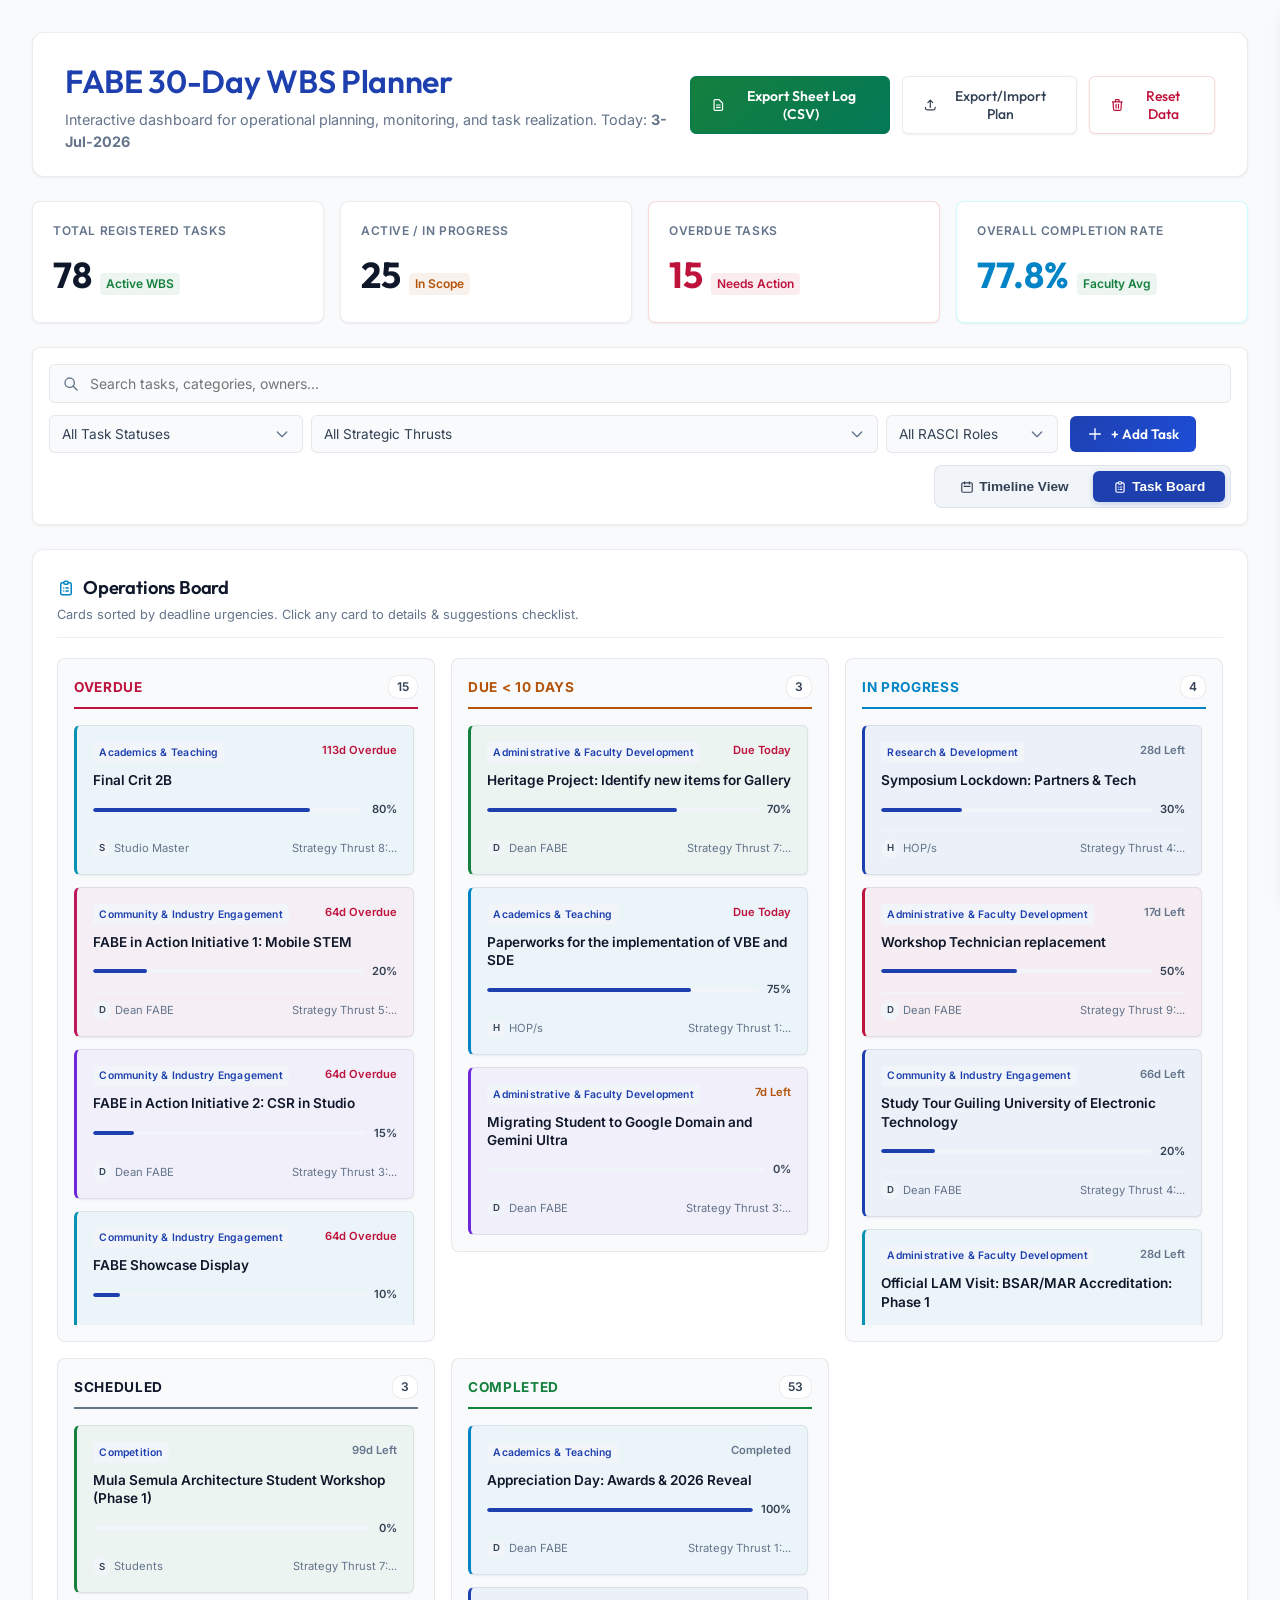
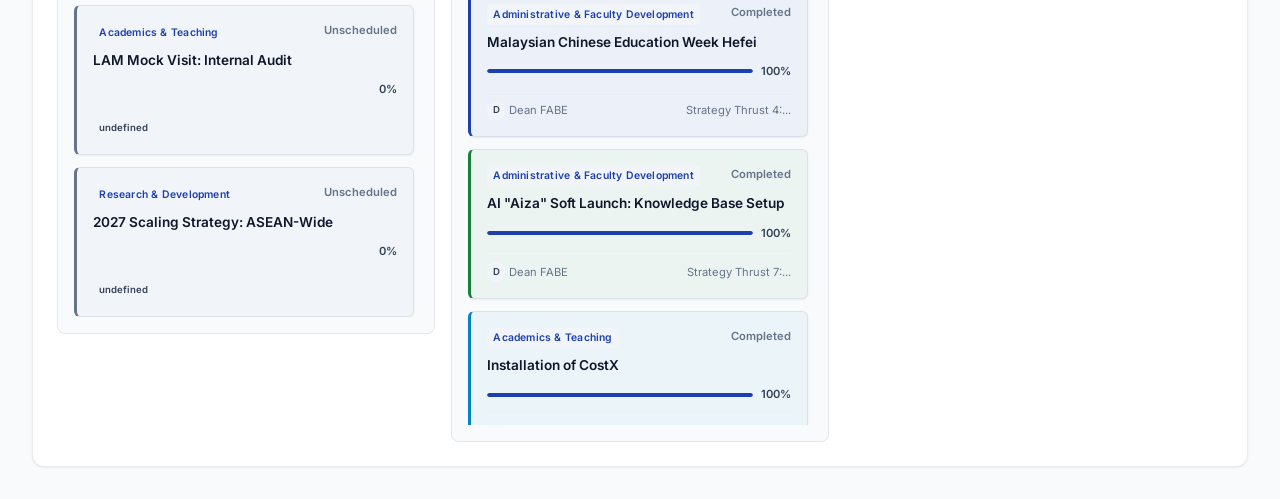
<file: index.html>
<!DOCTYPE html>
<html lang="en">
<head>
    <meta charset="UTF-8">
    <meta name="viewport" content="width=device-width, initial-scale=1.0">
    <title>FABE 30-Day Operational Planner & Dashboard</title>
    <meta name="description" content="An interactive management dashboard for planning the next 30 days of the Faculty of Built Environment (FABE) WBS tasks.">
    <link rel="stylesheet" href="style.css">
</head>
<body>
    <div class="dashboard-wrapper">
        <!-- Dashboard Header -->
        <header class="dashboard-header">
            <div class="header-title-area">
                <h1>FABE 30-Day WBS Planner</h1>
                <p>Interactive dashboard for operational planning, monitoring, and task realization. Today: <strong>3-Jul-2026</strong></p>
            </div>
            <div class="header-actions">
                <button class="btn btn-primary" id="btn-export-csv" style="background: linear-gradient(135deg, var(--color-emerald) 0%, #047857 100%); border-color: #047857; color: white;">
                    <svg width="16" height="16" fill="none" stroke="currentColor" viewBox="0 0 24 24"><path stroke-linecap="round" stroke-linejoin="round" stroke-width="2" d="M9 12h6m-6 4h6m2 5H7a2 2 0 01-2-2V5a2 2 0 012-2h5.586a1 1 0 01.707.293l5.414 5.414a1 1 0 01.293.707V19a2 2 0 01-2 2z"/></svg>
                    Export Sheet Log (CSV)
                </button>
                <button class="btn btn-secondary" id="btn-export">
                    <svg width="16" height="16" fill="none" stroke="currentColor" viewBox="0 0 24 24"><path stroke-linecap="round" stroke-linejoin="round" stroke-width="2" d="M4 16v1a3 3 0 003 3h10a3 3 0 003-3v-1m-4-8l-4-4m0 0L8 8m4-4v12"/></svg>
                    Export/Import Plan
                </button>
                <button class="btn btn-secondary" style="color: var(--color-crimson); border-color: rgba(239,68,68,0.2);" id="btn-reset">
                    <svg width="16" height="16" fill="none" stroke="currentColor" viewBox="0 0 24 24"><path stroke-linecap="round" stroke-linejoin="round" stroke-width="2" d="M19 7l-.867 12.142A2 2 0 0116.138 21H7.862a2 2 0 01-1.995-1.858L5 7m5 4v6m4-6v6m1-10V4a1 1 0 00-1-1h-4a1 1 0 00-1 1v3M4 7h16"/></svg>
                    Reset Data
                </button>
            </div>
        </header>

        <!-- Stats Section -->
        <section class="metrics-grid">
            <div class="metric-card">
                <span class="metric-label">Total Registered Tasks</span>
                <div class="metric-value-wrapper">
                    <span class="metric-value" id="stat-total-tasks">0</span>
                    <span class="metric-trend trend-success">Active WBS</span>
                </div>
            </div>
            <div class="metric-card">
                <span class="metric-label">Active / In Progress</span>
                <div class="metric-value-wrapper">
                    <span class="metric-value" id="stat-active-tasks">0</span>
                    <span class="metric-trend trend-warning">In Scope</span>
                </div>
            </div>
            <div class="metric-card" style="border-color: rgba(239, 68, 68, 0.2);">
                <span class="metric-label">Overdue Tasks</span>
                <div class="metric-value-wrapper">
                    <span class="metric-value" style="color: var(--color-crimson);" id="stat-overdue-tasks">0</span>
                    <span class="metric-trend trend-alert">Needs Action</span>
                </div>
            </div>
            <div class="metric-card" style="border-color: rgba(0, 242, 254, 0.2);">
                <span class="metric-label">Overall Completion Rate</span>
                <div class="metric-value-wrapper">
                    <span class="metric-value" style="color: var(--color-cyan);" id="stat-avg-progress">0%</span>
                    <span class="metric-trend trend-success">Faculty Avg</span>
                </div>
            </div>
        </section>

        <!-- Controls & Filters Section -->
        <section class="toolbar-section">
            <div class="search-box">
                <svg class="search-icon" width="16" height="16" fill="none" stroke="currentColor" viewBox="0 0 24 24"><path stroke-linecap="round" stroke-linejoin="round" stroke-width="2" d="M21 21l-6-6m2-5a7 7 0 11-14 0 7 7 0 0114 0z"/></svg>
                <input type="text" class="search-input" id="search-input" placeholder="Search tasks, categories, owners...">
            </div>
            
            <div class="filter-group">
                <select class="select-filter" id="filter-status">
                    <option value="all">All Task Statuses</option>
                    <option value="active">Active (In Progress / Not Started)</option>
                    <option value="overdue">Overdue Tasks</option>
                    <option value="urgent">Urgent (Due in 10 Days)</option>
                    <option value="completed">Completed Tasks</option>
                </select>
                
                <select class="select-filter" id="filter-thrust">
                    <option value="all">All Strategic Thrusts</option>
                    <!-- Populated dynamically via JS -->
                </select>
                
                <select class="select-filter" id="filter-rasci">
                    <option value="all">All RASCI Roles</option>
                    <!-- Populated dynamically via JS -->
                </select>
            </div>

            <button class="btn btn-primary" id="btn-add-task" style="background: linear-gradient(135deg, var(--color-blue) 0%, #1d4ed8 100%); color: white; padding: 0.5rem 1rem; border-radius: 6px; font-size: 0.85rem;">
                <svg width="16" height="16" fill="none" stroke="currentColor" viewBox="0 0 24 24"><path stroke-linecap="round" stroke-linejoin="round" stroke-width="2" d="M12 4v16m8-8H4"/></svg>
                + Add Task
            </button>
            
            <div class="view-toggle">
                <button class="toggle-btn" id="btn-view-timeline">
                    <svg width="14" height="14" fill="none" stroke="currentColor" viewBox="0 0 24 24"><path stroke-linecap="round" stroke-linejoin="round" stroke-width="2" d="M8 7V3m8 4V3m-9 8h10M5 21h14a2 2 0 002-2V7a2 2 0 00-2-2H5a2 2 0 00-2 2v12a2 2 0 002 2z"/></svg>
                    Timeline View
                </button>
                <button class="toggle-btn active" id="btn-view-board">
                    <svg width="14" height="14" fill="none" stroke="currentColor" viewBox="0 0 24 24"><path stroke-linecap="round" stroke-linejoin="round" stroke-width="2" d="M9 5H7a2 2 0 00-2 2v12a2 2 0 002 2h10a2 2 0 002-2V7a2 2 0 00-2-2h-2M9 5a2 2 0 002 2h2a2 2 0 002-2M9 5a2 2 0 012-2h2a2 2 0 012 2m-3 7h3m-3 4h3m-6-4h.01M9 16h.01"/></svg>
                    Task Board
                </button>
            </div>
        </section>

        <!-- Main Workspace Panels -->
        <main class="workspace-container">
            <!-- Timeline Panel -->
            <div class="workspace-panel" id="timeline-view-panel">
                <div class="panel-header">
                    <div>
                        <h2 class="panel-title">
                            <svg width="18" height="18" fill="none" stroke="var(--color-cyan)" viewBox="0 0 24 24"><path stroke-linecap="round" stroke-linejoin="round" stroke-width="2" d="M8 7V3m8 4V3m-9 8h10M5 21h14a2 2 0 002-2V7a2 2 0 00-2-2H5a2 2 0 00-2 2v12a2 2 0 002 2z"/></svg>
                            Gantt Chart (30-Day Window: 3 July 2026 - 2 August 2026)
                        </h2>
                        <span class="panel-subtitle">Visualizes task schedules and progress. Click task name to open detail planners.</span>
                    </div>
                </div>
                <div class="timeline-viewport">
                    <div class="timeline-chart" id="timeline-chart">
                        <!-- Rendered dynamically via JS -->
                    </div>
                </div>
            </div>

            <!-- Kanban Board Panel -->
            <div class="workspace-panel" id="board-view-panel" style="display: none;">
                <div class="panel-header">
                    <div>
                        <h2 class="panel-title">
                            <svg width="18" height="18" fill="none" stroke="var(--color-cyan)" viewBox="0 0 24 24"><path stroke-linecap="round" stroke-linejoin="round" stroke-width="2" d="M9 5H7a2 2 0 00-2 2v12a2 2 0 002 2h10a2 2 0 002-2V7a2 2 0 00-2-2h-2M9 5a2 2 0 002 2h2a2 2 0 002-2M9 5a2 2 0 012-2h2a2 2 0 012 2m-3 7h3m-3 4h3m-6-4h.01M9 16h.01"/></svg>
                            Operations Board
                        </h2>
                        <span class="panel-subtitle">Cards sorted by deadline urgencies. Click any card to details & suggestions checklist.</span>
                    </div>
                </div>
                <div class="kanban-board">
                    <!-- Overdue -->
                    <div class="kanban-column">
                        <div class="column-header" style="border-bottom-color: var(--color-crimson);">
                            <span class="column-title" style="color: var(--color-crimson);">Overdue</span>
                            <span class="column-badge" id="count-overdue">0</span>
                        </div>
                        <div class="task-cards-list" id="kanban-overdue"></div>
                    </div>
                    <!-- Today / Urgent -->
                    <div class="kanban-column">
                        <div class="column-header" style="border-bottom-color: var(--color-amber);">
                            <span class="column-title" style="color: var(--color-amber);">Due &lt; 10 Days</span>
                            <span class="column-badge" id="count-urgent">0</span>
                        </div>
                        <div class="task-cards-list" id="kanban-urgent"></div>
                    </div>
                    <!-- In Progress -->
                    <div class="kanban-column">
                        <div class="column-header" style="border-bottom-color: var(--color-cyan);">
                            <span class="column-title" style="color: var(--color-cyan);">In Progress</span>
                            <span class="column-badge" id="count-active">0</span>
                        </div>
                        <div class="task-cards-list" id="kanban-active"></div>
                    </div>
                    <!-- Future Scheduled -->
                    <div class="kanban-column">
                        <div class="column-header" style="border-bottom-color: var(--text-muted);">
                            <span class="column-title">Scheduled</span>
                            <span class="column-badge" id="count-upcoming">0</span>
                        </div>
                        <div class="task-cards-list" id="kanban-upcoming"></div>
                    </div>
                    <!-- Completed -->
                    <div class="kanban-column">
                        <div class="column-header" style="border-bottom-color: var(--color-emerald);">
                            <span class="column-title" style="color: var(--color-emerald);">Completed</span>
                            <span class="column-badge" id="count-completed">0</span>
                        </div>
                        <div class="task-cards-list" id="kanban-completed"></div>
                    </div>
                </div>
            </div>
        </main>
    </div>

    <!-- Side Details Panel Drawer -->
    <div class="drawer-overlay" id="drawer-overlay"></div>
    <aside class="details-drawer" id="details-drawer">
        <header class="drawer-header">
            <div class="drawer-title-area">
                <span class="task-category" style="align-self: flex-start;" id="detail-category">Academics</span>
                <h3 class="drawer-title" id="drawer-task-name">Task Name</h3>
            </div>
            <button class="btn-close-drawer" id="btn-close-drawer">&times;</button>
        </header>
        <div class="drawer-content">
            <!-- READ-ONLY MODE CONTAINER -->
            <div id="drawer-view-mode">
                <!-- Strategic Thrust -->
                <div class="details-group" style="margin-bottom: 1.25rem;">
                    <span class="details-label">Strategic Thrust</span>
                    <div class="details-value badge" id="detail-thrust">Thrust</div>
                </div>
                
                <!-- Metadata Grid -->
                <div style="display: grid; grid-template-columns: 1fr 1fr; gap: 1rem; margin-bottom: 1.25rem;">
                    <div class="details-group">
                        <span class="details-label">RASCI Owner</span>
                        <span class="details-value" id="detail-rasci">Dean</span>
                    </div>
                    <div class="details-group">
                        <span class="details-label">Report To</span>
                        <span class="details-value" id="detail-report-to">EMC</span>
                    </div>
                </div>

                <div class="details-group" style="margin-bottom: 1.25rem;">
                    <span class="details-label">Timeline Dates</span>
                    <span class="details-value" id="detail-dates">1-Jul-2026 to 31-Jul-2026</span>
                </div>

                <!-- Issues / Actions taken -->
                <div class="details-group" style="margin-bottom: 1.25rem;">
                    <span class="details-label">Major Issues / Incidents</span>
                    <span class="details-value" style="color: var(--color-amber); line-height: 1.4;" id="detail-issues">None</span>
                </div>

                <div class="details-group" style="margin-bottom: 1.5rem;">
                    <span class="details-label">Actions Taken</span>
                    <span class="details-value" style="line-height: 1.4;" id="detail-actions">None</span>
                </div>

                <!-- Action Button in View Mode -->
                <div style="margin-bottom: 1.5rem;">
                    <button class="btn btn-secondary" id="btn-edit-task" style="width: 100%; justify-content: center; border-radius: 6px; box-shadow: var(--shadow-sm);">
                        <svg width="16" height="16" fill="none" stroke="currentColor" viewBox="0 0 24 24"><path stroke-linecap="round" stroke-linejoin="round" stroke-width="2" d="M11 5H6a2 2 0 00-2 2v11a2 2 0 002 2h11a2 2 0 002-2v-5m-1.414-9.414a2 2 0 112.828 2.828L11.828 15H9v-2.828l8.586-8.586z"/></svg>
                        Edit Task Details
                    </button>
                </div>
            </div>

            <!-- EDIT MODE CONTAINER -->
            <form id="drawer-edit-mode" style="display: none; flex-direction: column; gap: 1.25rem; margin-bottom: 1.5rem;">
                <!-- Task Name Edit -->
                <div class="details-group">
                    <label class="details-label" for="edit-task-name">Task Name</label>
                    <input type="text" class="add-step-input" id="edit-task-name" required style="font-size: 0.9rem; padding: 0.6rem;">
                </div>

                <!-- Category & Strategic Thrust Edit -->
                <div class="details-group">
                    <label class="details-label" for="edit-category">Category</label>
                    <select class="select-filter" id="edit-category" style="width: 100%; font-size: 0.85rem; padding: 0.6rem; border-radius: 6px; border: 1px solid var(--border-color); background-color: var(--bg-primary);">
                        <option value="Academics & Teaching">Academics & Teaching</option>
                        <option value="Administrative & Faculty Development">Administrative & Faculty Development</option>
                        <option value="Community & Industry Engagement">Community & Industry Engagement</option>
                        <option value="Competition">Competition</option>
                        <option value="Research & Development">Research & Development</option>
                    </select>
                </div>

                <div style="display: grid; grid-template-columns: 2fr 1fr; gap: 1rem;">
                    <div class="details-group">
                        <label class="details-label" for="edit-thrust">Strategic Thrust</label>
                        <select class="select-filter" id="edit-thrust" style="width: 100%; font-size: 0.85rem; padding: 0.6rem; border-radius: 6px; border: 1px solid var(--border-color); background-color: var(--bg-primary);">
                            <option value="">None / Routine</option>
                            <option value="Strategy Thrust 1: Academic Excellence and Curriculum Innovation">Strategy Thrust 1: Academic Excellence and Curriculum Innovation</option>
                            <option value="Strategy Thrust 3: Digital Transformation, Smart Campus and ESG Commitment">Strategy Thrust 3: Digital Transformation, Smart Campus and ESG Commitment</option>
                            <option value="Strategy Thrust 4: Internationalisation and Global Partnership">Strategy Thrust 4: Internationalisation and Global Partnership</option>
                            <option value="Strategy Thrust 5: Building A Global Connected University">Strategy Thrust 5: Building A Global Connected University</option>
                            <option value="Strategy Thrust 6: Financial Sustainability and Resource Optimisation">Strategy Thrust 6: Financial Sustainability and Resource Optimisation</option>
                            <option value="Strategy Thrust 7: Enhancing Student Experience">Strategy Thrust 7: Enhancing Student Experience</option>
                            <option value="Strategy Thrust 8: Industrial Engagement and Employability">Strategy Thrust 8: Industrial Engagement and Employability</option>
                            <option value="Strategy Thrust 9: Talent Management Governance and Organisational Excellence">Strategy Thrust 9: Talent Management Governance and Organisational Excellence</option>
                            <option value="ROUTINE">ROUTINE</option>
                        </select>
                    </div>
                    <div class="details-group">
                        <label class="details-label" for="edit-milestone">Milestone</label>
                        <select class="select-filter" id="edit-milestone" style="width: 100%; font-size: 0.85rem; padding: 0.6rem; border-radius: 6px; border: 1px solid var(--border-color); background-color: var(--bg-primary);">
                            <option value="No">No</option>
                            <option value="Yes">Yes</option>
                        </select>
                    </div>
                </div>

                <!-- RASCI Owner Multi-Select -->
                <div class="details-group">
                    <label class="details-label">RASCI Owner (Select Multiple)</label>
                    <div class="checkbox-group-grid" id="edit-rasci-container">
                        <!-- Populated dynamically via JS -->
                    </div>
                </div>

                <!-- Report To Multi-Select -->
                <div class="details-group">
                    <label class="details-label">Report To (Select Multiple)</label>
                    <div class="checkbox-group-grid" id="edit-report-to-container">
                        <!-- Populated dynamically via JS -->
                    </div>
                </div>

                <!-- Dates Edit -->
                <div style="display: grid; grid-template-columns: 1fr 1fr; gap: 1rem;">
                    <div class="details-group">
                        <label class="details-label" for="edit-start-date">Start Date</label>
                        <input type="date" class="add-step-input" id="edit-start-date" style="font-size: 0.9rem; padding: 0.6rem;">
                    </div>
                    <div class="details-group">
                        <label class="details-label" for="edit-deadline">Deadline</label>
                        <input type="date" class="add-step-input" id="edit-deadline" style="font-size: 0.9rem; padding: 0.6rem;">
                    </div>
                </div>

                <!-- Issues & Actions Edit -->
                <div class="details-group">
                    <label class="details-label" for="edit-issues">Major Issues / Incidents</label>
                    <textarea class="notes-textarea" id="edit-issues" placeholder="Specify any active risks or issues..." style="min-height: 60px; font-size: 0.85rem;"></textarea>
                </div>

                <div class="details-group">
                    <label class="details-label" for="edit-actions">Action Taken</label>
                    <textarea class="notes-textarea" id="edit-actions" placeholder="Specify corrective actions taken..." style="min-height: 60px; font-size: 0.85rem;"></textarea>
                </div>

                <!-- Progress & Status Edit -->
                <div style="display: grid; grid-template-columns: 1fr 1fr; gap: 1rem;">
                    <div class="details-group">
                        <label class="details-label" for="edit-progress">Progress %</label>
                        <input type="number" class="add-step-input" id="edit-progress" min="0" max="100" style="font-size: 0.9rem; padding: 0.6rem;">
                    </div>
                    <div class="details-group">
                        <label class="details-label" for="edit-status">Status</label>
                        <select class="select-filter" id="edit-status" style="width: 100%; font-size: 0.85rem; padding: 0.6rem; border-radius: 6px; border: 1px solid var(--border-color); background-color: var(--bg-primary);">
                            <option value="Not Start">Not Start</option>
                            <option value="In Progress">In Progress</option>
                            <option value="Milestone">Milestone</option>
                            <option value="Completed">Completed</option>
                        </select>
                    </div>
                </div>

                <!-- Edit Mode Buttons -->
                <div style="display: flex; gap: 0.5rem; margin-top: 0.5rem;">
                    <button type="submit" class="btn btn-primary" id="btn-save-task" style="flex: 1; justify-content: center; border-radius: 6px;">Save</button>
                    <button type="button" class="btn btn-secondary" id="btn-cancel-edit" style="flex: 1; justify-content: center; border-radius: 6px; box-shadow: var(--shadow-sm);">Cancel</button>
                </div>
                
                <div style="margin-top: 0.5rem;">
                    <button type="button" class="btn btn-secondary" id="btn-delete-task" style="width: 100%; justify-content: center; color: var(--color-crimson); border-color: rgba(239,68,68,0.2); border-radius: 6px; box-shadow: var(--shadow-sm);">
                        <svg width="16" height="16" fill="none" stroke="currentColor" viewBox="0 0 24 24"><path stroke-linecap="round" stroke-linejoin="round" stroke-width="2" d="M19 7l-.867 12.142A2 2 0 0116.138 21H7.862a2 2 0 01-1.995-1.858L5 7m5 4v6m4-6v6m1-10V4a1 1 0 00-1-1h-4a1 1 0 00-1 1v3M4 7h16"/></svg>
                        Delete Task
                    </button>
                </div>
            </form>

            <!-- Interactive Suggestions Checklist -->
            <div class="suggestions-box" style="margin-bottom: 1.25rem;">
                <div class="checklist-title-area">
                    <span class="details-label">Realization Checklist</span>
                    <span class="details-label" style="color: var(--color-cyan);" id="checklist-count">(0/0 steps)</span>
                </div>
                <ul class="steps-checklist" id="steps-checklist">
                    <!-- Rendered dynamically -->
                </ul>
                <form class="add-step-form" id="add-step-form">
                    <input type="text" class="add-step-input" id="add-step-input" placeholder="Add custom action item...">
                    <button type="submit" class="btn btn-secondary" style="padding: 0.35rem 0.75rem; font-size: 0.75rem; border-radius: 4px; box-shadow: var(--shadow-sm);">+ Add</button>
                </form>
            </div>

            <!-- Notes Editor -->
            <div class="details-group" style="margin-bottom: 1.25rem;">
                <span class="details-label">Custom Planning Notes</span>
                <textarea class="notes-textarea" id="notes-area" placeholder="Enter custom notes or update actions taken..."></textarea>
            </div>

            <!-- Task Progress Indicator -->
            <div class="details-group">
                <span class="details-label">Task Progress</span>
                <div class="task-progress-section" style="margin-top: 0.5rem;">
                    <div class="progress-track" style="height: 6px;">
                        <div class="progress-fill" id="detail-progress-fill" style="width: 0%"></div>
                    </div>
                    <span class="progress-pct" style="font-size: 0.85rem;" id="detail-progress-pct">0%</span>
                </div>
            </div>
        </div>
    </aside>

    <!-- Import / Export Modal -->
    <div class="modal" id="import-export-modal">
        <div class="modal-header">
            <h3 style="font-family: var(--font-heading);">Import / Export Planning Data</h3>
            <button class="btn-close-drawer" id="btn-close-modal">&times;</button>
        </div>
        <div class="modal-body">
            <p style="font-size: 0.8rem; color: var(--text-secondary); line-height: 1.4;">
                Copy this JSON content to backup your planning changes, or paste a previously saved JSON state to load it into the dashboard.
            </p>
            <textarea class="json-textarea" id="json-data-area"></textarea>
        </div>
        <div class="modal-footer">
            <button class="btn btn-secondary" id="btn-copy-json">Copy to Clipboard</button>
            <button class="btn btn-secondary" id="btn-modal-cancel">Cancel</button>
            <button class="btn btn-primary" id="btn-modal-import">Import JSON</button>
        </div>
    </div>

    <!-- Scripts -->
    <script src="wbs_data.js"></script>
    <script src="app.js"></script>
</body>
</html>
</file>
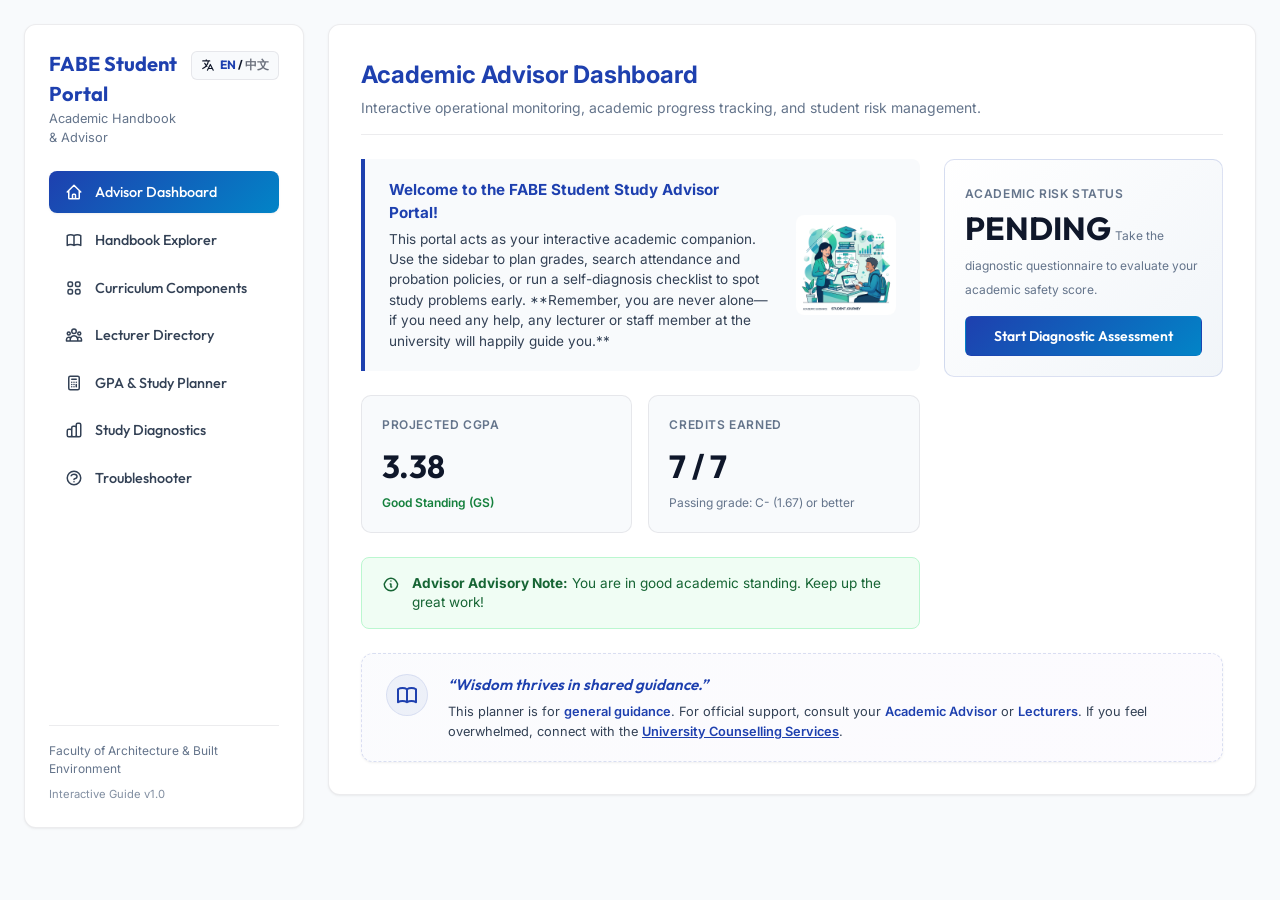
<file: Academic Handbook/index.html>
<!DOCTYPE html>
<html lang="en">
<head>
    <meta charset="UTF-8">
    <meta name="viewport" content="width=device-width, initial-scale=1.0">
    <title>FABE Academic Handbook & Student Study Advisor</title>
    <meta name="description" content="Interactive academic advisor, GPA planner, study risk diagnostic tool, and academic regulations explorer for FABE students.">
    <link rel="stylesheet" href="style.css">
</head>
<body>
    <div class="app-container">
        <!-- Sidebar Navigation -->
        <aside class="app-sidebar">
            <div class="sidebar-header">
                <div style="display: flex; justify-content: space-between; align-items: flex-start; gap: 0.5rem;">
                    <div>
                        <h2 data-i18n="portal_title">FABE Student Portal</h2>
                        <p data-i18n="portal_subtitle">Academic Handbook & Advisor</p>
                    </div>
                    <button id="btn-lang-toggle" type="button" class="btn btn-secondary" style="padding: 0.3rem 0.55rem; font-size: 0.75rem; font-weight: 700; border-radius: 6px; display: flex; align-items: center; gap: 0.35rem; background: var(--bg-primary); border: 1px solid var(--border-color); color: var(--text-primary); cursor: pointer; transition: all 0.2s ease; flex-shrink: 0; margin-top: 2px;" title="Switch Language / 切换语言">
                        <svg width="14" height="14" fill="none" stroke="currentColor" viewBox="0 0 24 24" style="pointer-events: none;"><path stroke-linecap="round" stroke-linejoin="round" stroke-width="2" d="M3 5h12M9 3v2m1.048 9.5A18.022 18.022 0 016.412 9m6.088 9h7M11 21l5-10 5 10M12.751 5C11.783 10.77 8.07 15.61 3 18.129"/></svg>
                        <span id="lang-toggle-label" style="pointer-events: none;"><strong style="color: var(--color-blue);">EN</strong> / <span style="opacity: 0.6;">中文</span></span>
                    </button>
                </div>
            </div>
            
            <nav>
                <ul class="nav-menu">
                    <li class="nav-item">
                        <button class="active" data-tab="dashboard">
                            <svg viewBox="0 0 24 24"><path stroke-linecap="round" stroke-linejoin="round" stroke-width="2" d="M3 12l2-2m0 0l7-7 7 7M5 10v10a1 1 0 001 1h3m10-11l2 2m-2-2v10a1 1 0 01-1 1h-3m-6 0a1 1 0 001-1v-4a1 1 0 011-1h2a1 1 0 011 1v4a1 1 0 001 1m-6 0h6"/></svg>
                            <span data-i18n="nav_dashboard">Advisor Dashboard</span>
                        </button>
                    </li>
                    <li class="nav-item">
                        <button data-tab="search">
                            <svg viewBox="0 0 24 24"><path stroke-linecap="round" stroke-linejoin="round" stroke-width="2" d="M12 6.253v13m0-13C10.832 5.477 9.246 5 7.5 5S4.168 5.477 3 6.253v13C4.168 18.477 5.754 18 7.5 18s3.332.477 4.5 1.253m0-13C13.168 5.477 14.754 5 16.5 5c1.747 0 3.332.477 4.5 1.253v13C19.832 18.477 18.247 18 16.5 18c-1.746 0-3.332.477-4.5 1.253"/></svg>
                            <span data-i18n="nav_search">Handbook Explorer</span>
                        </button>
                    </li>
                    <li class="nav-item">
                        <button data-tab="curriculum">
                            <svg viewBox="0 0 24 24" fill="none" stroke="currentColor" stroke-width="2"><path stroke-linecap="round" stroke-linejoin="round" d="M4 6a2 2 0 012-2h2a2 2 0 012 2v2a2 2 0 01-2 2H6a2 2 0 01-2-2V6zM14 6a2 2 0 012-2h2a2 2 0 012 2v2a2 2 0 01-2 2h-2a2 2 0 01-2-2V6zM4 16a2 2 0 012-2h2a2 2 0 012 2v2a2 2 0 01-2 2H6a2 2 0 01-2-2v-2zM14 16a2 2 0 012-2h2a2 2 0 012 2v2a2 2 0 01-2 2h-2a2 2 0 01-2-2v-2z"/></svg>
                            <span data-i18n="nav_curriculum">Curriculum Components</span>
                        </button>
                    </li>
                    <li class="nav-item">
                        <button data-tab="lecturers">
                            <svg viewBox="0 0 24 24" fill="none" stroke="currentColor" stroke-width="2"><path stroke-linecap="round" stroke-linejoin="round" d="M17 20h5v-2a3 3 0 00-5.356-1.857M17 20H7m10 0v-2c0-.656-.126-1.283-.356-1.857M7 20H2v-2a3 3 0 015.356-1.857M7 20v-2c0-.656.126-1.283.356-1.857m0 0a5.002 5.002 0 019.288 0M15 7a3 3 0 11-6 0 3 3 0 016 0zm6 3a2 2 0 11-4 0 2 2 0 014 0zM7 10a2 2 0 11-4 0 2 2 0 014 0z"/></svg>
                            <span data-i18n="nav_lecturers">Lecturer Directory</span>
                        </button>
                    </li>
                    <li class="nav-item">
                        <button data-tab="planner">
                            <svg viewBox="0 0 24 24"><path stroke-linecap="round" stroke-linejoin="round" stroke-width="2" d="M9 7h6m0 10v-3m-3 3h.01M9 17h.01M9 14h.01M12 14h.01M15 11h.01M12 11h.01M9 11h.01M7 21h10a2 2 0 002-2V5a2 2 0 00-2-2H7a2 2 0 00-2 2v14a2 2 0 002 2z"/></svg>
                            <span data-i18n="nav_planner">GPA & Study Planner</span>
                        </button>
                    </li>
                    <li class="nav-item">
                        <button data-tab="diagnose">
                            <svg viewBox="0 0 24 24"><path stroke-linecap="round" stroke-linejoin="round" stroke-width="2" d="M9 19v-6a2 2 0 00-2-2H5a2 2 0 00-2 2v6a2 2 0 002 2h2a2 2 0 002-2zm0 0V9a2 2 0 012-2h2a2 2 0 012 2v10m-6 0a2 2 0 002 2h2a2 2 0 002-2m0 0V5a2 2 0 012-2h2a2 2 0 012 2v14a2 2 0 01-2 2h-2a2 2 0 01-2-2z"/></svg>
                            <span data-i18n="nav_diagnose">Study Diagnostics</span>
                        </button>
                    </li>
                    <li class="nav-item">
                        <button data-tab="tree">
                            <svg viewBox="0 0 24 24"><path stroke-linecap="round" stroke-linejoin="round" stroke-width="2" d="M8.228 9c.549-1.165 2.03-2 3.772-2 2.21 0 4 1.343 4 3 0 1.4-1.278 2.575-3.006 2.907-.542.104-.994.54-.994 1.093m0 3h.01M21 12a9 9 0 11-18 0 9 9 0 0118 0z"/></svg>
                            <span data-i18n="nav_tree">Troubleshooter</span>
                        </button>
                    </li>
                </ul>
            </nav>
            
            <div class="sidebar-footer">
                <div data-i18n="footer_faculty">Faculty of Architecture & Built Environment</div>
                <div style="font-size: 0.7rem; opacity: 0.8;" data-i18n="footer_guide">Interactive Guide v1.0</div>
            </div>
        </aside>

        <!-- Main Content Area -->
        <main class="app-content">
            
            <!-- PANEL 1: DASHBOARD -->
            <div class="panel-card" id="dashboard-panel">
                <header class="panel-header">
                    <h1 class="panel-title" data-i18n="dash_title">Advisor Dashboard</h1>
                    <p class="panel-subtitle" data-i18n="dash_subtitle">Monitor academic standing, check study risk ratings, and view custom study advisory paths.</p>
                </header>

                <div class="dashboard-grid">
                    <div class="dashboard-main">
                        <div class="info-box">
                            <div class="info-box-text">
                                <h4 data-i18n="dash_welcome_head">Welcome to the FABE Student Study Advisor Portal!</h4>
                                <p data-i18n="dash_welcome_body">This portal acts as your interactive academic companion. Use the sidebar to plan grades, search attendance and probation policies, or run a self-diagnosis checklist to spot study problems early. **Remember, you are never alone—if you need any help, any lecturer or staff member at the university will happily guide you.**</p>
                            </div>
                            <img src="advisor_illustration.png" alt="Academic Advisor" class="info-box-img">
                        </div>

                        <div class="metric-row">
                            <div class="stat-card">
                                <span class="stat-label" data-i18n="dash_lbl_cgpa">Projected CGPA</span>
                                <span class="stat-val" id="dash-cgpa-val">0.00</span>
                                <span class="stat-desc" id="dash-standing-val">Good Standing (GS)</span>
                            </div>
                            <div class="stat-card">
                                <span class="stat-label" data-i18n="dash_lbl_credits">Credits Earned</span>
                                <span class="stat-val" id="dash-credits-val">0 / 0</span>
                                <span class="stat-desc" data-i18n="dash_desc_pass_grade">Passing grade: C- (1.67) or better</span>
                            </div>
                        </div>

                        <div id="dash-advisor-advice">
                            <!-- Injected dynamically based on CGPA status -->
                        </div>
                    </div>

                    <div class="dashboard-side">
                        <div class="stat-card" style="background: linear-gradient(135deg, var(--bg-secondary) 0%, var(--bg-tertiary) 100%); min-height: 200px; display: flex; flex-direction: column; justify-content: space-between; border-color: rgba(30, 64, 175, 0.15);">
                            <div>
                                <span class="stat-label" data-i18n="dash_lbl_risk_status">Academic Risk Status</span>
                                <span class="stat-val" id="dash-risk-val">PENDING</span>
                                <span class="stat-desc" id="dash-risk-desc" style="margin-top: 0.5rem; line-height: 1.4;">Take the diagnostic questionnaire to evaluate your academic safety score.</span>
                            </div>
                            <div class="dash-assessment-actions" style="margin-top: 1rem; display: flex; flex-direction: column; gap: 0.5rem; width: 100%;">
                                <button class="btn btn-primary" id="dash-start-assessment-btn" style="width: 100%; justify-content: center;">
                                    <span data-i18n="dash_btn_start">Start Assessment</span>
                                </button>
                                <button class="btn btn-secondary" id="dash-view-results-btn" style="width: 100%; justify-content: center; display: none;">
                                    <span data-i18n="dash_btn_view">View Results</span>
                                </button>
                                <button class="btn btn-accent" id="dash-retake-assessment-btn" style="width: 100%; justify-content: center; display: none;">
                                    <span data-i18n="dash_btn_retake">Retake Assessment</span>
                                </button>
                            </div>
                        </div>
                    </div>
                </div>
                <!-- Advisory Wisdom & Disclaimer -->
                <div class="wisdom-card" style="margin-top: 1.5rem;">
                    <div class="wisdom-icon">
                        <svg width="24" height="24" fill="none" stroke="currentColor" stroke-width="2" viewBox="0 0 24 24"><path stroke-linecap="round" stroke-linejoin="round" d="M12 6.253v13m0-13C10.832 5.477 9.246 5 7.5 5S4.168 5.477 3 6.253v13C4.168 18.477 5.754 18 7.5 18s3.332.477 4.5 1.253m0-13C13.168 5.477 14.754 5 16.5 5c1.747 0 3.332.477 4.5 1.253v13C19.832 18.477 18.247 18 16.5 18c-1.746 0-3.332.477-4.5 1.253"/></svg>
                    </div>
                    <div class="wisdom-content">
                        <p class="wisdom-text" data-i18n="wisdom_quote">“Wisdom thrives in shared guidance.”</p>
                        <p class="wisdom-disclaimer" data-i18n="wisdom_disclaimer">This planner is for <strong>general guidance</strong>. For official support, consult your <strong>Academic Advisor</strong> or <strong>Lecturers</strong>. If you feel overwhelmed, connect with the <a href="https://klust.edu.my/current-students/klust-counselling-services/" target="_blank" style="color: var(--color-blue); font-weight: 600; text-decoration: underline;">University Counselling Services</a>.</p>
                    </div>
                </div>
            </div>

            <!-- PANEL 2: HANDBOOK SEARCH -->
            <div class="panel-card" id="search-panel" style="display: none;">
                <header class="panel-header">
                    <h1 class="panel-title" data-i18n="search_title">Academic Handbook Explorer</h1>
                    <p class="panel-subtitle" data-i18n="search_subtitle">Search official academic regulations, policies, and inclusive learning support.</p>
                </header>

                <div class="search-wrapper">
                    <div class="search-box-container">
                        <svg fill="none" stroke="currentColor" viewBox="0 0 24 24"><path stroke-linecap="round" stroke-linejoin="round" stroke-width="2" d="M21 21l-6-6m2-5a7 7 0 11-14 0 7 7 0 0114 0z"/></svg>
                        <input type="text" class="search-input" id="faq-search-input" data-i18n-placeholder="search_placeholder" placeholder="Search regulations (e.g., 'attendance', 'probation', 'repeating')...">
                    </div>

                    <div class="faq-list" id="faq-list-container">
                        <!-- Populated dynamically -->
                    </div>
                </div>
            </div>

            <!-- PANEL 2.5: CURRICULUM COMPONENTS -->
            <div class="panel-card" id="curriculum-panel" style="display: none;">
                <header class="panel-header">
                    <h1 class="panel-title" data-i18n="curriculum_title">Curriculum Components</h1>
                    <p class="panel-subtitle" data-i18n="curriculum_subtitle">Overview of FABE program structures, credit distributions, and MPU requirement pillars.</p>
                </header>

                <div class="curriculum-layout" style="display: flex; flex-direction: column; gap: 2rem;">
                    <!-- Overview section -->
                    <div style="background: linear-gradient(135deg, rgba(30, 64, 175, 0.02) 0%, rgba(109, 40, 217, 0.02) 100%); border: 1px solid var(--border-color); border-radius: 12px; padding: 1.5rem;">
                        <h2 style="font-family: var(--font-heading); color: var(--text-primary); margin-bottom: 0.5rem; font-size: 1.4rem; font-weight: 700;" data-i18n="curr_struct_title">Curriculum Structure</h2>
                        <p style="font-size: 0.95rem; color: var(--text-secondary); line-height: 1.6; margin-bottom: 1.5rem;">
                            <span data-i18n="curr_struct_intro">Each academic program is composed of three main categories of subjects. Students must fulfill the credit requirements for all categories to be eligible for graduation.</span>
                        </p>
                        
                        <div class="curriculum-grid" style="display: grid; grid-template-columns: repeat(auto-fit, minmax(280px, 1fr)); gap: 1.25rem;">
                            <!-- Category 1 -->
                            <div class="stat-card" style="display: flex; flex-direction: column; gap: 0.5rem; height: 100%; border-color: rgba(30, 64, 175, 0.1); background: var(--bg-primary);">
                                <h3 style="font-family: var(--font-heading); font-size: 1.1rem; color: var(--color-blue); font-weight: 700;"><span data-i18n="curr_c1_title">1. Core Courses</span></h3>
                                <p style="font-size: 0.85rem; color: var(--text-secondary); line-height: 1.5;">
                                    <span data-i18n="curr_c1_desc">These are compulsory major subjects that form the fundamental knowledge of your chosen field of study. The detailed list of core courses for each semester can be found in the GPA & Study Planner tab.</span>
                                </p>
                            </div>
                            <!-- Category 2 -->
                            <div class="stat-card" style="display: flex; flex-direction: column; gap: 0.5rem; height: 100%; border-color: rgba(30, 64, 175, 0.1); background: var(--bg-primary);">
                                <h3 style="font-family: var(--font-heading); font-size: 1.1rem; color: var(--color-emerald); font-weight: 700;"><span data-i18n="curr_c2_title">2. MPU / University Subjects</span></h3>
                                <p style="font-size: 0.85rem; color: var(--text-secondary); line-height: 1.5;">
                                    <span data-i18n="curr_c2_desc">These are compulsory subjects mandated by the Ministry of Higher Education Malaysia. All students must pass these subjects. The specific requirements and subject options for Diploma and Bachelor programs are detailed below on this page.</span>
                                </p>
                            </div>
                            <!-- Category 3 -->
                            <div class="stat-card" style="display: flex; flex-direction: column; gap: 0.5rem; height: 100%; border-color: rgba(30, 64, 175, 0.1); background: var(--bg-primary);">
                                <h3 style="font-family: var(--font-heading); font-size: 1.1rem; color: var(--color-amber); font-weight: 700;"><span data-i18n="curr_c3_title">3. Elective Courses</span></h3>
                                <p style="font-size: 0.85rem; color: var(--text-secondary); line-height: 1.5;">
                                    <span data-i18n="curr_c3_desc">These courses allow students to explore specific areas of interest within their broader field. Students can choose from a predefined list of subjects to meet the elective credit requirements.</span>
                                </p>
                            </div>
                        </div>
                    </div>

                    <!-- Graduation Progress Section -->
                    <div style="border: 1px solid var(--border-color); border-radius: 12px; padding: 1.5rem; background: var(--bg-secondary);">
                        <h2 style="font-family: var(--font-heading); color: var(--text-primary); margin-bottom: 0.5rem; font-size: 1.4rem; font-weight: 700;" data-i18n="curr_breakdown_title">Tracking Graduation Progress</h2>
                        <p style="font-size: 0.95rem; color: var(--text-secondary); line-height: 1.6; margin-bottom: 1rem;">
                            <span data-i18n="curr_breakdown_intro">To graduate, a student must successfully complete all required credits from the three subject categories. Select a program below to inspect its credit distribution.</span>
                        </p>

                        <!-- Program Selectors -->
                        <div class="program-selector-buttons" id="curr-program-selectors" style="display: flex; gap: 0.5rem; flex-wrap: wrap; margin-bottom: 1.5rem;">
                            <!-- Rendered dynamically -->
                        </div>

                        <!-- Active Program Credit Card -->
                        <div id="curr-credit-card-container">
                            <!-- Rendered dynamically -->
                        </div>
                    </div>

                    <!-- MPU Details Section -->
                    <div style="border: 1px solid var(--border-color); border-radius: 12px; padding: 1.5rem; background: var(--bg-secondary);">
                        <h2 style="font-family: var(--font-heading); color: var(--text-primary); margin-bottom: 0.5rem; font-size: 1.4rem; font-weight: 700;" data-i18n="curr_mpu_header">MPU / University Subjects Details</h2>
                        <p style="font-size: 0.95rem; color: var(--text-secondary); line-height: 1.6; margin-bottom: 1rem;">
                            <span data-i18n="curr_mpu_intro">The tables below show the required subjects and selection rules for each program level.</span>
                        </p>

                        <!-- Student Category Selectors -->
                        <div class="mpu-selector-buttons" id="curr-mpu-selectors" style="display: flex; gap: 0.5rem; flex-wrap: wrap; margin-bottom: 1.5rem;">
                            <!-- Rendered dynamically -->
                        </div>

                        <!-- Active MPU Rules and Tables -->
                        <div id="curr-mpu-tables-container" style="display: flex; flex-direction: column; gap: 1.5rem;">
                            <!-- Rendered dynamically -->
                        </div>
                    </div>

                    <!-- Advisory Wisdom Card -->
                    <div class="wisdom-card">
                        <div class="wisdom-icon">
                            <svg width="24" height="24" fill="none" stroke="currentColor" stroke-width="2" viewBox="0 0 24 24"><path stroke-linecap="round" stroke-linejoin="round" d="M12 6.253v13m0-13C10.832 5.477 9.246 5 7.5 5S4.168 5.477 3 6.253v13C4.168 18.477 5.754 18 7.5 18s3.332.477 4.5 1.253m0-13C13.168 5.477 14.754 5 16.5 5c1.747 0 3.332.477 4.5 1.253v13C19.832 18.477 18.247 18 16.5 18c-1.746 0-3.332.477-4.5 1.253"/></svg>
                        </div>
                        <div class="wisdom-content">
                            <p class="wisdom-text" data-i18n="wisdom_quote">“Wisdom thrives in shared guidance.”</p>
                            <p class="wisdom-disclaimer" data-i18n="wisdom_disclaimer">This planner is for <strong>general guidance</strong>. For official support, consult your <strong>Academic Advisor</strong> or <strong>Lecturers</strong>. If you feel overwhelmed, connect with the <a href="https://klust.edu.my/current-students/klust-counselling-services/" target="_blank" style="color: var(--color-blue); font-weight: 600; text-decoration: underline;">University Counselling Services</a>.</p>
                        </div>
                    </div>
                </div>
            </div>

            <!-- PANEL 2.7: LECTURER DIRECTORY -->
            <div class="panel-card" id="lecturers-panel" style="display: none;">
                <header class="panel-header">
                    <h1 class="panel-title" data-i18n="lecturer_title">Lecturer Directory</h1>
                    <p class="panel-subtitle" data-i18n="lecturer_subtitle">Find contact information, qualifications, and areas of specialization for FABE staff.</p>
                </header>

                <div class="lecturers-layout" style="display: flex; flex-direction: column; gap: 1.5rem;">
                    <!-- Search and filters -->
                    <div style="display: flex; gap: 1rem; flex-wrap: wrap;">
                        <div class="search-box-container" style="flex: 2; min-width: 250px; position: relative;">
                            <svg fill="none" stroke="currentColor" viewBox="0 0 24 24" style="position: absolute; left: 1rem; top: 50%; transform: translateY(-50%); width: 1.25rem; height: 1.25rem; color: var(--text-muted);"><path stroke-linecap="round" stroke-linejoin="round" stroke-width="2" d="M21 21l-6-6m2-5a7 7 0 11-14 0 7 7 0 0114 0z"/></svg>
                            <input type="text" class="search-input" id="lecturer-search-input" placeholder="Search lecturers (e.g. name, specialization, program)..." style="padding-left: 3rem; width: 100%;">
                        </div>
                        <select class="select-input" id="lecturer-program-filter" style="flex: 1; min-width: 180px;">
                            <option value="all">All Departments / Roles</option>
                            <option value="architecture">Architecture</option>
                            <option value="quantity-surveying">Quantity Surveying</option>
                            <option value="landscape-architecture">Landscape Architecture</option>
                            <option value="management">Management & Others</option>
                        </select>
                    </div>

                    <!-- Directory Grid -->
                    <div class="lecturer-grid" id="lecturers-grid-container" style="display: grid; grid-template-columns: repeat(auto-fill, minmax(280px, 1fr)); gap: 1.25rem;">
                        <!-- Rendered dynamically -->
                    </div>
                </div>
            </div>

            <!-- PANEL 3: GPA PLANNER -->
            <div class="panel-card" id="planner-panel" style="display: none;">
                <header class="panel-header">
                    <h1 class="panel-title" data-i18n="planner_title">GPA & Study Planner</h1>
                    <p class="panel-subtitle" data-i18n="planner_subtitle">Import your syllabus path, log current semesters, and simulate grades to forecast CGPA.</p>
                </header>

                <div class="planner-layout">
                    <!-- Setup and Import Row -->
                    <div class="setup-card">
                        <div class="form-group">
                            <label for="planner-program-select" data-i18n="planner_load_label">Load Syllabus Template</label>
                            <select class="select-input" id="planner-program-select">
                                <!-- Populated dynamically -->
                            </select>
                        </div>
                        <div style="margin-left: auto; display: flex; gap: 0.5rem;">
                            <button class="btn btn-secondary" id="btn-clear-planner"><span data-i18n="planner_btn_reset">Reset Planner</span></button>
                            <button class="btn btn-accent" id="btn-print-planner">
                                <svg width="16" height="16" fill="none" stroke="currentColor" stroke-width="2" viewBox="0 0 24 24"><path stroke-linecap="round" stroke-linejoin="round" d="M17 17h2a2 2 0 002-2v-4a2 2 0 00-2-2H5a2 2 0 00-2 2v4a2 2 0 002 2h2m2 4h10a2 2 0 002-2v-4a2 2 0 00-2-2H9a2 2 0 00-2 2v4a2 2 0 002 2zm8-12V5a2 2 0 00-2-2H9a2 2 0 00-2 2v4h10z"/></svg>
                                <span data-i18n="planner_btn_print">Print Plan</span>
                            </button>
                            <button class="btn btn-primary" id="btn-add-semester"><span data-i18n="planner_btn_add_sem">+ Add Semester</span></button>
                        </div>
                    </div>

                    <!-- Planner Summary Cards -->
                    <div class="metric-row">
                        <div class="stat-card">
                            <span class="stat-label">Projected CGPA</span>
                            <span class="stat-val" id="planner-cgpa-val">0.00</span>
                            <span class="stat-desc">Target CGPA needed: 2.00+</span>
                        </div>
                        <div class="stat-card">
                            <span class="stat-label">Planned Credits</span>
                            <span class="stat-val" id="planner-credits-val">0</span>
                            <span class="stat-desc">Fails excluded from completed count</span>
                        </div>
                    </div>

                    <div id="planner-alerts-container">
                        <!-- Warnings injected dynamically -->
                    </div>

                    <!-- Semesters List -->
                    <div class="semesters-container" id="semesters-container">
                        <!-- Populated dynamically -->
                    </div>
                </div>
                <!-- Advisory Wisdom & Disclaimer -->
                <div class="wisdom-card" style="margin-top: 1.5rem;">
                    <div class="wisdom-icon">
                        <svg width="24" height="24" fill="none" stroke="currentColor" stroke-width="2" viewBox="0 0 24 24"><path stroke-linecap="round" stroke-linejoin="round" d="M12 6.253v13m0-13C10.832 5.477 9.246 5 7.5 5S4.168 5.477 3 6.253v13C4.168 18.477 5.754 18 7.5 18s3.332.477 4.5 1.253m0-13C13.168 5.477 14.754 5 16.5 5c1.747 0 3.332.477 4.5 1.253v13C19.832 18.477 18.247 18 16.5 18c-1.746 0-3.332.477-4.5 1.253"/></svg>
                    </div>
                    <div class="wisdom-content">
                        <p class="wisdom-text" data-i18n="wisdom_quote">“Wisdom thrives in shared guidance.”</p>
                        <p class="wisdom-disclaimer" data-i18n="wisdom_disclaimer">This planner is for <strong>general guidance</strong>. For official support, consult your <strong>Academic Advisor</strong> or <strong>Lecturers</strong>. If you feel overwhelmed, connect with the <a href="https://klust.edu.my/current-students/klust-counselling-services/" target="_blank" style="color: var(--color-blue); font-weight: 600; text-decoration: underline;">University Counselling Services</a>.</p>
                    </div>
                </div>
            </div>

            <!-- PANEL 4: STUDY DIAGNOSTIC -->
            <div class="panel-card" id="diagnose-panel" style="display: none;">
                <header class="panel-header">
                    <h1 class="panel-title" data-i18n="diagnose_title">Study Diagnostics Wizard</h1>
                    <p class="panel-subtitle" data-i18n="diagnose_subtitle">Answer an 8-step questionnaire to evaluate your study risks and generate recovery checklists.</p>
                </header>

                <!-- Screen 1: Intro -->
                <div class="survey-screen" id="survey-intro">
                    <div style="text-align: center; max-width: 600px; margin: 3rem auto;">
                        <svg width="64" height="64" fill="none" stroke="var(--color-blue)" viewBox="0 0 24 24" style="margin-bottom: 1.5rem;"><path stroke-linecap="round" stroke-linejoin="round" stroke-width="1.5" d="M9 5H7a2 2 0 00-2 2v12a2 2 0 002 2h10a2 2 0 002-2V7a2 2 0 00-2-2h-2M9 5a2 2 0 002 2h2a2 2 0 002-2M9 5a2 2 0 012-2h2a2 2 0 012 2m-3 7h3m-3 4h3m-6-4h.01M9 16h.01"/></svg>
                        <h3 style="font-family: var(--font-heading); font-size: 1.5rem; margin-bottom: 0.75rem;"><span data-i18n="diag_intro_title">Study Habits & Risk Assessment</span></h3>
                        <p style="color: var(--text-secondary); line-height: 1.6; margin-bottom: 1.5rem;">
                            <span data-i18n="diag_intro_body">Answer 7 simple questions about your class attendance, submissions, time management, and study environment. We will analyze your inputs and generate a customized action plan with recommendations from the Academic Handbook.</span>
                        </p>
                        <button class="btn btn-primary" id="btn-start-survey"><span data-i18n="diag_btn_begin">Begin Assessment</span></button>
                    </div>
                </div>

                <!-- Screen 2: Wizard -->
                <div class="survey-screen" id="survey-wizard" style="display: none;">
                    <div class="diagnostic-wizard">
                        <div class="wizard-progress">
                            <div class="progress-bar-container">
                                <div class="progress-bar-fill" id="survey-progress-bar"></div>
                            </div>
                            <span class="progress-text" id="survey-progress-text">Question 1 of 7</span>
                        </div>

                        <div id="wizard-body">
                            <!-- Question rendered dynamically -->
                        </div>

                        <div class="wizard-actions">
                            <button class="btn btn-secondary" id="btn-survey-prev" disabled><span data-i18n="diag_btn_back">Back</span></button>
                            <button class="btn btn-primary" id="btn-survey-next" disabled><span data-i18n="diag_btn_next">Next</span></button>
                        </div>
                    </div>
                </div>

                <!-- Screen 3: Results -->
                <div class="survey-screen" id="survey-results" style="display: none;">
                    <div class="results-card">
                        <div class="result-header-badge" id="result-badge">
                            <!-- Risk label and score -->
                        </div>
                        
                        <div id="result-standing-text" style="color: var(--text-secondary); line-height: 1.6;">
                            <!-- Brief explanation -->
                        </div>

                        <div class="checklist-card" style="border: 1px solid var(--border-color); border-radius: 10px; padding: 1.5rem;">
                            <div class="checklist-title-area">
                                <h4 style="font-family: var(--font-heading); color: var(--color-blue); font-size: 1.05rem;">Recommended Recovery Checklist</h4>
                            </div>
                            <ul class="steps-checklist" id="result-checklist" style="margin-top: 1rem;">
                                <!-- Actions checklist list items -->
                            </ul>
                        </div>
                        <!-- Advisory Wisdom & Disclaimer -->
                        <div class="wisdom-card" style="margin-top: 1.5rem; border-color: rgba(30, 64, 175, 0.1);">
                            <div class="wisdom-icon">
                                <svg width="24" height="24" fill="none" stroke="currentColor" stroke-width="2" viewBox="0 0 24 24"><path stroke-linecap="round" stroke-linejoin="round" d="M12 6.253v13m0-13C10.832 5.477 9.246 5 7.5 5S4.168 5.477 3 6.253v13C4.168 18.477 5.754 18 7.5 18s3.332.477 4.5 1.253m0-13C13.168 5.477 14.754 5 16.5 5c1.747 0 3.332.477 4.5 1.253v13C19.832 18.477 18.247 18 16.5 18c-1.746 0-3.332.477-4.5 1.253"/></svg>
                            </div>
                            <div class="wisdom-content">
                                <p class="wisdom-text" data-i18n="wisdom_quote">“Wisdom thrives in shared guidance.”</p>
                                <p class="wisdom-disclaimer" data-i18n="wisdom_disclaimer">This planner is for <strong>general guidance</strong>. For official support, consult your <strong>Academic Advisor</strong> or <strong>Lecturers</strong>. If you feel overwhelmed, connect with the <a href="https://klust.edu.my/current-students/klust-counselling-services/" target="_blank" style="color: var(--color-blue); font-weight: 600; text-decoration: underline;">University Counselling Services</a>.</p>
                            </div>
                        </div>

                        <div style="display: flex; gap: 0.5rem; justify-content: flex-end; margin-top: 1.5rem;">
                            <button class="btn btn-secondary" id="btn-survey-restart">Retake Assessment</button>
                        </div>
                    </div>
                </div>
            </div>

            <!-- PANEL 5: TROUBLESHOOTER (DECISION TREE) -->
            <div class="panel-card" id="tree-panel" style="display: none;">
                <header class="panel-header">
                    <h1 class="panel-title" data-i18n="tree_title">Academic Troubleshooter</h1>
                    <p class="panel-subtitle" data-i18n="tree_subtitle">Interactive decision tree for common student scenarios, probation recovery, and iTnL accommodations.</p>
                </header>

                <div class="tree-container">
                    <div class="tree-bubble">
                        <p class="tree-question" id="tree-node-text">What academic issue are you facing today?</p>
                    </div>

                    <div class="tree-choices" id="tree-node-choices">
                        <!-- Choices buttons populated dynamically -->
                    </div>
                </div>
                
                <div style="display: flex; justify-content: flex-end; margin-top: 1rem;">
                    <button class="btn btn-secondary" id="btn-tree-restart">Restart Troubleshooter</button>
                </div>
            </div>
            
        </main>
    </div>

    <!-- Scripts -->
    <script src="handbook_data.js"></script>
    <script src="app.js"></script>
</body>
</html>
</file>
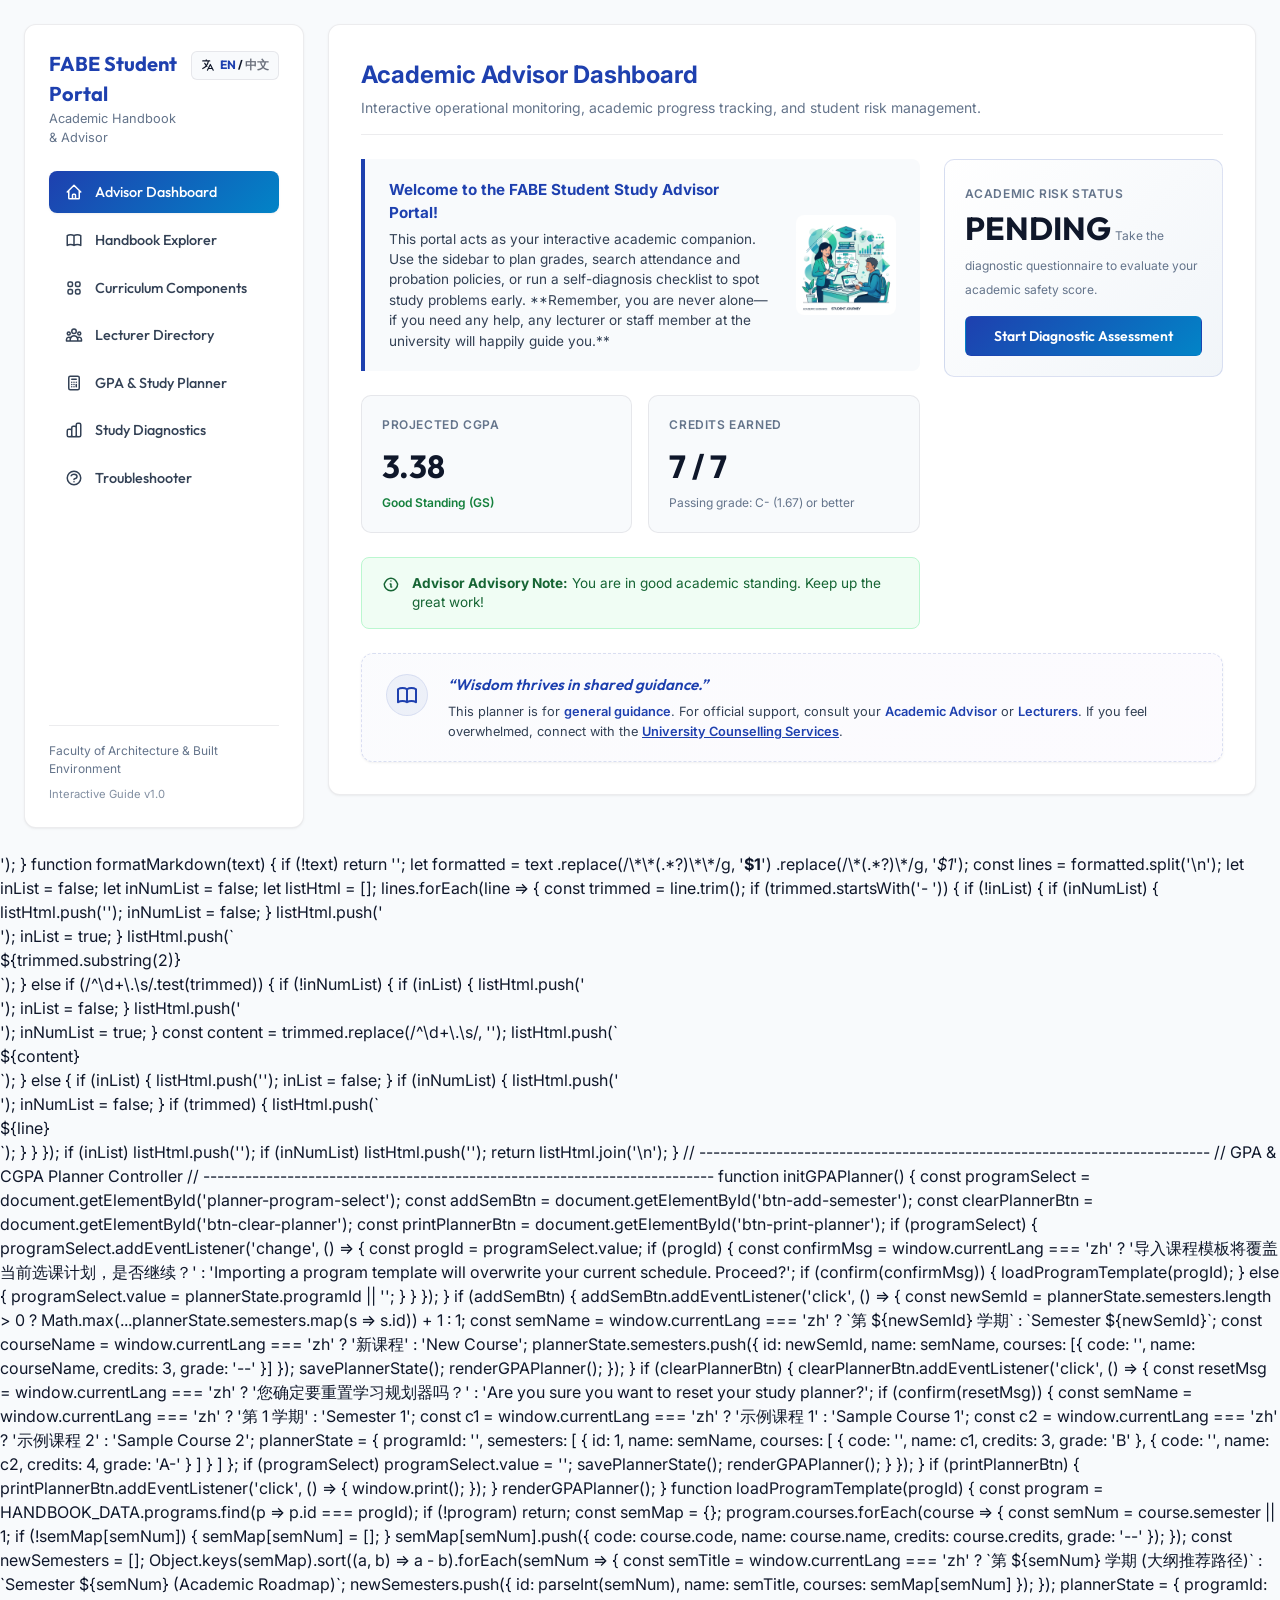
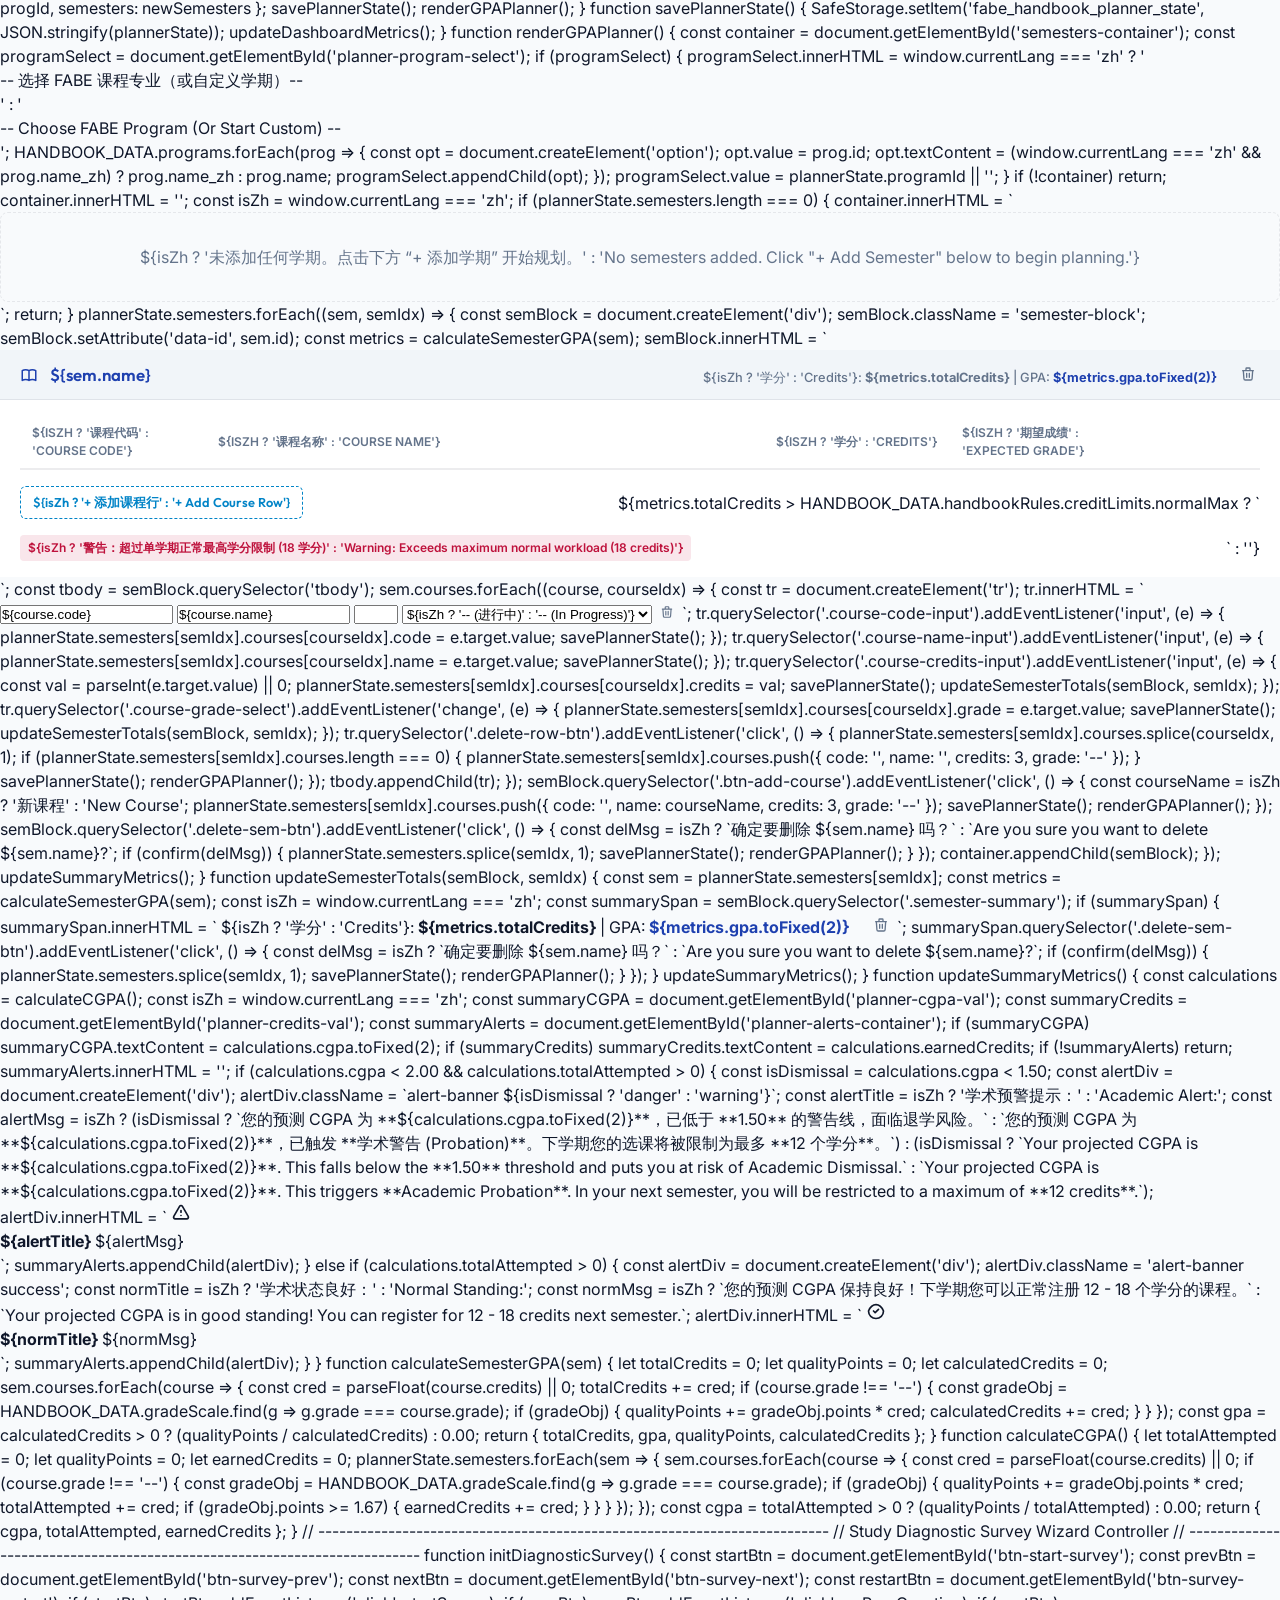
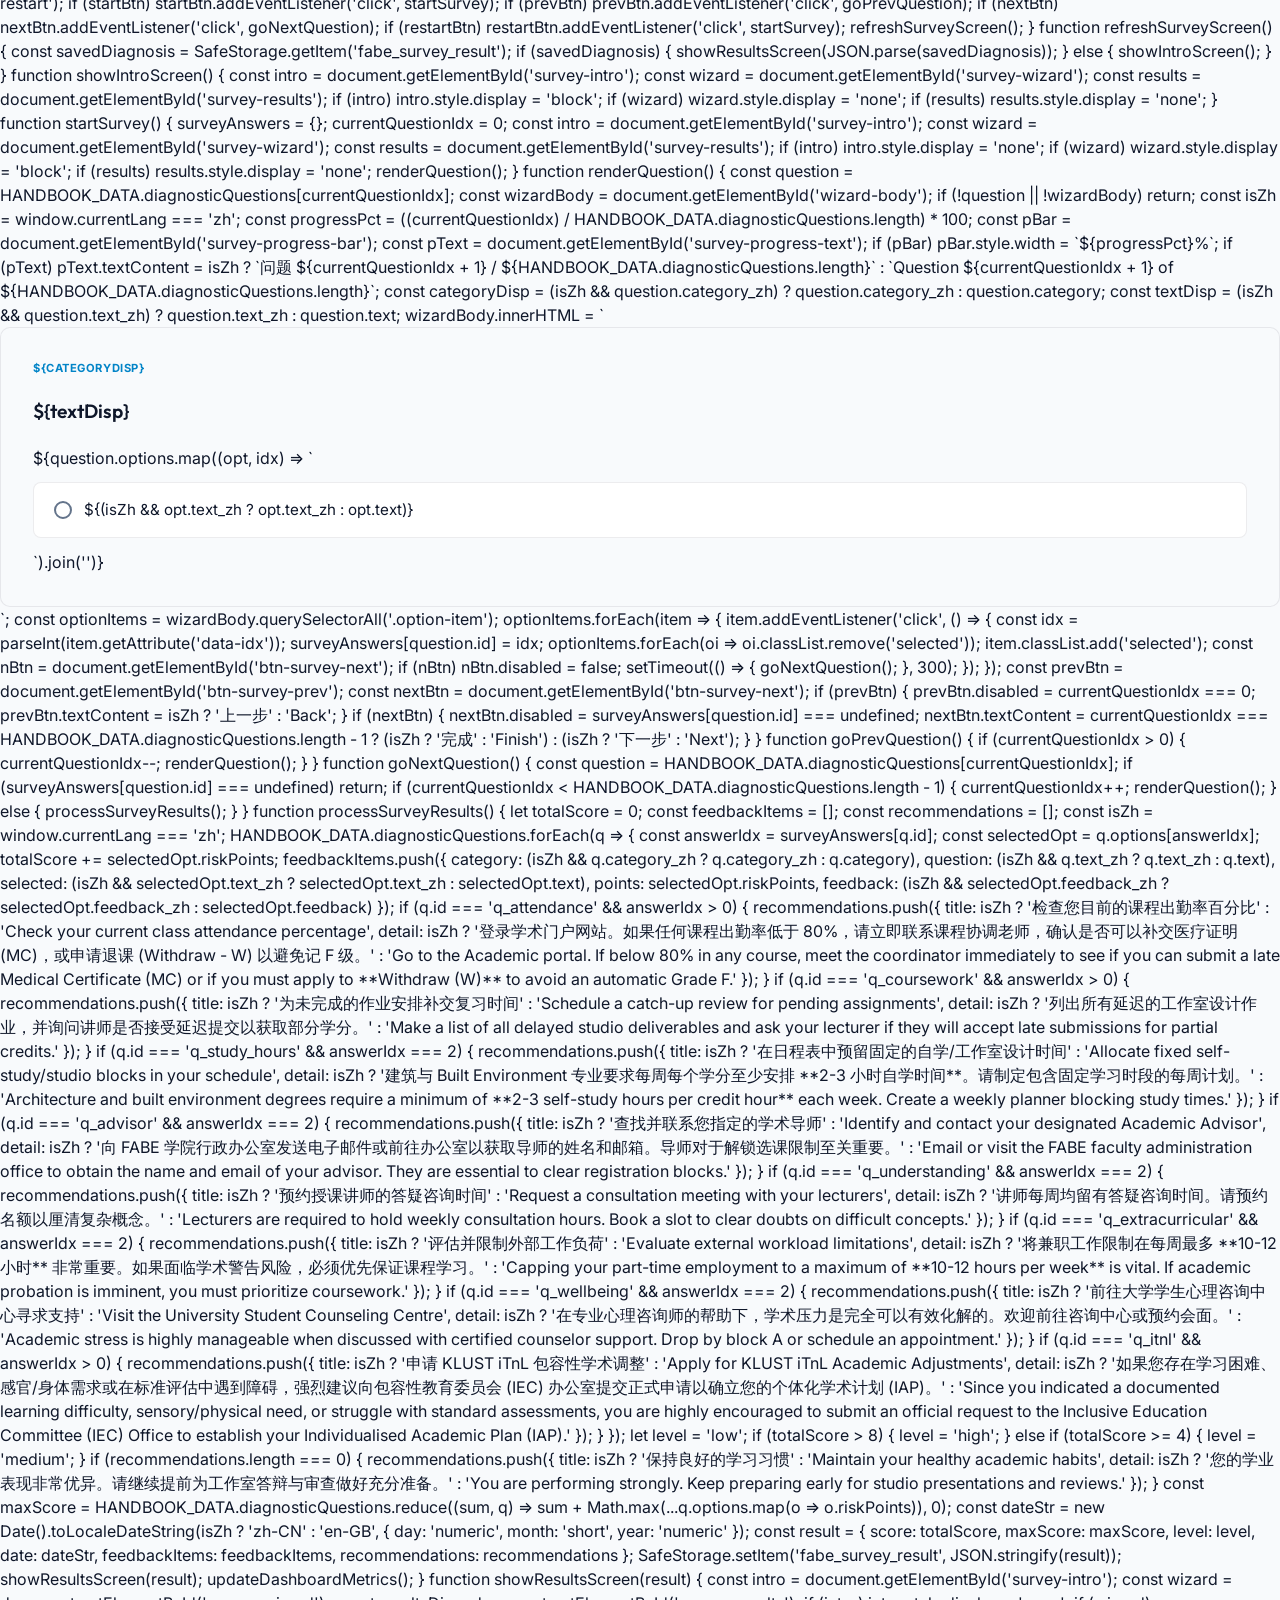
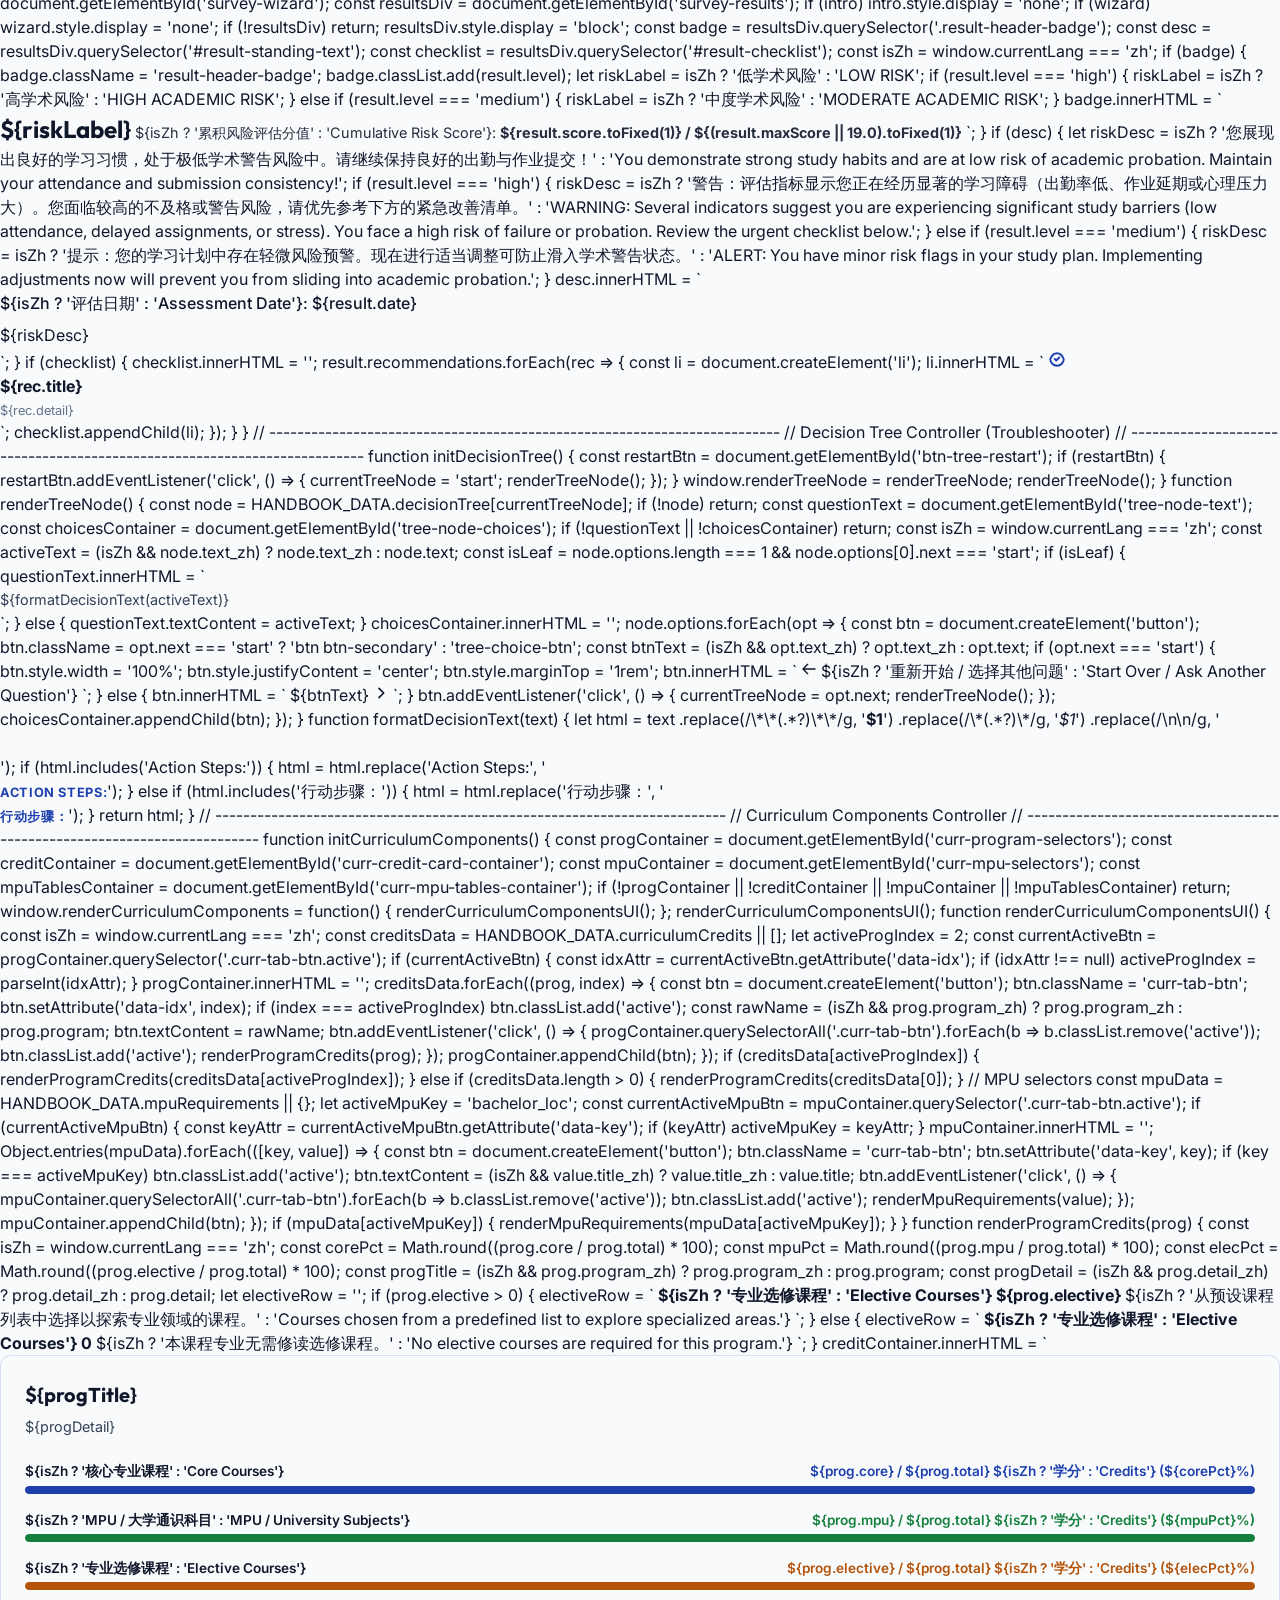
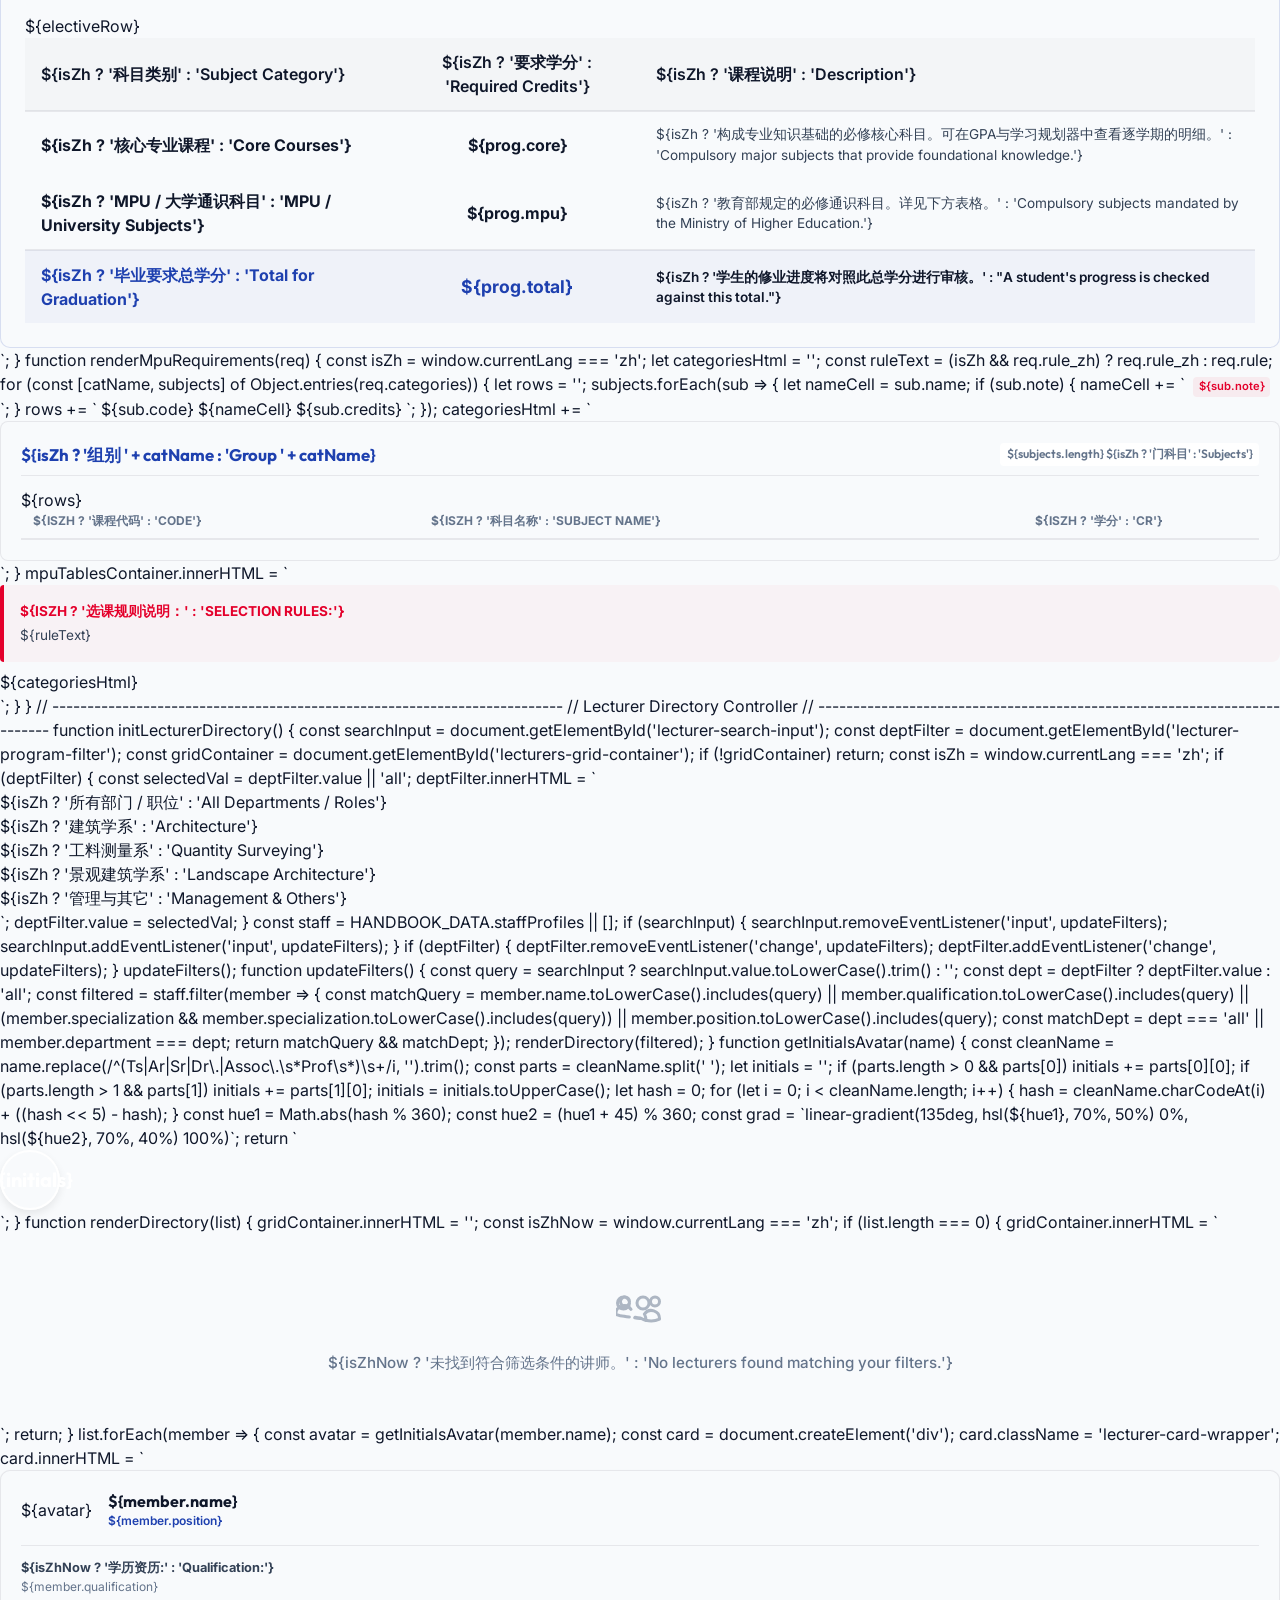
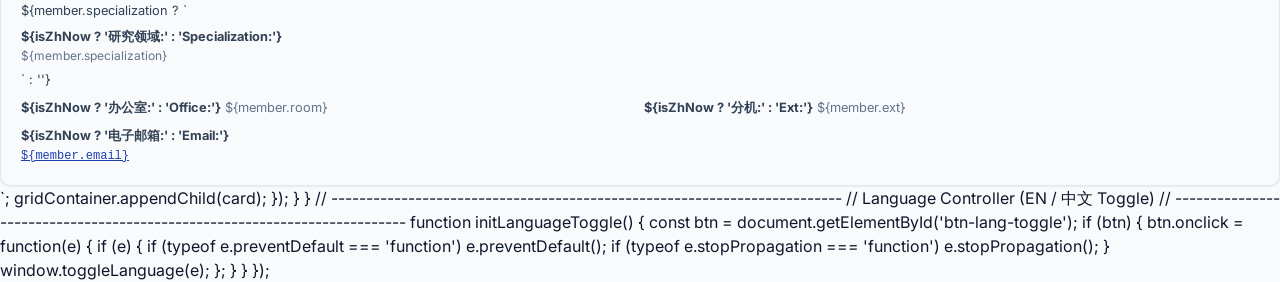
<file: Academic Handbook/embed.html>
<!DOCTYPE html>
<html lang="en">
<head>
    <meta charset="UTF-8">
    <meta name="viewport" content="width=device-width, initial-scale=1.0">
    <title>FABE Academic Handbook & Student Study Advisor</title>
    <meta name="description" content="Interactive academic advisor, GPA planner, study risk diagnostic tool, and academic regulations explorer for FABE students.">
    <style>
@import url('https://fonts.googleapis.com/css2?family=Outfit:wght@300;400;500;600;700&family=Inter:wght@300;400;500;600&display=swap');

:root {
    --bg-primary: #f8fafc;
    --bg-secondary: #ffffff;
    --bg-tertiary: #f1f5f9;
    --glass-bg: rgba(255, 255, 255, 0.9);
    --glass-border: rgba(15, 23, 42, 0.08);
    --border-color: rgba(15, 23, 42, 0.08);
    
    --color-cyan: #0284c7;
    --color-blue: #1e40af;
    --color-emerald: #15803d;
    --color-amber: #b45309;
    --color-crimson: #be123c;
    --color-purple: #6d28d9;
    
    --text-primary: #0f172a;
    --text-secondary: #334155;
    --text-muted: #64748b;
    
    --shadow-sm: 0 1px 3px 0 rgba(0, 0, 0, 0.05), 0 1px 2px -1px rgba(0, 0, 0, 0.05);
    --shadow-md: 0 4px 6px -1px rgba(0, 0, 0, 0.05), 0 2px 4px -2px rgba(0, 0, 0, 0.05);
    --shadow-lg: 0 10px 15px -3px rgba(0, 0, 0, 0.08), 0 4px 6px -4px rgba(0, 0, 0, 0.08);
    --shadow-glow: 0 0 10px rgba(30, 64, 175, 0.1);
    
    --font-heading: 'Outfit', sans-serif;
    --font-body: 'Inter', sans-serif;
    
    --transition-fast: 0.2s ease;
    --transition-normal: 0.3s cubic-bezier(0.4, 0, 0.2, 1);
}

* {
    margin: 0;
    padding: 0;
    box-sizing: border-box;
}

body {
    background-color: var(--bg-primary);
    color: var(--text-primary);
    font-family: var(--font-body);
    min-height: 100vh;
    line-height: 1.5;
}

/* Dashboard Layout */
.app-container {
    max-width: 1400px;
    margin: 0 auto;
    padding: 1.5rem;
    display: flex;
    gap: 1.5rem;
    min-height: calc(100vh - 3rem);
}

/* Sidebar Navigation */
.app-sidebar {
    width: 280px;
    flex-shrink: 0;
    background: var(--bg-secondary);
    border: 1px solid var(--border-color);
    border-radius: 12px;
    padding: 1.5rem;
    display: flex;
    flex-direction: column;
    gap: 1.5rem;
    box-shadow: var(--shadow-sm);
}

.sidebar-header {
    display: flex;
    flex-direction: column;
    gap: 0.25rem;
}

.sidebar-header h2 {
    font-size: 1.25rem;
    color: var(--color-blue);
    font-family: var(--font-heading);
}

.sidebar-header p {
    font-size: 0.8rem;
    color: var(--text-muted);
}

.nav-menu {
    list-style: none;
    display: flex;
    flex-direction: column;
    gap: 0.35rem;
}

.nav-item button {
    width: 100%;
    text-align: left;
    background: none;
    border: none;
    padding: 0.75rem 1rem;
    border-radius: 8px;
    font-family: var(--font-heading);
    font-size: 0.9rem;
    font-weight: 500;
    color: var(--text-secondary);
    cursor: pointer;
    display: flex;
    align-items: center;
    gap: 0.75rem;
    transition: var(--transition-fast);
}

.nav-item button:hover {
    background: var(--bg-tertiary);
    color: var(--color-blue);
}

.nav-item button.active {
    background: linear-gradient(135deg, var(--color-blue) 0%, var(--color-cyan) 100%);
    color: #ffffff;
    box-shadow: var(--shadow-sm);
}

.nav-item button svg {
    width: 18px;
    height: 18px;
    fill: none;
    stroke: currentColor;
    stroke-width: 2;
}

.sidebar-footer {
    margin-top: auto;
    padding-top: 1rem;
    border-top: 1px solid var(--border-color);
    font-size: 0.75rem;
    color: var(--text-muted);
    display: flex;
    flex-direction: column;
    gap: 0.5rem;
}

/* Content Area */
.app-content {
    flex-grow: 1;
    display: flex;
    flex-direction: column;
    gap: 1.5rem;
    min-width: 0;
}

.panel-card {
    background: var(--bg-secondary);
    border: 1px solid var(--border-color);
    border-radius: 12px;
    padding: 2rem;
    box-shadow: var(--shadow-sm);
    min-height: 500px;
}

.panel-header {
    margin-bottom: 1.5rem;
    border-bottom: 1px solid var(--border-color);
    padding-bottom: 1rem;
}

.panel-title {
    font-size: 1.5rem;
    color: var(--color-blue);
    margin-bottom: 0.25rem;
}

.panel-subtitle {
    font-size: 0.875rem;
    color: var(--text-muted);
}

/* Dashboard Tab Styles */
.dashboard-grid {
    display: grid;
    grid-template-columns: 2fr 1fr;
    gap: 1.5rem;
}

@media (max-width: 1024px) {
    .dashboard-grid {
        grid-template-columns: 1fr;
    }
}

.metric-row {
    display: grid;
    grid-template-columns: repeat(auto-fit, minmax(200px, 1fr));
    gap: 1rem;
    margin-bottom: 1.5rem;
}

.stat-card {
    background: var(--bg-primary);
    border: 1px solid var(--border-color);
    padding: 1.25rem;
    border-radius: 10px;
    display: flex;
    flex-direction: column;
    justify-content: space-between;
    min-height: 110px;
    transition: var(--transition-fast);
}

.stat-card:hover {
    border-color: var(--color-blue);
    transform: translateY(-2px);
}

.stat-label {
    font-size: 0.75rem;
    text-transform: uppercase;
    letter-spacing: 0.05em;
    font-weight: 600;
    color: var(--text-muted);
}

.stat-val {
    font-size: 2rem;
    font-weight: 700;
    font-family: var(--font-heading);
    color: var(--text-primary);
    margin-top: 0.5rem;
}

.stat-desc {
    font-size: 0.75rem;
    color: var(--text-muted);
    margin-top: 0.25rem;
}

.stat-desc.danger { color: var(--color-crimson); font-weight: 600; }
.stat-desc.warning { color: var(--color-amber); font-weight: 600; }
.stat-desc.success { color: var(--color-emerald); font-weight: 600; }

.info-box {
    background: var(--bg-primary);
    border-left: 4px solid var(--color-blue);
    padding: 1.25rem 1.5rem;
    border-radius: 0 8px 8px 0;
    margin-bottom: 1.5rem;
    display: flex;
    align-items: center;
    gap: 1.5rem;
}

.info-box-text {
    flex-grow: 1;
}

.info-box-img {
    width: 100px;
    height: 100px;
    object-fit: contain;
    border-radius: 8px;
    flex-shrink: 0;
    display: block;
}

@media (max-width: 580px) {
    .info-box {
        flex-direction: column-reverse;
        align-items: flex-start;
        gap: 1rem;
    }
}

.info-box h4 {
    color: var(--color-blue);
    font-size: 0.95rem;
    margin-bottom: 0.25rem;
}

.info-box p {
    font-size: 0.85rem;
    color: var(--text-secondary);
}

/* Search Tab Styles */
.search-wrapper {
    display: flex;
    flex-direction: column;
    gap: 1.5rem;
}

.search-box-container {
    position: relative;
}

.search-input {
    width: 100%;
    padding: 0.85rem 1rem 0.85rem 2.75rem;
    border-radius: 10px;
    border: 1px solid var(--border-color);
    font-family: var(--font-body);
    font-size: 0.95rem;
    background: var(--bg-primary);
    color: var(--text-primary);
    transition: var(--transition-fast);
}

.search-input:focus {
    outline: none;
    border-color: var(--color-blue);
    background: var(--bg-secondary);
    box-shadow: 0 0 0 3px rgba(30, 64, 175, 0.1);
}

.search-box-container svg {
    position: absolute;
    left: 1rem;
    top: 50%;
    transform: translateY(-50%);
    width: 18px;
    height: 18px;
    color: var(--text-muted);
    pointer-events: none;
}

.faq-list {
    display: flex;
    flex-direction: column;
    gap: 0.75rem;
}

.faq-item {
    border: 1px solid var(--border-color);
    border-radius: 8px;
    overflow: hidden;
    background: var(--bg-secondary);
    transition: var(--transition-fast);
}

.faq-item:hover {
    border-color: rgba(30, 64, 175, 0.3);
}

.faq-question {
    width: 100%;
    padding: 1.25rem;
    text-align: left;
    background: none;
    border: none;
    font-family: var(--font-heading);
    font-size: 1rem;
    font-weight: 600;
    color: var(--text-primary);
    cursor: pointer;
    display: flex;
    justify-content: space-between;
    align-items: center;
}

.faq-question svg {
    width: 18px;
    height: 18px;
    transition: transform var(--transition-fast);
}

.faq-item.active .faq-question svg {
    transform: rotate(180deg);
    color: var(--color-blue);
}

.faq-answer {
    padding: 0 1.25rem 1.25rem 1.25rem;
    font-size: 0.9rem;
    color: var(--text-secondary);
    line-height: 1.6;
    display: none;
    border-top: 1px dashed var(--border-color);
    background: var(--bg-primary);
}

.faq-answer p {
    margin-bottom: 0.75rem;
}

.faq-answer p:last-child {
    margin-bottom: 0;
}

.faq-answer strong {
    color: var(--text-primary);
}

.faq-answer ul, .faq-answer ol {
    margin-left: 1.5rem;
    margin-bottom: 0.75rem;
}

.faq-category-badge {
    font-size: 0.7rem;
    padding: 0.15rem 0.5rem;
    border-radius: 4px;
    background: var(--bg-tertiary);
    color: var(--text-muted);
    font-weight: 600;
    margin-left: 0.75rem;
}

/* GPA Planner Styles */
.planner-layout {
    display: flex;
    flex-direction: column;
    gap: 1.5rem;
}

.setup-card {
    background: var(--bg-primary);
    border: 1px solid var(--border-color);
    padding: 1.25rem;
    border-radius: 10px;
    display: flex;
    flex-wrap: wrap;
    align-items: center;
    gap: 1.25rem;
}

.form-group {
    display: flex;
    flex-direction: column;
    gap: 0.35rem;
}

.form-group label {
    font-size: 0.75rem;
    font-weight: 600;
    text-transform: uppercase;
    letter-spacing: 0.05em;
    color: var(--text-muted);
}

.select-input, .text-input {
    padding: 0.5rem 0.75rem;
    border-radius: 6px;
    border: 1px solid var(--border-color);
    font-family: var(--font-body);
    font-size: 0.85rem;
    background: var(--bg-secondary);
    min-width: 200px;
}

.semesters-container {
    display: flex;
    flex-direction: column;
    gap: 1.5rem;
}

.semester-block {
    border: 1px solid var(--border-color);
    border-radius: 10px;
    overflow: hidden;
    box-shadow: var(--shadow-sm);
}

.semester-header {
    background: var(--bg-tertiary);
    padding: 0.75rem 1.25rem;
    display: flex;
    justify-content: space-between;
    align-items: center;
    border-bottom: 1px solid var(--border-color);
}

.semester-title {
    font-family: var(--font-heading);
    font-size: 1.05rem;
    font-weight: 600;
    color: var(--color-blue);
    display: flex;
    align-items: center;
    gap: 0.75rem;
}

.semester-summary {
    font-size: 0.8rem;
    color: var(--text-muted);
    font-weight: 500;
}

.semester-body {
    padding: 1rem 1.25rem;
    background: var(--bg-secondary);
}

.course-table {
    width: 100%;
    border-collapse: collapse;
    margin-bottom: 1rem;
    text-align: left;
}

.course-table th {
    font-size: 0.75rem;
    font-weight: 600;
    text-transform: uppercase;
    color: var(--text-muted);
    padding: 0.5rem 0.75rem;
    border-bottom: 2px solid var(--border-color);
}

.course-table td {
    padding: 0.5rem 0.75rem;
    border-bottom: 1px solid var(--border-color);
    font-size: 0.875rem;
}

.course-table input, .course-table select {
    padding: 0.35rem 0.5rem;
    border-radius: 4px;
    border: 1px solid var(--border-color);
    font-family: var(--font-body);
    font-size: 0.85rem;
    width: 100%;
}

.course-table td.actions {
    text-align: center;
    width: 50px;
}

.btn-icon {
    background: none;
    border: none;
    cursor: pointer;
    color: var(--text-muted);
    display: inline-flex;
    align-items: center;
    justify-content: center;
    padding: 0.25rem;
    border-radius: 4px;
    transition: var(--transition-fast);
}

.btn-icon:hover {
    color: var(--color-crimson);
    background: rgba(190, 18, 60, 0.05);
}

.btn-add-course {
    background: none;
    border: 1px dashed var(--color-cyan);
    color: var(--color-cyan);
    font-family: var(--font-heading);
    font-size: 0.8rem;
    font-weight: 600;
    padding: 0.4rem 0.75rem;
    border-radius: 6px;
    cursor: pointer;
    display: inline-flex;
    align-items: center;
    gap: 0.35rem;
    transition: var(--transition-fast);
}

.btn-add-course:hover {
    background: rgba(2, 132, 199, 0.05);
    border-style: solid;
}

.btn-danger-outline {
    background: none;
    border: 1px solid rgba(190, 18, 60, 0.2);
    color: var(--color-crimson);
    font-family: var(--font-heading);
    font-size: 0.8rem;
    font-weight: 600;
    padding: 0.35rem 0.75rem;
    border-radius: 6px;
    cursor: pointer;
    transition: var(--transition-fast);
}

.btn-danger-outline:hover {
    background: rgba(190, 18, 60, 0.05);
}

.btn {
    font-family: var(--font-heading);
    font-weight: 500;
    font-size: 0.875rem;
    padding: 0.625rem 1.25rem;
    border-radius: 6px;
    border: 1px solid transparent;
    cursor: pointer;
    display: inline-flex;
    align-items: center;
    gap: 0.5rem;
    transition: var(--transition-fast);
}

.btn-primary {
    background: linear-gradient(135deg, var(--color-blue) 0%, var(--color-cyan) 100%);
    color: #ffffff;
    font-weight: 600;
}
.btn-primary:hover {
    transform: translateY(-1px);
    filter: brightness(1.05);
}

.btn-secondary {
    background: var(--bg-secondary);
    color: var(--text-secondary);
    border-color: var(--border-color);
}
.btn-secondary:hover {
    background: var(--bg-tertiary);
}

/* Diagnostic Survey Styles */
.diagnostic-wizard {
    display: flex;
    flex-direction: column;
    gap: 1.5rem;
}

.wizard-progress {
    display: flex;
    align-items: center;
    gap: 1rem;
    margin-bottom: 1rem;
}

.progress-bar-container {
    flex-grow: 1;
    height: 8px;
    background: var(--bg-tertiary);
    border-radius: 4px;
    overflow: hidden;
}

.progress-bar-fill {
    height: 100%;
    width: 0%;
    background: linear-gradient(135deg, var(--color-blue) 0%, var(--color-cyan) 100%);
    transition: width var(--transition-normal);
}

.progress-text {
    font-size: 0.8rem;
    color: var(--text-muted);
    font-weight: 600;
    min-width: 80px;
    text-align: right;
}

.question-card {
    background: var(--bg-primary);
    border: 1px solid var(--border-color);
    padding: 2rem;
    border-radius: 10px;
    display: flex;
    flex-direction: column;
    gap: 1.25rem;
}

.question-category {
    font-size: 0.7rem;
    font-weight: 700;
    letter-spacing: 0.05em;
    text-transform: uppercase;
    color: var(--color-cyan);
}

.question-text {
    font-family: var(--font-heading);
    font-size: 1.2rem;
    font-weight: 600;
    color: var(--text-primary);
}

.options-list {
    display: flex;
    flex-direction: column;
    gap: 0.75rem;
    list-style: none;
}

.option-item {
    border: 1px solid var(--border-color);
    border-radius: 8px;
    background: var(--bg-secondary);
    padding: 1rem 1.25rem;
    cursor: pointer;
    transition: var(--transition-fast);
    display: flex;
    align-items: center;
    gap: 0.75rem;
    font-size: 0.95rem;
}

.option-item:hover {
    border-color: var(--color-blue);
    background: rgba(30, 64, 175, 0.02);
}

.option-item.selected {
    border-color: var(--color-blue);
    background: rgba(30, 64, 175, 0.05);
    font-weight: 600;
    box-shadow: var(--shadow-sm);
}

.option-radio {
    width: 18px;
    height: 18px;
    border-radius: 50%;
    border: 2px solid var(--text-muted);
    display: flex;
    align-items: center;
    justify-content: center;
    flex-shrink: 0;
}

.option-item.selected .option-radio {
    border-color: var(--color-blue);
}

.option-item.selected .option-radio::after {
    content: '';
    width: 10px;
    height: 10px;
    border-radius: 50%;
    background: var(--color-blue);
}

.wizard-actions {
    display: flex;
    justify-content: space-between;
    margin-top: 1rem;
}

/* Diagnosis Results */
.results-card {
    display: flex;
    flex-direction: column;
    gap: 1.5rem;
}

.result-header-badge {
    padding: 1.5rem;
    border-radius: 10px;
    color: white;
    text-align: center;
    display: flex;
    flex-direction: column;
    gap: 0.5rem;
}

.result-header-badge.low {
    background: linear-gradient(135deg, var(--color-emerald) 0%, #166534 100%);
}
.result-header-badge.medium {
    background: linear-gradient(135deg, var(--color-amber) 0%, #92400e 100%);
}
.result-header-badge.high {
    background: linear-gradient(135deg, var(--color-crimson) 0%, #991b1b 100%);
}

.result-title {
    font-family: var(--font-heading);
    font-size: 1.5rem;
    font-weight: 700;
}

.result-score {
    font-size: 0.9rem;
    opacity: 0.9;
}

.checklist-title-area {
    display: flex;
    justify-content: space-between;
    align-items: center;
    margin-bottom: 0.5rem;
}

.steps-checklist {
    list-style: none;
    display: flex;
    flex-direction: column;
    gap: 0.5rem;
}

.steps-checklist li {
    background: var(--bg-primary);
    border: 1px solid var(--border-color);
    padding: 0.75rem 1rem;
    border-radius: 6px;
    font-size: 0.85rem;
    color: var(--text-secondary);
    display: flex;
    align-items: flex-start;
    gap: 0.75rem;
    line-height: 1.4;
}

.steps-checklist li strong {
    color: var(--text-primary);
}

.steps-checklist li svg {
    flex-shrink: 0;
    margin-top: 2px;
}

/* Decision Tree Styles */
.tree-container {
    display: flex;
    flex-direction: column;
    align-items: center;
    gap: 1.5rem;
    background: var(--bg-primary);
    border: 1px solid var(--border-color);
    padding: 2.5rem;
    border-radius: 12px;
    min-height: 350px;
    justify-content: center;
}

.tree-bubble {
    background: var(--bg-secondary);
    border: 1px solid var(--border-color);
    border-radius: 12px;
    padding: 1.5rem 2rem;
    box-shadow: var(--shadow-sm);
    max-width: 600px;
    width: 100%;
    text-align: center;
    position: relative;
}

.tree-question {
    font-family: var(--font-heading);
    font-size: 1.15rem;
    font-weight: 600;
    color: var(--color-blue);
    line-height: 1.5;
}

.tree-choices {
    display: flex;
    flex-direction: column;
    gap: 0.75rem;
    width: 100%;
    max-width: 500px;
}

.tree-choice-btn {
    background: var(--bg-secondary);
    border: 1px solid var(--border-color);
    border-radius: 8px;
    padding: 0.9rem 1.25rem;
    font-family: var(--font-body);
    font-size: 0.9rem;
    font-weight: 500;
    color: var(--text-secondary);
    cursor: pointer;
    transition: var(--transition-fast);
    box-shadow: var(--shadow-sm);
    text-align: left;
    display: flex;
    justify-content: space-between;
    align-items: center;
}

.tree-choice-btn:hover {
    border-color: var(--color-blue);
    color: var(--color-blue);
    background: rgba(30, 64, 175, 0.01);
}

.tree-choice-btn svg {
    color: var(--text-muted);
    transition: transform var(--transition-fast);
}

.tree-choice-btn:hover svg {
    transform: translateX(4px);
    color: var(--color-blue);
}

.result-rich-text {
    line-height: 1.6;
    font-size: 0.9rem;
    color: var(--text-secondary);
    text-align: left;
}

.result-rich-text ul {
    margin-left: 1.5rem;
    margin-top: 0.5rem;
}

/* Warnings and Badges */
.badge {
    display: inline-block;
    padding: 0.25rem 0.5rem;
    border-radius: 4px;
    font-size: 0.75rem;
    font-weight: 600;
}

.badge-success { background: rgba(21, 128, 61, 0.1); color: var(--color-emerald); }
.badge-warning { background: rgba(180, 83, 9, 0.1); color: var(--color-amber); }
.badge-danger { background: rgba(190, 18, 60, 0.1); color: var(--color-crimson); }

.alert-banner {
    padding: 1rem 1.25rem;
    border-radius: 8px;
    border: 1px solid transparent;
    font-size: 0.85rem;
    display: flex;
    align-items: flex-start;
    gap: 0.75rem;
    line-height: 1.4;
}

.alert-banner.warning {
    background: #fffbeb;
    border-color: #fde68a;
    color: #92400e;
}

.alert-banner.danger {
    background: #fef2f2;
    border-color: #fca5a5;
    color: #991b1b;
}

.alert-banner.success {
    background: #f0fdf4;
    border-color: #bbf7d0;
    color: #166534;
}

/* Embedding optimizations for narrow contexts (e.g. Google Sites) */
@media (max-width: 768px) {
    .app-container {
        flex-direction: column;
        padding: 1rem;
    }
    
    .app-sidebar {
        width: 100%;
        gap: 1rem;
    }
    
    .panel-card {
        padding: 1.25rem;
    }
}

.btn-accent {
    background: linear-gradient(135deg, var(--color-cyan) 0%, var(--color-purple) 100%);
    color: #ffffff;
    font-weight: 600;
}
.btn-accent:hover {
    transform: translateY(-1px);
    filter: brightness(1.05);
}

/* Wisdom Card & Advisory Disclaimer */
.wisdom-card {
    background: linear-gradient(135deg, rgba(30, 64, 175, 0.02) 0%, rgba(109, 40, 217, 0.02) 100%);
    border: 1px dashed rgba(30, 64, 175, 0.15);
    border-radius: 12px;
    padding: 1.25rem 1.5rem;
    display: flex;
    gap: 1.25rem;
    align-items: flex-start;
    box-shadow: var(--shadow-sm);
    transition: var(--transition-fast);
}
.wisdom-card:hover {
    border-color: rgba(30, 64, 175, 0.3);
    background: linear-gradient(135deg, rgba(30, 64, 175, 0.03) 0%, rgba(109, 40, 217, 0.03) 100%);
}
.wisdom-icon {
    color: var(--color-blue);
    background: rgba(30, 64, 175, 0.06);
    border-radius: 50%;
    padding: 0.5rem;
    display: flex;
    align-items: center;
    justify-content: center;
    flex-shrink: 0;
    border: 1px solid rgba(30, 64, 175, 0.1);
}
.wisdom-content {
    display: flex;
    flex-direction: column;
    gap: 0.4rem;
}
.wisdom-text {
    font-family: var(--font-heading);
    font-size: 0.95rem;
    font-weight: 600;
    color: var(--color-blue);
    font-style: italic;
    line-height: 1.4;
}
.wisdom-disclaimer {
    font-size: 0.8rem;
    color: var(--text-secondary);
    line-height: 1.55;
}
.wisdom-disclaimer strong {
    color: var(--color-blue);
    font-weight: 600;
}

.curr-tab-btn {
    padding: 0.5rem 1rem;
    border-radius: 8px;
    font-size: 0.85rem;
    font-weight: 600;
    background: var(--bg-primary);
    border: 1px solid var(--border-color);
    color: var(--text-secondary);
    cursor: pointer;
    transition: all 0.2s ease;
}
.curr-tab-btn.active {
    background: var(--color-blue);
    border-color: var(--color-blue);
    color: white;
    box-shadow: 0 4px 12px rgba(30, 64, 175, 0.15);
}
.curr-tab-btn:hover:not(.active) {
    border-color: var(--text-muted);
    background: rgba(30, 64, 175, 0.04);
}

/* Print Styles */
@media print {
    body {
        background: #ffffff !important;
        color: #000000 !important;
        font-size: 11pt !important;
    }
    
    .app-sidebar,
    .setup-card,
    .btn,
    .delete-sem-btn,
    .delete-row-btn,
    .btn-add-course,
    header.panel-header p,
    .nav-sidebar,
    .sidebar-footer,
    .stat-desc {
        display: none !important;
    }
    
    .app-container {
        display: block !important;
        padding: 0 !important;
        margin: 0 !important;
    }
    
    .app-content {
        display: block !important;
        padding: 0 !important;
        margin: 0 !important;
        width: 100% !important;
    }
    
    .panel-card {
        display: none !important;
        border: none !important;
        box-shadow: none !important;
        background: none !important;
        padding: 0 !important;
        margin: 0 !important;
    }
    
    #planner-panel {
        display: block !important;
        width: 100% !important;
    }
    
    .metric-row {
        display: flex !important;
        flex-direction: row !important;
        gap: 1rem !important;
        margin-bottom: 20px !important;
    }
    
    .stat-card {
        border: 1px solid #cbd5e1 !important;
        flex: 1 !important;
        padding: 10px !important;
        background: none !important;
        box-shadow: none !important;
        border-radius: 6px !important;
    }
    
    .stat-val {
        font-size: 1.5rem !important;
        color: #000000 !important;
    }
    
    .semester-block {
        page-break-inside: avoid;
        margin-bottom: 30px !important;
        border: 1px solid #cbd5e1 !important;
        box-shadow: none !important;
        background: none !important;
        border-radius: 6px !important;
    }
    
    .semester-header {
        border-bottom: 1px solid #cbd5e1 !important;
        padding-bottom: 8px !important;
        margin-bottom: 12px !important;
    }
    
    .semester-header h3 {
        color: #000000 !important;
        font-size: 1.2rem !important;
    }
    
    table {
        border-collapse: collapse !important;
        width: 100% !important;
        margin-top: 10px !important;
    }
    
    th, td {
        border: 1px solid #cbd5e1 !important;
        padding: 6px 10px !important;
        text-align: left !important;
        font-size: 10pt !important;
    }
    
    th {
        background-color: #f1f5f9 !important;
        color: #000000 !important;
        font-weight: 600 !important;
        -webkit-print-color-adjust: exact;
        print-color-adjust: exact;
    }
    
    .select-input, .text-input {
        border: none !important;
        background: transparent !important;
        box-shadow: none !important;
        appearance: none;
        color: #000000 !important;
        padding: 0 !important;
        font-size: 10pt !important;
        width: 100% !important;
    }
    
    select.course-grade-select {
        pointer-events: none;
    }
}

</style>
</head>
<body>
    <div class="app-container">
        <!-- Sidebar Navigation -->
        <aside class="app-sidebar">
            <div class="sidebar-header">
                <div style="display: flex; justify-content: space-between; align-items: flex-start; gap: 0.5rem;">
                    <div>
                        <h2 data-i18n="portal_title">FABE Student Portal</h2>
                        <p data-i18n="portal_subtitle">Academic Handbook & Advisor</p>
                    </div>
                    <button id="btn-lang-toggle" type="button" class="btn btn-secondary" style="padding: 0.3rem 0.55rem; font-size: 0.75rem; font-weight: 700; border-radius: 6px; display: flex; align-items: center; gap: 0.35rem; background: var(--bg-primary); border: 1px solid var(--border-color); color: var(--text-primary); cursor: pointer; transition: all 0.2s ease; flex-shrink: 0; margin-top: 2px;" title="Switch Language / 切换语言">
                        <svg width="14" height="14" fill="none" stroke="currentColor" viewBox="0 0 24 24" style="pointer-events: none;"><path stroke-linecap="round" stroke-linejoin="round" stroke-width="2" d="M3 5h12M9 3v2m1.048 9.5A18.022 18.022 0 016.412 9m6.088 9h7M11 21l5-10 5 10M12.751 5C11.783 10.77 8.07 15.61 3 18.129"/></svg>
                        <span id="lang-toggle-label" style="pointer-events: none;"><strong style="color: var(--color-blue);">EN</strong> / <span style="opacity: 0.6;">中文</span></span>
                    </button>
                </div>
            </div>
            
            <nav>
                <ul class="nav-menu">
                    <li class="nav-item">
                        <button class="active" data-tab="dashboard">
                            <svg viewBox="0 0 24 24"><path stroke-linecap="round" stroke-linejoin="round" stroke-width="2" d="M3 12l2-2m0 0l7-7 7 7M5 10v10a1 1 0 001 1h3m10-11l2 2m-2-2v10a1 1 0 01-1 1h-3m-6 0a1 1 0 001-1v-4a1 1 0 011-1h2a1 1 0 011 1v4a1 1 0 001 1m-6 0h6"/></svg>
                            <span data-i18n="nav_dashboard">Advisor Dashboard</span>
                        </button>
                    </li>
                    <li class="nav-item">
                        <button data-tab="search">
                            <svg viewBox="0 0 24 24"><path stroke-linecap="round" stroke-linejoin="round" stroke-width="2" d="M12 6.253v13m0-13C10.832 5.477 9.246 5 7.5 5S4.168 5.477 3 6.253v13C4.168 18.477 5.754 18 7.5 18s3.332.477 4.5 1.253m0-13C13.168 5.477 14.754 5 16.5 5c1.747 0 3.332.477 4.5 1.253v13C19.832 18.477 18.247 18 16.5 18c-1.746 0-3.332.477-4.5 1.253"/></svg>
                            <span data-i18n="nav_search">Handbook Explorer</span>
                        </button>
                    </li>
                    <li class="nav-item">
                        <button data-tab="curriculum">
                            <svg viewBox="0 0 24 24" fill="none" stroke="currentColor" stroke-width="2"><path stroke-linecap="round" stroke-linejoin="round" d="M4 6a2 2 0 012-2h2a2 2 0 012 2v2a2 2 0 01-2 2H6a2 2 0 01-2-2V6zM14 6a2 2 0 012-2h2a2 2 0 012 2v2a2 2 0 01-2 2h-2a2 2 0 01-2-2V6zM4 16a2 2 0 012-2h2a2 2 0 012 2v2a2 2 0 01-2 2H6a2 2 0 01-2-2v-2zM14 16a2 2 0 012-2h2a2 2 0 012 2v2a2 2 0 01-2 2h-2a2 2 0 01-2-2v-2z"/></svg>
                            <span data-i18n="nav_curriculum">Curriculum Components</span>
                        </button>
                    </li>
                    <li class="nav-item">
                        <button data-tab="lecturers">
                            <svg viewBox="0 0 24 24" fill="none" stroke="currentColor" stroke-width="2"><path stroke-linecap="round" stroke-linejoin="round" d="M17 20h5v-2a3 3 0 00-5.356-1.857M17 20H7m10 0v-2c0-.656-.126-1.283-.356-1.857M7 20H2v-2a3 3 0 015.356-1.857M7 20v-2c0-.656.126-1.283.356-1.857m0 0a5.002 5.002 0 019.288 0M15 7a3 3 0 11-6 0 3 3 0 016 0zm6 3a2 2 0 11-4 0 2 2 0 014 0zM7 10a2 2 0 11-4 0 2 2 0 014 0z"/></svg>
                            <span data-i18n="nav_lecturers">Lecturer Directory</span>
                        </button>
                    </li>
                    <li class="nav-item">
                        <button data-tab="planner">
                            <svg viewBox="0 0 24 24"><path stroke-linecap="round" stroke-linejoin="round" stroke-width="2" d="M9 7h6m0 10v-3m-3 3h.01M9 17h.01M9 14h.01M12 14h.01M15 11h.01M12 11h.01M9 11h.01M7 21h10a2 2 0 002-2V5a2 2 0 00-2-2H7a2 2 0 00-2 2v14a2 2 0 002 2z"/></svg>
                            <span data-i18n="nav_planner">GPA & Study Planner</span>
                        </button>
                    </li>
                    <li class="nav-item">
                        <button data-tab="diagnose">
                            <svg viewBox="0 0 24 24"><path stroke-linecap="round" stroke-linejoin="round" stroke-width="2" d="M9 19v-6a2 2 0 00-2-2H5a2 2 0 00-2 2v6a2 2 0 002 2h2a2 2 0 002-2zm0 0V9a2 2 0 012-2h2a2 2 0 012 2v10m-6 0a2 2 0 002 2h2a2 2 0 002-2m0 0V5a2 2 0 012-2h2a2 2 0 012 2v14a2 2 0 01-2 2h-2a2 2 0 01-2-2z"/></svg>
                            <span data-i18n="nav_diagnose">Study Diagnostics</span>
                        </button>
                    </li>
                    <li class="nav-item">
                        <button data-tab="tree">
                            <svg viewBox="0 0 24 24"><path stroke-linecap="round" stroke-linejoin="round" stroke-width="2" d="M8.228 9c.549-1.165 2.03-2 3.772-2 2.21 0 4 1.343 4 3 0 1.4-1.278 2.575-3.006 2.907-.542.104-.994.54-.994 1.093m0 3h.01M21 12a9 9 0 11-18 0 9 9 0 0118 0z"/></svg>
                            <span data-i18n="nav_tree">Troubleshooter</span>
                        </button>
                    </li>
                </ul>
            </nav>
            
            <div class="sidebar-footer">
                <div data-i18n="footer_faculty">Faculty of Architecture & Built Environment</div>
                <div style="font-size: 0.7rem; opacity: 0.8;" data-i18n="footer_guide">Interactive Guide v1.0</div>
            </div>
        </aside>

        <!-- Main Content Area -->
        <main class="app-content">
            
            <!-- PANEL 1: DASHBOARD -->
            <div class="panel-card" id="dashboard-panel">
                <header class="panel-header">
                    <h1 class="panel-title" data-i18n="dash_title">Advisor Dashboard</h1>
                    <p class="panel-subtitle" data-i18n="dash_subtitle">Monitor academic standing, check study risk ratings, and view custom study advisory paths.</p>
                </header>

                <div class="dashboard-grid">
                    <div class="dashboard-main">
                        <div class="info-box">
                            <div class="info-box-text">
                                <h4 data-i18n="dash_welcome_head">Welcome to the FABE Student Study Advisor Portal!</h4>
                                <p data-i18n="dash_welcome_body">This portal acts as your interactive academic companion. Use the sidebar to plan grades, search attendance and probation policies, or run a self-diagnosis checklist to spot study problems early. **Remember, you are never alone—if you need any help, any lecturer or staff member at the university will happily guide you.**</p>
                            </div>
                            <img src="advisor_illustration.png" alt="Academic Advisor" class="info-box-img">
                        </div>

                        <div class="metric-row">
                            <div class="stat-card">
                                <span class="stat-label" data-i18n="dash_lbl_cgpa">Projected CGPA</span>
                                <span class="stat-val" id="dash-cgpa-val">0.00</span>
                                <span class="stat-desc" id="dash-standing-val">Good Standing (GS)</span>
                            </div>
                            <div class="stat-card">
                                <span class="stat-label" data-i18n="dash_lbl_credits">Credits Earned</span>
                                <span class="stat-val" id="dash-credits-val">0 / 0</span>
                                <span class="stat-desc" data-i18n="dash_desc_pass_grade">Passing grade: C- (1.67) or better</span>
                            </div>
                        </div>

                        <div id="dash-advisor-advice">
                            <!-- Injected dynamically based on CGPA status -->
                        </div>
                    </div>

                    <div class="dashboard-side">
                        <div class="stat-card" style="background: linear-gradient(135deg, var(--bg-secondary) 0%, var(--bg-tertiary) 100%); min-height: 200px; display: flex; flex-direction: column; justify-content: space-between; border-color: rgba(30, 64, 175, 0.15);">
                            <div>
                                <span class="stat-label" data-i18n="dash_lbl_risk_status">Academic Risk Status</span>
                                <span class="stat-val" id="dash-risk-val">PENDING</span>
                                <span class="stat-desc" id="dash-risk-desc" style="margin-top: 0.5rem; line-height: 1.4;">Take the diagnostic questionnaire to evaluate your academic safety score.</span>
                            </div>
                            <div class="dash-assessment-actions" style="margin-top: 1rem; display: flex; flex-direction: column; gap: 0.5rem; width: 100%;">
                                <button class="btn btn-primary" id="dash-start-assessment-btn" style="width: 100%; justify-content: center;">
                                    <span data-i18n="dash_btn_start">Start Assessment</span>
                                </button>
                                <button class="btn btn-secondary" id="dash-view-results-btn" style="width: 100%; justify-content: center; display: none;">
                                    <span data-i18n="dash_btn_view">View Results</span>
                                </button>
                                <button class="btn btn-accent" id="dash-retake-assessment-btn" style="width: 100%; justify-content: center; display: none;">
                                    <span data-i18n="dash_btn_retake">Retake Assessment</span>
                                </button>
                            </div>
                        </div>
                    </div>
                </div>
                <!-- Advisory Wisdom & Disclaimer -->
                <div class="wisdom-card" style="margin-top: 1.5rem;">
                    <div class="wisdom-icon">
                        <svg width="24" height="24" fill="none" stroke="currentColor" stroke-width="2" viewBox="0 0 24 24"><path stroke-linecap="round" stroke-linejoin="round" d="M12 6.253v13m0-13C10.832 5.477 9.246 5 7.5 5S4.168 5.477 3 6.253v13C4.168 18.477 5.754 18 7.5 18s3.332.477 4.5 1.253m0-13C13.168 5.477 14.754 5 16.5 5c1.747 0 3.332.477 4.5 1.253v13C19.832 18.477 18.247 18 16.5 18c-1.746 0-3.332.477-4.5 1.253"/></svg>
                    </div>
                    <div class="wisdom-content">
                        <p class="wisdom-text" data-i18n="wisdom_quote">“Wisdom thrives in shared guidance.”</p>
                        <p class="wisdom-disclaimer" data-i18n="wisdom_disclaimer">This planner is for <strong>general guidance</strong>. For official support, consult your <strong>Academic Advisor</strong> or <strong>Lecturers</strong>. If you feel overwhelmed, connect with the <a href="https://klust.edu.my/current-students/klust-counselling-services/" target="_blank" style="color: var(--color-blue); font-weight: 600; text-decoration: underline;">University Counselling Services</a>.</p>
                    </div>
                </div>
            </div>

            <!-- PANEL 2: HANDBOOK SEARCH -->
            <div class="panel-card" id="search-panel" style="display: none;">
                <header class="panel-header">
                    <h1 class="panel-title" data-i18n="search_title">Academic Handbook Explorer</h1>
                    <p class="panel-subtitle" data-i18n="search_subtitle">Search official academic regulations, policies, and inclusive learning support.</p>
                </header>

                <div class="search-wrapper">
                    <div class="search-box-container">
                        <svg fill="none" stroke="currentColor" viewBox="0 0 24 24"><path stroke-linecap="round" stroke-linejoin="round" stroke-width="2" d="M21 21l-6-6m2-5a7 7 0 11-14 0 7 7 0 0114 0z"/></svg>
                        <input type="text" class="search-input" id="faq-search-input" data-i18n-placeholder="search_placeholder" placeholder="Search regulations (e.g., 'attendance', 'probation', 'repeating')...">
                    </div>

                    <div class="faq-list" id="faq-list-container">
                        <!-- Populated dynamically -->
                    </div>
                </div>
            </div>

            <!-- PANEL 2.5: CURRICULUM COMPONENTS -->
            <div class="panel-card" id="curriculum-panel" style="display: none;">
                <header class="panel-header">
                    <h1 class="panel-title" data-i18n="curriculum_title">Curriculum Components</h1>
                    <p class="panel-subtitle" data-i18n="curriculum_subtitle">Overview of FABE program structures, credit distributions, and MPU requirement pillars.</p>
                </header>

                <div class="curriculum-layout" style="display: flex; flex-direction: column; gap: 2rem;">
                    <!-- Overview section -->
                    <div style="background: linear-gradient(135deg, rgba(30, 64, 175, 0.02) 0%, rgba(109, 40, 217, 0.02) 100%); border: 1px solid var(--border-color); border-radius: 12px; padding: 1.5rem;">
                        <h2 style="font-family: var(--font-heading); color: var(--text-primary); margin-bottom: 0.5rem; font-size: 1.4rem; font-weight: 700;" data-i18n="curr_struct_title">Curriculum Structure</h2>
                        <p style="font-size: 0.95rem; color: var(--text-secondary); line-height: 1.6; margin-bottom: 1.5rem;">
                            <span data-i18n="curr_struct_intro">Each academic program is composed of three main categories of subjects. Students must fulfill the credit requirements for all categories to be eligible for graduation.</span>
                        </p>
                        
                        <div class="curriculum-grid" style="display: grid; grid-template-columns: repeat(auto-fit, minmax(280px, 1fr)); gap: 1.25rem;">
                            <!-- Category 1 -->
                            <div class="stat-card" style="display: flex; flex-direction: column; gap: 0.5rem; height: 100%; border-color: rgba(30, 64, 175, 0.1); background: var(--bg-primary);">
                                <h3 style="font-family: var(--font-heading); font-size: 1.1rem; color: var(--color-blue); font-weight: 700;"><span data-i18n="curr_c1_title">1. Core Courses</span></h3>
                                <p style="font-size: 0.85rem; color: var(--text-secondary); line-height: 1.5;">
                                    <span data-i18n="curr_c1_desc">These are compulsory major subjects that form the fundamental knowledge of your chosen field of study. The detailed list of core courses for each semester can be found in the GPA & Study Planner tab.</span>
                                </p>
                            </div>
                            <!-- Category 2 -->
                            <div class="stat-card" style="display: flex; flex-direction: column; gap: 0.5rem; height: 100%; border-color: rgba(30, 64, 175, 0.1); background: var(--bg-primary);">
                                <h3 style="font-family: var(--font-heading); font-size: 1.1rem; color: var(--color-emerald); font-weight: 700;"><span data-i18n="curr_c2_title">2. MPU / University Subjects</span></h3>
                                <p style="font-size: 0.85rem; color: var(--text-secondary); line-height: 1.5;">
                                    <span data-i18n="curr_c2_desc">These are compulsory subjects mandated by the Ministry of Higher Education Malaysia. All students must pass these subjects. The specific requirements and subject options for Diploma and Bachelor programs are detailed below on this page.</span>
                                </p>
                            </div>
                            <!-- Category 3 -->
                            <div class="stat-card" style="display: flex; flex-direction: column; gap: 0.5rem; height: 100%; border-color: rgba(30, 64, 175, 0.1); background: var(--bg-primary);">
                                <h3 style="font-family: var(--font-heading); font-size: 1.1rem; color: var(--color-amber); font-weight: 700;"><span data-i18n="curr_c3_title">3. Elective Courses</span></h3>
                                <p style="font-size: 0.85rem; color: var(--text-secondary); line-height: 1.5;">
                                    <span data-i18n="curr_c3_desc">These courses allow students to explore specific areas of interest within their broader field. Students can choose from a predefined list of subjects to meet the elective credit requirements.</span>
                                </p>
                            </div>
                        </div>
                    </div>

                    <!-- Graduation Progress Section -->
                    <div style="border: 1px solid var(--border-color); border-radius: 12px; padding: 1.5rem; background: var(--bg-secondary);">
                        <h2 style="font-family: var(--font-heading); color: var(--text-primary); margin-bottom: 0.5rem; font-size: 1.4rem; font-weight: 700;" data-i18n="curr_breakdown_title">Tracking Graduation Progress</h2>
                        <p style="font-size: 0.95rem; color: var(--text-secondary); line-height: 1.6; margin-bottom: 1rem;">
                            <span data-i18n="curr_breakdown_intro">To graduate, a student must successfully complete all required credits from the three subject categories. Select a program below to inspect its credit distribution.</span>
                        </p>

                        <!-- Program Selectors -->
                        <div class="program-selector-buttons" id="curr-program-selectors" style="display: flex; gap: 0.5rem; flex-wrap: wrap; margin-bottom: 1.5rem;">
                            <!-- Rendered dynamically -->
                        </div>

                        <!-- Active Program Credit Card -->
                        <div id="curr-credit-card-container">
                            <!-- Rendered dynamically -->
                        </div>
                    </div>

                    <!-- MPU Details Section -->
                    <div style="border: 1px solid var(--border-color); border-radius: 12px; padding: 1.5rem; background: var(--bg-secondary);">
                        <h2 style="font-family: var(--font-heading); color: var(--text-primary); margin-bottom: 0.5rem; font-size: 1.4rem; font-weight: 700;" data-i18n="curr_mpu_header">MPU / University Subjects Details</h2>
                        <p style="font-size: 0.95rem; color: var(--text-secondary); line-height: 1.6; margin-bottom: 1rem;">
                            <span data-i18n="curr_mpu_intro">The tables below show the required subjects and selection rules for each program level.</span>
                        </p>

                        <!-- Student Category Selectors -->
                        <div class="mpu-selector-buttons" id="curr-mpu-selectors" style="display: flex; gap: 0.5rem; flex-wrap: wrap; margin-bottom: 1.5rem;">
                            <!-- Rendered dynamically -->
                        </div>

                        <!-- Active MPU Rules and Tables -->
                        <div id="curr-mpu-tables-container" style="display: flex; flex-direction: column; gap: 1.5rem;">
                            <!-- Rendered dynamically -->
                        </div>
                    </div>

                    <!-- Advisory Wisdom Card -->
                    <div class="wisdom-card">
                        <div class="wisdom-icon">
                            <svg width="24" height="24" fill="none" stroke="currentColor" stroke-width="2" viewBox="0 0 24 24"><path stroke-linecap="round" stroke-linejoin="round" d="M12 6.253v13m0-13C10.832 5.477 9.246 5 7.5 5S4.168 5.477 3 6.253v13C4.168 18.477 5.754 18 7.5 18s3.332.477 4.5 1.253m0-13C13.168 5.477 14.754 5 16.5 5c1.747 0 3.332.477 4.5 1.253v13C19.832 18.477 18.247 18 16.5 18c-1.746 0-3.332.477-4.5 1.253"/></svg>
                        </div>
                        <div class="wisdom-content">
                            <p class="wisdom-text" data-i18n="wisdom_quote">“Wisdom thrives in shared guidance.”</p>
                            <p class="wisdom-disclaimer" data-i18n="wisdom_disclaimer">This planner is for <strong>general guidance</strong>. For official support, consult your <strong>Academic Advisor</strong> or <strong>Lecturers</strong>. If you feel overwhelmed, connect with the <a href="https://klust.edu.my/current-students/klust-counselling-services/" target="_blank" style="color: var(--color-blue); font-weight: 600; text-decoration: underline;">University Counselling Services</a>.</p>
                        </div>
                    </div>
                </div>
            </div>

            <!-- PANEL 2.7: LECTURER DIRECTORY -->
            <div class="panel-card" id="lecturers-panel" style="display: none;">
                <header class="panel-header">
                    <h1 class="panel-title" data-i18n="lecturer_title">Lecturer Directory</h1>
                    <p class="panel-subtitle" data-i18n="lecturer_subtitle">Find contact information, qualifications, and areas of specialization for FABE staff.</p>
                </header>

                <div class="lecturers-layout" style="display: flex; flex-direction: column; gap: 1.5rem;">
                    <!-- Search and filters -->
                    <div style="display: flex; gap: 1rem; flex-wrap: wrap;">
                        <div class="search-box-container" style="flex: 2; min-width: 250px; position: relative;">
                            <svg fill="none" stroke="currentColor" viewBox="0 0 24 24" style="position: absolute; left: 1rem; top: 50%; transform: translateY(-50%); width: 1.25rem; height: 1.25rem; color: var(--text-muted);"><path stroke-linecap="round" stroke-linejoin="round" stroke-width="2" d="M21 21l-6-6m2-5a7 7 0 11-14 0 7 7 0 0114 0z"/></svg>
                            <input type="text" class="search-input" id="lecturer-search-input" placeholder="Search lecturers (e.g. name, specialization, program)..." style="padding-left: 3rem; width: 100%;">
                        </div>
                        <select class="select-input" id="lecturer-program-filter" style="flex: 1; min-width: 180px;">
                            <option value="all">All Departments / Roles</option>
                            <option value="architecture">Architecture</option>
                            <option value="quantity-surveying">Quantity Surveying</option>
                            <option value="landscape-architecture">Landscape Architecture</option>
                            <option value="management">Management & Others</option>
                        </select>
                    </div>

                    <!-- Directory Grid -->
                    <div class="lecturer-grid" id="lecturers-grid-container" style="display: grid; grid-template-columns: repeat(auto-fill, minmax(280px, 1fr)); gap: 1.25rem;">
                        <!-- Rendered dynamically -->
                    </div>
                </div>
            </div>

            <!-- PANEL 3: GPA PLANNER -->
            <div class="panel-card" id="planner-panel" style="display: none;">
                <header class="panel-header">
                    <h1 class="panel-title" data-i18n="planner_title">GPA & Study Planner</h1>
                    <p class="panel-subtitle" data-i18n="planner_subtitle">Import your syllabus path, log current semesters, and simulate grades to forecast CGPA.</p>
                </header>

                <div class="planner-layout">
                    <!-- Setup and Import Row -->
                    <div class="setup-card">
                        <div class="form-group">
                            <label for="planner-program-select" data-i18n="planner_load_label">Load Syllabus Template</label>
                            <select class="select-input" id="planner-program-select">
                                <!-- Populated dynamically -->
                            </select>
                        </div>
                        <div style="margin-left: auto; display: flex; gap: 0.5rem;">
                            <button class="btn btn-secondary" id="btn-clear-planner"><span data-i18n="planner_btn_reset">Reset Planner</span></button>
                            <button class="btn btn-accent" id="btn-print-planner">
                                <svg width="16" height="16" fill="none" stroke="currentColor" stroke-width="2" viewBox="0 0 24 24"><path stroke-linecap="round" stroke-linejoin="round" d="M17 17h2a2 2 0 002-2v-4a2 2 0 00-2-2H5a2 2 0 00-2 2v4a2 2 0 002 2h2m2 4h10a2 2 0 002-2v-4a2 2 0 00-2-2H9a2 2 0 00-2 2v4a2 2 0 002 2zm8-12V5a2 2 0 00-2-2H9a2 2 0 00-2 2v4h10z"/></svg>
                                <span data-i18n="planner_btn_print">Print Plan</span>
                            </button>
                            <button class="btn btn-primary" id="btn-add-semester"><span data-i18n="planner_btn_add_sem">+ Add Semester</span></button>
                        </div>
                    </div>

                    <!-- Planner Summary Cards -->
                    <div class="metric-row">
                        <div class="stat-card">
                            <span class="stat-label">Projected CGPA</span>
                            <span class="stat-val" id="planner-cgpa-val">0.00</span>
                            <span class="stat-desc">Target CGPA needed: 2.00+</span>
                        </div>
                        <div class="stat-card">
                            <span class="stat-label">Planned Credits</span>
                            <span class="stat-val" id="planner-credits-val">0</span>
                            <span class="stat-desc">Fails excluded from completed count</span>
                        </div>
                    </div>

                    <div id="planner-alerts-container">
                        <!-- Warnings injected dynamically -->
                    </div>

                    <!-- Semesters List -->
                    <div class="semesters-container" id="semesters-container">
                        <!-- Populated dynamically -->
                    </div>
                </div>
                <!-- Advisory Wisdom & Disclaimer -->
                <div class="wisdom-card" style="margin-top: 1.5rem;">
                    <div class="wisdom-icon">
                        <svg width="24" height="24" fill="none" stroke="currentColor" stroke-width="2" viewBox="0 0 24 24"><path stroke-linecap="round" stroke-linejoin="round" d="M12 6.253v13m0-13C10.832 5.477 9.246 5 7.5 5S4.168 5.477 3 6.253v13C4.168 18.477 5.754 18 7.5 18s3.332.477 4.5 1.253m0-13C13.168 5.477 14.754 5 16.5 5c1.747 0 3.332.477 4.5 1.253v13C19.832 18.477 18.247 18 16.5 18c-1.746 0-3.332.477-4.5 1.253"/></svg>
                    </div>
                    <div class="wisdom-content">
                        <p class="wisdom-text" data-i18n="wisdom_quote">“Wisdom thrives in shared guidance.”</p>
                        <p class="wisdom-disclaimer" data-i18n="wisdom_disclaimer">This planner is for <strong>general guidance</strong>. For official support, consult your <strong>Academic Advisor</strong> or <strong>Lecturers</strong>. If you feel overwhelmed, connect with the <a href="https://klust.edu.my/current-students/klust-counselling-services/" target="_blank" style="color: var(--color-blue); font-weight: 600; text-decoration: underline;">University Counselling Services</a>.</p>
                    </div>
                </div>
            </div>

            <!-- PANEL 4: STUDY DIAGNOSTIC -->
            <div class="panel-card" id="diagnose-panel" style="display: none;">
                <header class="panel-header">
                    <h1 class="panel-title" data-i18n="diagnose_title">Study Diagnostics Wizard</h1>
                    <p class="panel-subtitle" data-i18n="diagnose_subtitle">Answer an 8-step questionnaire to evaluate your study risks and generate recovery checklists.</p>
                </header>

                <!-- Screen 1: Intro -->
                <div class="survey-screen" id="survey-intro">
                    <div style="text-align: center; max-width: 600px; margin: 3rem auto;">
                        <svg width="64" height="64" fill="none" stroke="var(--color-blue)" viewBox="0 0 24 24" style="margin-bottom: 1.5rem;"><path stroke-linecap="round" stroke-linejoin="round" stroke-width="1.5" d="M9 5H7a2 2 0 00-2 2v12a2 2 0 002 2h10a2 2 0 002-2V7a2 2 0 00-2-2h-2M9 5a2 2 0 002 2h2a2 2 0 002-2M9 5a2 2 0 012-2h2a2 2 0 012 2m-3 7h3m-3 4h3m-6-4h.01M9 16h.01"/></svg>
                        <h3 style="font-family: var(--font-heading); font-size: 1.5rem; margin-bottom: 0.75rem;"><span data-i18n="diag_intro_title">Study Habits & Risk Assessment</span></h3>
                        <p style="color: var(--text-secondary); line-height: 1.6; margin-bottom: 1.5rem;">
                            <span data-i18n="diag_intro_body">Answer 7 simple questions about your class attendance, submissions, time management, and study environment. We will analyze your inputs and generate a customized action plan with recommendations from the Academic Handbook.</span>
                        </p>
                        <button class="btn btn-primary" id="btn-start-survey"><span data-i18n="diag_btn_begin">Begin Assessment</span></button>
                    </div>
                </div>

                <!-- Screen 2: Wizard -->
                <div class="survey-screen" id="survey-wizard" style="display: none;">
                    <div class="diagnostic-wizard">
                        <div class="wizard-progress">
                            <div class="progress-bar-container">
                                <div class="progress-bar-fill" id="survey-progress-bar"></div>
                            </div>
                            <span class="progress-text" id="survey-progress-text">Question 1 of 7</span>
                        </div>

                        <div id="wizard-body">
                            <!-- Question rendered dynamically -->
                        </div>

                        <div class="wizard-actions">
                            <button class="btn btn-secondary" id="btn-survey-prev" disabled><span data-i18n="diag_btn_back">Back</span></button>
                            <button class="btn btn-primary" id="btn-survey-next" disabled><span data-i18n="diag_btn_next">Next</span></button>
                        </div>
                    </div>
                </div>

                <!-- Screen 3: Results -->
                <div class="survey-screen" id="survey-results" style="display: none;">
                    <div class="results-card">
                        <div class="result-header-badge" id="result-badge">
                            <!-- Risk label and score -->
                        </div>
                        
                        <div id="result-standing-text" style="color: var(--text-secondary); line-height: 1.6;">
                            <!-- Brief explanation -->
                        </div>

                        <div class="checklist-card" style="border: 1px solid var(--border-color); border-radius: 10px; padding: 1.5rem;">
                            <div class="checklist-title-area">
                                <h4 style="font-family: var(--font-heading); color: var(--color-blue); font-size: 1.05rem;">Recommended Recovery Checklist</h4>
                            </div>
                            <ul class="steps-checklist" id="result-checklist" style="margin-top: 1rem;">
                                <!-- Actions checklist list items -->
                            </ul>
                        </div>
                        <!-- Advisory Wisdom & Disclaimer -->
                        <div class="wisdom-card" style="margin-top: 1.5rem; border-color: rgba(30, 64, 175, 0.1);">
                            <div class="wisdom-icon">
                                <svg width="24" height="24" fill="none" stroke="currentColor" stroke-width="2" viewBox="0 0 24 24"><path stroke-linecap="round" stroke-linejoin="round" d="M12 6.253v13m0-13C10.832 5.477 9.246 5 7.5 5S4.168 5.477 3 6.253v13C4.168 18.477 5.754 18 7.5 18s3.332.477 4.5 1.253m0-13C13.168 5.477 14.754 5 16.5 5c1.747 0 3.332.477 4.5 1.253v13C19.832 18.477 18.247 18 16.5 18c-1.746 0-3.332.477-4.5 1.253"/></svg>
                            </div>
                            <div class="wisdom-content">
                                <p class="wisdom-text" data-i18n="wisdom_quote">“Wisdom thrives in shared guidance.”</p>
                                <p class="wisdom-disclaimer" data-i18n="wisdom_disclaimer">This planner is for <strong>general guidance</strong>. For official support, consult your <strong>Academic Advisor</strong> or <strong>Lecturers</strong>. If you feel overwhelmed, connect with the <a href="https://klust.edu.my/current-students/klust-counselling-services/" target="_blank" style="color: var(--color-blue); font-weight: 600; text-decoration: underline;">University Counselling Services</a>.</p>
                            </div>
                        </div>

                        <div style="display: flex; gap: 0.5rem; justify-content: flex-end; margin-top: 1.5rem;">
                            <button class="btn btn-secondary" id="btn-survey-restart">Retake Assessment</button>
                        </div>
                    </div>
                </div>
            </div>

            <!-- PANEL 5: TROUBLESHOOTER (DECISION TREE) -->
            <div class="panel-card" id="tree-panel" style="display: none;">
                <header class="panel-header">
                    <h1 class="panel-title" data-i18n="tree_title">Academic Troubleshooter</h1>
                    <p class="panel-subtitle" data-i18n="tree_subtitle">Interactive decision tree for common student scenarios, probation recovery, and iTnL accommodations.</p>
                </header>

                <div class="tree-container">
                    <div class="tree-bubble">
                        <p class="tree-question" id="tree-node-text">What academic issue are you facing today?</p>
                    </div>

                    <div class="tree-choices" id="tree-node-choices">
                        <!-- Choices buttons populated dynamically -->
                    </div>
                </div>
                
                <div style="display: flex; justify-content: flex-end; margin-top: 1rem;">
                    <button class="btn btn-secondary" id="btn-tree-restart">Restart Troubleshooter</button>
                </div>
            </div>
            
        </main>
    </div>

    <!-- Scripts -->
    <script>
const HANDBOOK_DATA = {
    "translations": {
        "en": {
            "portal_title": "FABE Student Portal",
            "portal_subtitle": "Academic Handbook & Advisor",
            "nav_dashboard": "Advisor Dashboard",
            "nav_search": "Handbook Explorer",
            "nav_curriculum": "Curriculum Components",
            "nav_lecturers": "Lecturer Directory",
            "nav_planner": "GPA & Study Planner",
            "nav_diagnose": "Study Diagnostics",
            "nav_tree": "Troubleshooter",
            "dash_title": "Academic Advisor Dashboard",
            "dash_subtitle": "Interactive operational monitoring, academic progress tracking, and student risk management.",
            "stat_total_registered": "Total Registered Students",
            "stat_good_standing": "Good Standing (CGPA >= 2.0)",
            "stat_probation": "Academic Probation (CGPA < 2.0)",
            "stat_completion": "Handbook Completion Rate",
            "status_card_title": "Diagnostic Assessment Status",
            "status_card_sub": "Self-assessment progress and risk profile",
            "btn_start_assessment": "Start Assessment",
            "btn_view_results": "View Results",
            "btn_retake_assessment": "Retake Assessment",
            "search_title": "Academic Handbook Explorer",
            "search_subtitle": "Search official academic regulations, policies, and inclusive learning support.",
            "search_placeholder": "Search regulations (e.g., 'attendance', 'probation', 'repeating')...",
            "filter_all_cats": "All Categories",
            "faq_no_results": "No matching rules or FAQs found.",
            "curriculum_title": "Curriculum Components",
            "curriculum_subtitle": "Overview of FABE program structures, credit distributions, and MPU requirement pillars.",
            "curriculum_pillars_title": "Syllabus Structure & Pillars",
            "curriculum_mpu_title": "Compulsory General Studies (MPU)",
            "curriculum_total_req": "Total Graduation Requirement",
            "lecturer_title": "Lecturer Directory",
            "lecturer_subtitle": "Find contact information, qualifications, and areas of specialization for FABE staff.",
            "lecturer_search_placeholder": "Search lecturers (e.g. name, specialization, program)...",
            "dept_all": "All Departments / Roles",
            "dept_arch": "Architecture",
            "dept_qs": "Quantity Surveying",
            "dept_la": "Landscape Architecture",
            "dept_mgmt": "Management & Others",
            "lbl_qualification": "Qualification:",
            "lbl_specialization": "Specialization:",
            "lbl_office": "Office:",
            "lbl_ext": "Ext:",
            "lbl_email": "Email:",
            "lecturer_no_results": "No lecturers found matching your filters.",
            "planner_title": "GPA & Study Planner",
            "planner_subtitle": "Import your syllabus path, log current semesters, and simulate grades to forecast CGPA.",
            "planner_load_label": "Load Syllabus Template",
            "planner_reset_btn": "Reset Planner",
            "planner_print_btn": "Print Plan",
            "planner_add_sem_btn": "+ Add Semester",
            "planner_add_course_btn": "+ Add Course",
            "planner_cgpa": "Cumulative CGPA",
            "planner_earned_credits": "Earned Credits",
            "planner_sem_gpa": "Semester GPA",
            "planner_sem_credits": "Semester Credits",
            "planner_col_code": "Course Code",
            "planner_col_name": "Course Name",
            "planner_col_credits": "Credits",
            "planner_col_grade": "Expected Grade",
            "planner_col_points": "Points",
            "planner_col_action": "Action",
            "diagnose_title": "Study Diagnostics Wizard",
            "diagnose_subtitle": "Answer an 8-step questionnaire to evaluate your study risks and generate recovery checklists.",
            "diag_risk_low": "LOW RISK",
            "diag_risk_mod": "MODERATE RISK",
            "diag_risk_high": "HIGH RISK",
            "diag_risk_crit": "CRITICAL RISK",
            "diag_recommendations": "Personalized Recovery Checklist",
            "tree_title": "Academic Troubleshooter",
            "tree_subtitle": "Interactive decision tree for common student scenarios, probation recovery, and iTnL accommodations.",
            "tree_select_prompt": "Select your current academic situation or concern below:",
            "wisdom_quote": "“Wisdom thrives in shared guidance.”",
            "wisdom_sub": "This handbook provides general guidance based on official regulations. For personalized support, consult your Academic Advisor or ",
            "counselling_link": "KLUST University Counselling Services",
            "advice_good_title": "Academic Standing: Good Standing",
            "advice_good_body": "Your projected CGPA is at or above 2.00. Maintain your momentum by preparing for upcoming studio reviews and tracking major credit assignments.",
            "advice_probation_title": "Academic Warning: Academic Probation",
            "advice_probation_body": "Your projected CGPA is below 2.00. Under university regulations, your next semester workload will be capped at 12 credits. Priority should be given to repeating failed core subjects to replace grades.",
            "dash_welcome_head": "Welcome to the FABE Student Study Advisor Portal!",
            "dash_welcome_body": "This portal acts as your interactive academic companion. Use the sidebar to plan grades, search attendance and probation policies, or run a self-diagnosis checklist to spot study problems early. **Remember, you are never alone—if you need any help, any lecturer or staff member at the university will happily guide you.**",
            "dash_lbl_cgpa": "Projected CGPA",
            "dash_lbl_credits": "Credits Earned",
            "dash_desc_pass_grade": "Passing grade: C- (1.67) or better",
            "dash_lbl_risk_status": "Academic Risk Status",
            "dash_btn_start": "Start Diagnostic Assessment",
            "dash_btn_view": "View Diagnostic Results",
            "dash_btn_retake": "Retake Assessment",
            "wisdom_disclaimer": "This planner is for <strong>general guidance</strong>. For official support, consult your <strong>Academic Advisor</strong> or <strong>Lecturers</strong>. If you feel overwhelmed, connect with the <a href='https://klust.edu.my/current-students/klust-counselling-services/' target='_blank' style='color: var(--color-blue); font-weight: 600; text-decoration: underline;'>University Counselling Services</a>.",
            "footer_faculty": "Faculty of Architecture & Built Environment",
            "footer_guide": "Interactive Guide v1.0",
            "curr_struct_title": "Curriculum Structure",
            "curr_struct_intro": "Each academic program is composed of three main categories of subjects. Students must fulfill the credit requirements for all categories to be eligible for graduation.",
            "curr_c1_title": "1. Core Courses",
            "curr_c1_desc": "These are compulsory major subjects that form the fundamental knowledge of your chosen field of study. The detailed list of core courses for each semester can be found in the GPA & Study Planner tab.",
            "curr_c2_title": "2. MPU / University Subjects",
            "curr_c2_desc": "These are compulsory subjects mandated by the Ministry of Higher Education Malaysia. All students must pass these subjects. The specific requirements and subject options for Diploma and Bachelor programs are detailed below on this page.",
            "curr_c3_title": "3. Elective Courses",
            "curr_c3_desc": "These courses allow students to explore specific areas of interest within their broader field. Students can choose from a predefined list of subjects to meet the elective credit requirements.",
            "curr_breakdown_title": "Tracking Graduation Progress",
            "curr_breakdown_intro": "To graduate, a student must successfully complete all required credits from the three subject categories. Select a program below to inspect its credit distribution.",
            "curr_mpu_header": "MPU / University Subjects Details",
            "curr_mpu_intro": "The tables below show the required subjects and selection rules for each program level.",
            "planner_btn_reset": "Reset Planner",
            "planner_btn_print": "Print Plan",
            "planner_btn_add_sem": "+ Add Semester",
            "diag_intro_title": "Study Habits & Risk Assessment",
            "diag_intro_body": "Answer 7 simple questions about your class attendance, submissions, time management, and study environment. We will analyze your inputs and generate a customized action plan with recommendations from the Academic Handbook.",
            "diag_btn_begin": "Begin Assessment",
            "diag_btn_back": "Back",
            "diag_btn_next": "Next"
        },
        "zh": {
            "portal_title": "FABE 学生学术门户",
            "portal_subtitle": "学术手册与导师指南",
            "nav_dashboard": "导师仪表板",
            "nav_search": "手册规章探索",
            "nav_curriculum": "课程组成结构",
            "nav_lecturers": "讲师与教职员名录",
            "nav_planner": "GPA 与 学习规划器",
            "nav_diagnose": "学业诊断评估",
            "nav_tree": "问题排查决策树",
            "dash_title": "学术导师仪表板",
            "dash_subtitle": "交互式日常监控、学术进度跟踪与学生风险管理。",
            "stat_total_registered": "已注册学生总数",
            "stat_good_standing": "成绩良好 (CGPA >= 2.0)",
            "stat_probation": "学术警告 (CGPA < 2.0)",
            "stat_completion": "手册阅读完成率",
            "status_card_title": "学业诊断评估状态",
            "status_card_sub": "自我评估进度与风险画像",
            "btn_start_assessment": "开始诊断评估",
            "btn_view_results": "查看诊断结果",
            "btn_retake_assessment": "重新诊断评估",
            "search_title": "学术手册规章探索",
            "search_subtitle": "搜索官方学术规章、考试政策及包容性学习支持 (iTnL)。",
            "search_placeholder": "搜索规章政策（如：出勤率、学术警告、不及格重修、iTnL包容性学习）...",
            "filter_all_cats": "所有分类",
            "faq_no_results": "未找到匹配的规章或常见问题。",
            "curriculum_title": "课程组成结构",
            "curriculum_subtitle": "FABE 课程结构、学分分配及 MPU 通识课程四大支柱概述。",
            "curriculum_pillars_title": "课程体系与四大支柱",
            "curriculum_mpu_title": "必修通识课程 (MPU)",
            "curriculum_total_req": "毕业总学分要求",
            "lecturer_title": "讲师与教职员名录",
            "lecturer_subtitle": "查找 FABE 讲师联系方式、学术资历及专业研究领域。",
            "lecturer_search_placeholder": "搜索讲师（例如：姓名、专业领域、课程）...",
            "dept_all": "所有部门 / 职位",
            "dept_arch": "建筑学系",
            "dept_qs": "工料测量系",
            "dept_la": "景观建筑学系",
            "dept_mgmt": "管理与其它",
            "lbl_qualification": "学历资历:",
            "lbl_specialization": "研究领域:",
            "lbl_office": "办公室:",
            "lbl_ext": "分机:",
            "lbl_email": "电子邮箱:",
            "lecturer_no_results": "未找到符合筛选条件的讲师。",
            "planner_title": "GPA 与 学习规划器",
            "planner_subtitle": "导入课程大纲路径，记录当前学期成绩并模拟计算累积 CGPA。",
            "planner_load_label": "加载课程大纲模板",
            "planner_reset_btn": "重置规划器",
            "planner_print_btn": "打印规划方案",
            "planner_add_sem_btn": "+ 添加学期",
            "planner_add_course_btn": "+ 添加课程",
            "planner_cgpa": "累积 CGPA",
            "planner_earned_credits": "已获得学分",
            "planner_sem_gpa": "学期 GPA",
            "planner_sem_credits": "学期学分",
            "planner_col_code": "课程代码",
            "planner_col_name": "课程名称",
            "planner_col_credits": "学分",
            "planner_col_grade": "期望成绩",
            "planner_col_points": "绩点",
            "planner_col_action": "操作",
            "diagnose_title": "学业诊断评估向导",
            "diagnose_subtitle": "回答 8 步式评估问卷，诊断学习瓶颈并生成个人改善清单。",
            "diag_risk_low": "低风险",
            "diag_risk_mod": "中度风险",
            "diag_risk_high": "高风险",
            "diag_risk_crit": "极高风险",
            "diag_recommendations": "个性化学业改善清单",
            "tree_title": "学术问题排查器",
            "tree_subtitle": "针对常见学业困难、警告恢复及 iTnL 学习调整的交互式决策树。",
            "tree_select_prompt": "请在下方选择您当前的学术状况或疑问：",
            "wisdom_quote": "“智慧在共同指引中茁壮成长。”",
            "wisdom_sub": "本手册基于官方规章提供常规指引。如需个性化学术支持，请咨询您的学术导师或联系 ",
            "counselling_link": "KLUST 大学心理咨询服务中心",
            "advice_good_title": "学术状态：成绩良好 (Good Standing)",
            "advice_good_body": "您的预测 CGPA 达到 2.00 或以上。请保持良好的学习势头，积极准备即将到来的设计审查并合理安排学分。",
            "advice_probation_title": "学术警告：处于 Probation 警告状态",
            "advice_probation_body": "您的预测 CGPA 低于 2.00。根据大学规章，您下学期的选课学分将被限制在最多 12 个学分。请优先安排重修低分或不及格的核心科目以替换旧成绩。",
            "dash_welcome_head": "欢迎使用 FABE 学生学术导师门户！",
            "dash_welcome_body": "本门户是您的交互式学术伙伴。您可以利用侧边栏规划学期成绩、查询考勤与学术警告政策，或运行自我诊断清单以尽早发现学习问题。**请记住，您绝不是孤军奋战——如果您需要任何帮助，大学的任何讲师或工作人员都会乐意为您指引。**",
            "dash_lbl_cgpa": "预测累积 CGPA",
            "dash_lbl_credits": "已获得学分",
            "dash_desc_pass_grade": "及格成绩：C- (1.67) 或更好",
            "dash_lbl_risk_status": "学术风险评估状态",
            "dash_btn_start": "开始学业诊断评估",
            "dash_btn_view": "查看诊断评估结果",
            "dash_btn_retake": "重新诊断评估",
            "wisdom_disclaimer": "本规划工具仅供<strong>常规参考</strong>。如需官方支持，请咨询您的<strong>学术导师</strong>或<strong>授课讲师</strong>。如果您感到压力过大，欢迎联系 <a href='https://klust.edu.my/current-students/klust-counselling-services/' target='_blank' style='color: var(--color-blue); font-weight: 600; text-decoration: underline;'>大学心理咨询服务中心</a>。",
            "footer_faculty": "建筑与内置环境学院 (FABE)",
            "footer_guide": "交互式学术指南 v1.0",
            "curr_struct_title": "课程结构与修读体系",
            "curr_struct_intro": "每个学术课程由三大类科目组成。学生必须满足所有类别的学分要求方可获得毕业资格。",
            "curr_c1_title": "1. 核心专业课程",
            "curr_c1_desc": "这些是构成您所选专业基础知识的必修核心科目。每学期的核心课程详细列表可在 'GPA 与 学习规划器' 标签页中找到。",
            "curr_c2_title": "2. 教育部 MPU 通识与大学科目",
            "curr_c2_desc": "这些是马来西亚高等教育部规定的必修科目。所有学生必须通过这些科目。具体要求和选课方案见下方详细说明。",
            "curr_c3_title": "3. 专业选修科目",
            "curr_c3_desc": "专业选修科目允许学生根据自己的学术与职业兴趣定制学习路径。学生可从预设科目列表中选择以满足选修学分要求。",
            "curr_breakdown_title": "各专业毕业学分分配明细",
            "curr_breakdown_intro": "要顺利毕业，学生必须成功修满三大类科目的所有要求学分。点击下方专业名称查看其学分构成。",
            "curr_mpu_header": "必修 MPU 通识与大学课程要求",
            "curr_mpu_intro": "下表展示了各学历层次的必修通识科目与选课规则。",
            "planner_btn_reset": "重置规划器",
            "planner_btn_print": "打印规划方案",
            "planner_btn_add_sem": "+ 添加学期",
            "diag_intro_title": "学业习惯与学术风险自我评估",
            "diag_intro_body": "回答 7 个关于您的出勤率、作业提交、时间管理及学习环境的简短问题。我们将分析您的回答并生成一份包含《学术手册》改善建议的定制行动计划。",
            "diag_btn_begin": "开始诊断评估",
            "diag_btn_back": "上一步",
            "diag_btn_next": "下一步"
        }
    },
    "gradeScale": [
        {
            "grade": "A",
            "points": 4,
            "desc": "Excellent"
        },
        {
            "grade": "A-",
            "points": 3.67,
            "desc": "Very Good"
        },
        {
            "grade": "B+",
            "points": 3.33,
            "desc": "Good"
        },
        {
            "grade": "B",
            "points": 3,
            "desc": "Satisfactory"
        },
        {
            "grade": "B-",
            "points": 2.67,
            "desc": "Pass"
        },
        {
            "grade": "C+",
            "points": 2.33,
            "desc": "Pass"
        },
        {
            "grade": "C",
            "points": 2,
            "desc": "Pass"
        },
        {
            "grade": "C-",
            "points": 1.67,
            "desc": "Conditional Pass / Fail"
        },
        {
            "grade": "D+",
            "points": 1.33,
            "desc": "Fail"
        },
        {
            "grade": "D",
            "points": 1,
            "desc": "Fail"
        },
        {
            "grade": "F",
            "points": 0,
            "desc": "Fail"
        }
    ],
    "programs": [
        {
            "id": "arch-bsc",
            "name": "Bachelor of Science (Architectural Studies)",
            "creditsToGraduate": 122,
            "courses": [
                {
                    "code": "ARCH 1211",
                    "name": "Architectural Communication",
                    "credits": 3,
                    "category": "Core Professional",
                    "semester": 1
                },
                {
                    "code": "MPU 3113",
                    "name": "Penghayatan Etika dan Peradaban (MPU U1)",
                    "credits": 3,
                    "category": "MPU",
                    "semester": 1
                },
                {
                    "code": "MPU 3123",
                    "name": "Tamadun Islam dan Tamadun Asia (TITAS) (MPU U1)",
                    "credits": 3,
                    "category": "MPU",
                    "semester": 1
                },
                {
                    "code": "ARCH 1311",
                    "name": "History of Architecture I",
                    "credits": 2,
                    "category": "Core Professional",
                    "semester": 1
                },
                {
                    "code": "UGCS 1001",
                    "name": "Introduction to Sustainable Infrastructure & Technology",
                    "credits": 3,
                    "category": "Core Professional",
                    "semester": 1
                },
                {
                    "code": "ARCH 1111",
                    "name": "Studio Design IA",
                    "credits": 4,
                    "category": "Core Studio",
                    "semester": 2
                },
                {
                    "code": "ARCH 1100",
                    "name": "Theory and Principle of",
                    "credits": 2,
                    "category": "Core Professional",
                    "semester": 2
                },
                {
                    "code": "ARCH 1220",
                    "name": "Computer Aided Design",
                    "credits": 2,
                    "category": "Core Professional",
                    "semester": 2
                },
                {
                    "code": "MPU 3222",
                    "name": "Public Speaking / Creative Writing (MPU U2)",
                    "credits": 2,
                    "category": "MPU",
                    "semester": 2
                },
                {
                    "code": "ARCH 1120",
                    "name": "Studio Design IB",
                    "credits": 6,
                    "category": "Core Studio",
                    "semester": 3
                },
                {
                    "code": "ARCH 2240",
                    "name": "Computer Animation",
                    "credits": 2,
                    "category": "Core Professional",
                    "semester": 3
                },
                {
                    "code": "ARCH 1422",
                    "name": "Environmental Science",
                    "credits": 3,
                    "category": "Core Professional",
                    "semester": 3
                },
                {
                    "code": "ARCH 1411",
                    "name": "Building Construction I",
                    "credits": 3,
                    "category": "Core Professional",
                    "semester": 3
                },
                {
                    "code": "ARCH 2231",
                    "name": "Measured Drawing & Report",
                    "credits": 4,
                    "category": "Core Professional",
                    "semester": 4
                },
                {
                    "code": "ARCH 2413",
                    "name": "Building Construction II",
                    "credits": 3,
                    "category": "Core Professional",
                    "semester": 4
                },
                {
                    "code": "ARCH 2321",
                    "name": "History of Architecture II",
                    "credits": 2,
                    "category": "Core Professional",
                    "semester": 4
                },
                {
                    "code": "ARCH 3260",
                    "name": "Building Study & Report",
                    "credits": 3,
                    "category": "Core Professional",
                    "semester": 4
                },
                {
                    "code": "ARCH 2424",
                    "name": "Environmental Science",
                    "credits": 3,
                    "category": "Core Professional",
                    "semester": 4
                },
                {
                    "code": "ARCH 2130",
                    "name": "Studio Design IIA",
                    "credits": 6,
                    "category": "Core Studio",
                    "semester": 5
                },
                {
                    "code": "ARCH 2330",
                    "name": "Theory of Architecture",
                    "credits": 2,
                    "category": "Core Professional",
                    "semester": 5
                },
                {
                    "code": "MPU 3412",
                    "name": "Co-Curriculum (Sports / Community Service) (MPU U4)",
                    "credits": 2,
                    "category": "MPU",
                    "semester": 5
                },
                {
                    "code": "ARCH 2440",
                    "name": "Building Services",
                    "credits": 3,
                    "category": "Core Professional",
                    "semester": 5
                },
                {
                    "code": "ARCH 2140",
                    "name": "Studio Design IIB",
                    "credits": 6,
                    "category": "Core Studio",
                    "semester": 6
                },
                {
                    "code": "MPU 3312",
                    "name": "Malaysian Economy / Integrity & Anti-Corruption (MPU U3)",
                    "credits": 2,
                    "category": "MPU",
                    "semester": 6
                },
                {
                    "code": "ARCH 2431",
                    "name": "Building Structure",
                    "credits": 3,
                    "category": "Core Professional",
                    "semester": 6
                },
                {
                    "code": "ARCH 2444",
                    "name": "Building Services",
                    "credits": 3,
                    "category": "Core Professional",
                    "semester": 6
                },
                {
                    "code": "ARCH 3810",
                    "name": "Industry Training",
                    "credits": 3,
                    "category": "Core Professional",
                    "semester": 7
                },
                {
                    "code": "ARCH 3251",
                    "name": "Construction Drawing",
                    "credits": 4,
                    "category": "Core Professional",
                    "semester": 7
                },
                {
                    "code": "ARCH 3461",
                    "name": "Landscape Architecture",
                    "credits": 3,
                    "category": "Core Professional",
                    "semester": 7
                },
                {
                    "code": "ARCH 3240",
                    "name": "Introduction to BIM",
                    "credits": 3,
                    "category": "Core Professional",
                    "semester": 7
                },
                {
                    "code": "ARCH 3150",
                    "name": "Studio Design IIIA",
                    "credits": 6,
                    "category": "Core Studio",
                    "semester": 8
                },
                {
                    "code": "ARCH 3520",
                    "name": "Professional Studies",
                    "credits": 3,
                    "category": "Core Professional",
                    "semester": 8
                },
                {
                    "code": "ARCH 3430",
                    "name": "Building Structure",
                    "credits": 3,
                    "category": "Core Professional",
                    "semester": 8
                },
                {
                    "code": "ARCH 3160",
                    "name": "Studio Design IIIB",
                    "credits": 6,
                    "category": "Core Studio",
                    "semester": 9
                },
                {
                    "code": "ARCH 3415",
                    "name": "Building Construction III",
                    "credits": 3,
                    "category": "Core Professional",
                    "semester": 9
                },
                {
                    "code": "ARCH 3420",
                    "name": "Technical Report Writing",
                    "credits": 3,
                    "category": "Core Professional",
                    "semester": 9
                }
            ],
            "name_zh": "理学学士（建筑学研究）"
        },
        {
            "id": "qs-b",
            "name": "Bachelor of Quantity Surveying (Hons)",
            "creditsToGraduate": 123,
            "courses": [
                {
                    "code": "QSV 1501",
                    "name": "Construction Law I",
                    "credits": 3,
                    "category": "Core Professional",
                    "semester": 1
                },
                {
                    "code": "QSV 1401",
                    "name": "Material I",
                    "credits": 3,
                    "category": "Core Professional",
                    "semester": 1
                },
                {
                    "code": "QSV 2503",
                    "name": "Quantity Surveying Practice I",
                    "credits": 3,
                    "category": "Core Professional",
                    "semester": 1
                },
                {
                    "code": "QSV 1301",
                    "name": "Building Services I",
                    "credits": 2,
                    "category": "Core Professional",
                    "semester": 1
                },
                {
                    "code": "STAT 2000",
                    "name": "Quantitative Methods And Statistics",
                    "credits": 3,
                    "category": "General",
                    "semester": 1
                },
                {
                    "code": "MGMT 1011",
                    "name": "Principles Of Management",
                    "credits": 3,
                    "category": "General",
                    "semester": 2
                },
                {
                    "code": "QSV 1101",
                    "name": "Surveying And Fieldwork",
                    "credits": 3,
                    "category": "Core Professional",
                    "semester": 2
                },
                {
                    "code": "MPU 3113",
                    "name": "Penghayatan Etika dan Peradaban (MPU U1)",
                    "credits": 3,
                    "category": "MPU",
                    "semester": 2
                },
                {
                    "code": "QSV 1201",
                    "name": "Measurement I",
                    "credits": 4,
                    "category": "Core Professional",
                    "semester": 2
                },
                {
                    "code": "UGCS 1001",
                    "name": "Introduction to Sustainable Infrastructure & Technology",
                    "credits": 3,
                    "category": "Core Professional",
                    "semester": 2
                },
                {
                    "code": "QSV 1202",
                    "name": "Measurement II",
                    "credits": 4,
                    "category": "Core Professional",
                    "semester": 3
                },
                {
                    "code": "MPU 3113",
                    "name": "Penghayatan Etika dan Peradaban (MPU U1)",
                    "credits": 3,
                    "category": "MPU",
                    "semester": 3
                },
                {
                    "code": "QSV 1403",
                    "name": "Construction Technology I",
                    "credits": 3,
                    "category": "Core Professional",
                    "semester": 3
                },
                {
                    "code": "QSV 1404",
                    "name": "Construction Technology II",
                    "credits": 3,
                    "category": "Core Professional",
                    "semester": 3
                },
                {
                    "code": "QSV 2502",
                    "name": "Construction Law And Contract II",
                    "credits": 3,
                    "category": "Core Professional",
                    "semester": 4
                },
                {
                    "code": "QSV 2402",
                    "name": "Material II",
                    "credits": 3,
                    "category": "Core Professional",
                    "semester": 4
                },
                {
                    "code": "QSV 3504",
                    "name": "Quantity Surveying Practice II",
                    "credits": 3,
                    "category": "Core Professional",
                    "semester": 4
                },
                {
                    "code": "QSV 2302",
                    "name": "Building Services II",
                    "credits": 2,
                    "category": "Core Professional",
                    "semester": 4
                },
                {
                    "code": "QSV 2603",
                    "name": "Project Management I",
                    "credits": 3,
                    "category": "Core Professional",
                    "semester": 4
                },
                {
                    "code": "QSV 2203",
                    "name": "Measurement III",
                    "credits": 4,
                    "category": "Core Professional",
                    "semester": 5
                },
                {
                    "code": "MPU 3222",
                    "name": "Public Speaking / Creative Writing (MPU U2)",
                    "credits": 2,
                    "category": "MPU",
                    "semester": 5
                },
                {
                    "code": "QSV 2405",
                    "name": "Construction Technology III",
                    "credits": 3,
                    "category": "Core Professional",
                    "semester": 5
                },
                {
                    "code": "QSV 2602",
                    "name": "Tendering And Estimating",
                    "credits": 4,
                    "category": "Core Professional",
                    "semester": 5
                },
                {
                    "code": "QSV 2601",
                    "name": "Construction Economics And Finance",
                    "credits": 3,
                    "category": "Core Professional",
                    "semester": 5
                },
                {
                    "code": "QSV 2204",
                    "name": "Measurement IV",
                    "credits": 4,
                    "category": "Core Professional",
                    "semester": 6
                },
                {
                    "code": "QSV 2901",
                    "name": "Thesis I",
                    "credits": 3,
                    "category": "Core Professional",
                    "semester": 6
                },
                {
                    "code": "QSV 2406",
                    "name": "Construction Technology IV",
                    "credits": 3,
                    "category": "Core Professional",
                    "semester": 6
                },
                {
                    "code": "LANG 2125",
                    "name": "Technical Report Writing",
                    "credits": 3,
                    "category": "General",
                    "semester": 6
                },
                {
                    "code": "MPU 3312",
                    "name": "Malaysian Economy / Integrity & Anti-Corruption (MPU U3)",
                    "credits": 2,
                    "category": "MPU",
                    "semester": 7
                },
                {
                    "code": "QSV 3205",
                    "name": "Measurement V",
                    "credits": 4,
                    "category": "Core Professional",
                    "semester": 7
                },
                {
                    "code": "QSV 3606",
                    "name": "Elective Core I",
                    "credits": 3,
                    "category": "Elective",
                    "semester": 8
                },
                {
                    "code": "QSV 3902",
                    "name": "Thesis II",
                    "credits": 6,
                    "category": "Core Professional",
                    "semester": 8
                },
                {
                    "code": "QSV 3802",
                    "name": "Integrated Project",
                    "credits": 3,
                    "category": "Core Professional",
                    "semester": 8
                },
                {
                    "code": "QSV 3604",
                    "name": "Project Management II",
                    "credits": 3,
                    "category": "Core Professional",
                    "semester": 8
                },
                {
                    "code": "QSV 3801",
                    "name": "Industrial Training",
                    "credits": 3,
                    "category": "Core Professional",
                    "semester": 9
                },
                {
                    "code": "MPU 3412",
                    "name": "Co-Curriculum (Sports / Community Service) (MPU U4)",
                    "credits": 2,
                    "category": "MPU",
                    "semester": 9
                },
                {
                    "code": "QSV 3607",
                    "name": "Elective Core II",
                    "credits": 3,
                    "category": "Elective",
                    "semester": 9
                }
            ],
            "name_zh": "工料测量荣誉学士"
        },
        {
            "id": "cm-b",
            "name": "Bachelor of Technology (Hons) in Construction Management",
            "creditsToGraduate": 120,
            "courses": [
                {
                    "code": "CONS 1311",
                    "name": "Environmental Engineering",
                    "credits": 3,
                    "category": "Core Professional",
                    "semester": 1
                },
                {
                    "code": "CONS 1503",
                    "name": "Building Services I",
                    "credits": 3,
                    "category": "Core Professional",
                    "semester": 1
                },
                {
                    "code": "MPU 3113",
                    "name": "Penghayatan Etika dan Peradaban (MPU U1)",
                    "credits": 3,
                    "category": "MPU",
                    "semester": 1
                },
                {
                    "code": "MATH 1030",
                    "name": "Basic Technical Mathematics",
                    "credits": 2,
                    "category": "General",
                    "semester": 2
                },
                {
                    "code": "CSC 1006",
                    "name": "Basic Office Application",
                    "credits": 2,
                    "category": "General",
                    "semester": 2
                },
                {
                    "code": "CONS 1116",
                    "name": "Introduction to Structures",
                    "credits": 2,
                    "category": "Core Professional",
                    "semester": 2
                },
                {
                    "code": "CONS 1219",
                    "name": "Surveying and Fieldwork",
                    "credits": 3,
                    "category": "Core Professional",
                    "semester": 2
                },
                {
                    "code": "CONS 1407",
                    "name": "Materials I",
                    "credits": 3,
                    "category": "Core Professional",
                    "semester": 2
                },
                {
                    "code": "MPU 3113",
                    "name": "Penghayatan Etika dan Peradaban (MPU U1)",
                    "credits": 3,
                    "category": "MPU",
                    "semester": 2
                },
                {
                    "code": "CONS 1312",
                    "name": "Environmental Management",
                    "credits": 3,
                    "category": "Core Professional",
                    "semester": 3
                },
                {
                    "code": "CONS 1409",
                    "name": "Construction Technology I",
                    "credits": 3,
                    "category": "Core Professional",
                    "semester": 3
                },
                {
                    "code": "CONS 1410",
                    "name": "Construction Graphic & Drawing",
                    "credits": 2,
                    "category": "Core Professional",
                    "semester": 3
                },
                {
                    "code": "CONS 1408",
                    "name": "Materials II",
                    "credits": 3,
                    "category": "Core Professional",
                    "semester": 3
                },
                {
                    "code": "CONS 2504",
                    "name": "Building Services II",
                    "credits": 3,
                    "category": "Core Professional",
                    "semester": 3
                },
                {
                    "code": "MPU 3223 (U2)",
                    "name": "Basic Entrepreneurship",
                    "credits": 3,
                    "category": "MPU",
                    "semester": 3
                },
                {
                    "code": "CONS 2411",
                    "name": "Construction Technology II",
                    "credits": 3,
                    "category": "Core Professional",
                    "semester": 4
                },
                {
                    "code": "CONS 2704",
                    "name": "Measurement and Documentation I",
                    "credits": 3,
                    "category": "Core Professional",
                    "semester": 4
                },
                {
                    "code": "CONS 2605",
                    "name": "Construction Law",
                    "credits": 2,
                    "category": "Core Professional",
                    "semester": 4
                },
                {
                    "code": "STAT 2000",
                    "name": "Quantitative Methods and Statistics",
                    "credits": 3,
                    "category": "General",
                    "semester": 5
                },
                {
                    "code": "CONS 2706",
                    "name": "Measurement and Documentation II",
                    "credits": 3,
                    "category": "Core Professional",
                    "semester": 5
                },
                {
                    "code": "CONS 2412",
                    "name": "Construction Technology III",
                    "credits": 3,
                    "category": "Core Professional",
                    "semester": 5
                },
                {
                    "code": "CONS 2705",
                    "name": "Construction Cost Estimates",
                    "credits": 3,
                    "category": "Core Professional",
                    "semester": 5
                },
                {
                    "code": "CONS 2606",
                    "name": "Contract & Procurement Management",
                    "credits": 3,
                    "category": "Core Professional",
                    "semester": 5
                },
                {
                    "code": "MPU (U3)",
                    "name": "University Subject",
                    "credits": 3,
                    "category": "MPU",
                    "semester": 5
                },
                {
                    "code": "CONS 2707",
                    "name": "Construction Economics & Finance",
                    "credits": 3,
                    "category": "Core Professional",
                    "semester": 6
                },
                {
                    "code": "CONS 3413",
                    "name": "Construction Technology IV",
                    "credits": 3,
                    "category": "Core Professional",
                    "semester": 6
                },
                {
                    "code": "CONS 3414",
                    "name": "Construction Management I",
                    "credits": 4,
                    "category": "Core Professional",
                    "semester": 6
                },
                {
                    "code": "CONS 3913",
                    "name": "Thesis I",
                    "credits": 3,
                    "category": "Core Professional",
                    "semester": 6
                },
                {
                    "code": "LANG 2126",
                    "name": "English For Project Management",
                    "credits": 3,
                    "category": "General",
                    "semester": 6
                },
                {
                    "code": "CONS 2604",
                    "name": "Construction Safety & Health",
                    "credits": 3,
                    "category": "Core Professional",
                    "semester": 7
                },
                {
                    "code": "CONS 2313",
                    "name": "Green Technology and Sustainable Development",
                    "credits": 3,
                    "category": "Core Professional",
                    "semester": 7
                },
                {
                    "code": "CONS 341x",
                    "name": "Elective I",
                    "credits": 3,
                    "category": "Elective",
                    "semester": 7
                },
                {
                    "code": "CONS 3914",
                    "name": "Thesis II",
                    "credits": 4,
                    "category": "Core Professional",
                    "semester": 8
                },
                {
                    "code": "CONS 3415",
                    "name": "Construction Management II",
                    "credits": 4,
                    "category": "Core Professional",
                    "semester": 8
                },
                {
                    "code": "CONS 3420",
                    "name": "Construction Technology V",
                    "credits": 3,
                    "category": "Core Professional",
                    "semester": 8
                },
                {
                    "code": "CONS 3818",
                    "name": "Integrated Project",
                    "credits": 3,
                    "category": "Core Professional",
                    "semester": 8
                },
                {
                    "code": "CONS 341x",
                    "name": "Elective II",
                    "credits": 3,
                    "category": "Elective",
                    "semester": 8
                },
                {
                    "code": "MPU (U4)",
                    "name": "University Subject",
                    "credits": 3,
                    "category": "MPU",
                    "semester": 8
                },
                {
                    "code": "CONS 3814",
                    "name": "Industrial Training",
                    "credits": 8,
                    "category": "Core Professional",
                    "semester": 9
                }
            ],
            "name_zh": "施工管理荣誉学士"
        },
        {
            "id": "arch-dip",
            "name": "Diploma in Architecture",
            "creditsToGraduate": 94,
            "courses": [
                {
                    "code": "ARCH 1310D",
                    "name": "Introduction to Built Environment",
                    "credits": 2,
                    "category": "Core Professional",
                    "semester": 1
                },
                {
                    "code": "LANG 1130D",
                    "name": "Technical English I",
                    "credits": 3,
                    "category": "General",
                    "semester": 1
                },
                {
                    "code": "MPU 2163",
                    "name": "Pengajian Malaysia 2 (MPU U1)",
                    "credits": 3,
                    "category": "MPU",
                    "semester": 1
                },
                {
                    "code": "ARCH 1110D",
                    "name": "Basic Design",
                    "credits": 6,
                    "category": "Core Professional",
                    "semester": 2
                },
                {
                    "code": "ARCH 1210D",
                    "name": "Graphic Communication",
                    "credits": 3,
                    "category": "Core Professional",
                    "semester": 2
                },
                {
                    "code": "ARCH 1220D",
                    "name": "Technical Drawing I",
                    "credits": 2,
                    "category": "Core Professional",
                    "semester": 2
                },
                {
                    "code": "ARCH 1330D",
                    "name": "Introduction to History of Eastern Architecture",
                    "credits": 3,
                    "category": "Core Professional",
                    "semester": 2
                },
                {
                    "code": "ARCH 2340D",
                    "name": "Introduction to History of Western Architecture",
                    "credits": 3,
                    "category": "Core Professional",
                    "semester": 2
                },
                {
                    "code": "ARCH 1260D",
                    "name": "Architectural Design: Single Function",
                    "credits": 3,
                    "category": "Core Professional",
                    "semester": 3
                },
                {
                    "code": "ARCH 1230D",
                    "name": "Technical Drawing II",
                    "credits": 2,
                    "category": "Core Professional",
                    "semester": 3
                },
                {
                    "code": "ARCH 1410D",
                    "name": "Structure Design",
                    "credits": 2,
                    "category": "Core Professional",
                    "semester": 3
                },
                {
                    "code": "MPU 2222",
                    "name": "Public Speaking / Writing Skills (MPU U2)",
                    "credits": 2,
                    "category": "MPU",
                    "semester": 3
                },
                {
                    "code": "MPU 2312",
                    "name": "Malaysian Economy / Comparative Religion (MPU U3)",
                    "credits": 2,
                    "category": "MPU",
                    "semester": 3
                },
                {
                    "code": "ARCH 2230D",
                    "name": "CAD Essentials",
                    "credits": 3,
                    "category": "Core Professional",
                    "semester": 4
                },
                {
                    "code": "LANG 1131D",
                    "name": "Technical English II",
                    "credits": 3,
                    "category": "General",
                    "semester": 4
                },
                {
                    "code": "ARCH 2160D",
                    "name": "Architectural Design: Compact Living",
                    "credits": 3,
                    "category": "Core Professional",
                    "semester": 5
                },
                {
                    "code": "ARCH 3230D",
                    "name": "Advanced CAD",
                    "credits": 3,
                    "category": "Core Professional",
                    "semester": 5
                },
                {
                    "code": "ARCH 2450D",
                    "name": "Construction Technology: Timber & Steel",
                    "credits": 3,
                    "category": "Core Professional",
                    "semester": 5
                },
                {
                    "code": "ARCH 2480D",
                    "name": "Environmental Design & Technology",
                    "credits": 3,
                    "category": "Core Professional",
                    "semester": 5
                },
                {
                    "code": "ARCH 2260D",
                    "name": "Architectural Design: Retail Buildings",
                    "credits": 3,
                    "category": "Core Professional",
                    "semester": 6
                },
                {
                    "code": "ARCH 2240D",
                    "name": "Construction Drawing",
                    "credits": 4,
                    "category": "Core Professional",
                    "semester": 6
                },
                {
                    "code": "ARCH 2420D",
                    "name": "Building Services",
                    "credits": 3,
                    "category": "Core Professional",
                    "semester": 6
                },
                {
                    "code": "MPU 2412",
                    "name": "Co-Curriculum (Sports / Drama) (MPU U4)",
                    "credits": 2,
                    "category": "MPU",
                    "semester": 6
                },
                {
                    "code": "ARCH 3240D",
                    "name": "Introduction to BIM",
                    "credits": 3,
                    "category": "Core Professional",
                    "semester": 7
                },
                {
                    "code": "ARCH 3350D",
                    "name": "Measured Drawing",
                    "credits": 3,
                    "category": "Core Professional",
                    "semester": 7
                },
                {
                    "code": "ARCH 3160D",
                    "name": "Architectural Design: Public Buildings",
                    "credits": 3,
                    "category": "Core Professional",
                    "semester": 8
                },
                {
                    "code": "ARCH 3460D",
                    "name": "Construction Technology: Concrete & Masonry",
                    "credits": 3,
                    "category": "Core Professional",
                    "semester": 8
                }
            ],
            "name_zh": "建筑学文凭"
        },
        {
            "id": "la-dip",
            "name": "Diploma in Landscape Architecture",
            "creditsToGraduate": 92,
            "courses": [
                {
                    "code": "LAND 1110D",
                    "name": "Basic Landscape Design I",
                    "credits": 6,
                    "category": "Core Professional",
                    "semester": 1
                },
                {
                    "code": "LAND 2251D",
                    "name": "Oral Presentation",
                    "credits": 2,
                    "category": "Core Professional",
                    "semester": 1
                },
                {
                    "code": "LAND 1211D",
                    "name": "Graphic Communication",
                    "credits": 3,
                    "category": "Core Professional",
                    "semester": 1
                },
                {
                    "code": "LAND 1310D",
                    "name": "Introduction to Landscape Architecture",
                    "credits": 3,
                    "category": "Core Professional",
                    "semester": 1
                },
                {
                    "code": "LANG 1130D",
                    "name": "Technical English I",
                    "credits": 3,
                    "category": "General",
                    "semester": 2
                },
                {
                    "code": "LAND 1120D",
                    "name": "Basic Landscape Design II",
                    "credits": 6,
                    "category": "Core Professional",
                    "semester": 2
                },
                {
                    "code": "LAND 2130D",
                    "name": "Landscape Design I",
                    "credits": 6,
                    "category": "Core Professional",
                    "semester": 2
                },
                {
                    "code": "LAND 1411D",
                    "name": "Plant Material I",
                    "credits": 3,
                    "category": "Core Professional",
                    "semester": 2
                },
                {
                    "code": "MPU 2163",
                    "name": "Pengajian Malaysia 2 (MPU U1)",
                    "credits": 3,
                    "category": "MPU",
                    "semester": 3
                },
                {
                    "code": "LAND 1421D",
                    "name": "Landscape Construction I",
                    "credits": 2,
                    "category": "Core Professional",
                    "semester": 3
                },
                {
                    "code": "LAND 1221D",
                    "name": "Technical Drawing I",
                    "credits": 2,
                    "category": "Core Professional",
                    "semester": 3
                },
                {
                    "code": "LAND 1222D",
                    "name": "Technical Drawing II",
                    "credits": 2,
                    "category": "Core Professional",
                    "semester": 3
                },
                {
                    "code": "LAND 2412D",
                    "name": "Plant Material II",
                    "credits": 3,
                    "category": "Core Professional",
                    "semester": 4
                },
                {
                    "code": "LAND 1422D",
                    "name": "Landscape Construction II",
                    "credits": 2,
                    "category": "Core Professional",
                    "semester": 4
                },
                {
                    "code": "LANG 1131D",
                    "name": "Technical English II",
                    "credits": 3,
                    "category": "General",
                    "semester": 4
                },
                {
                    "code": "MPU 2222",
                    "name": "Public Speaking / Writing Skills (MPU U2)",
                    "credits": 2,
                    "category": "MPU",
                    "semester": 4
                },
                {
                    "code": "LAND 2140D",
                    "name": "Landscape Design II",
                    "credits": 6,
                    "category": "Core Professional",
                    "semester": 5
                },
                {
                    "code": "LAND 2231D",
                    "name": "CAD I",
                    "credits": 3,
                    "category": "Core Professional",
                    "semester": 5
                },
                {
                    "code": "LAND 2320D",
                    "name": "History of Landscape Architecture",
                    "credits": 2,
                    "category": "Core Professional",
                    "semester": 5
                },
                {
                    "code": "LAND 2150D",
                    "name": "Landscape Design III",
                    "credits": 6,
                    "category": "Core Professional",
                    "semester": 5
                },
                {
                    "code": "LAND 2423D",
                    "name": "Landscape Construction III",
                    "credits": 2,
                    "category": "Core Professional",
                    "semester": 6
                },
                {
                    "code": "LAND 3232D",
                    "name": "CAD II",
                    "credits": 3,
                    "category": "Core Professional",
                    "semester": 6
                },
                {
                    "code": "LAND 2241D",
                    "name": "Computer Graphic",
                    "credits": 3,
                    "category": "Core Professional",
                    "semester": 6
                },
                {
                    "code": "MPU 2312",
                    "name": "Malaysian Economy / Comparative Religion (MPU U3)",
                    "credits": 2,
                    "category": "MPU",
                    "semester": 6
                },
                {
                    "code": "LAND 3160D",
                    "name": "Landscape Design IV",
                    "credits": 6,
                    "category": "Core Professional",
                    "semester": 7
                },
                {
                    "code": "LAND 3810D",
                    "name": "Industrial Training",
                    "credits": 3,
                    "category": "Core Professional",
                    "semester": 8
                },
                {
                    "code": "MPU 2412",
                    "name": "Co-Curriculum (Sports / Drama) (MPU U4)",
                    "credits": 2,
                    "category": "MPU",
                    "semester": 8
                },
                {
                    "code": "LAND 3510D",
                    "name": "Horticulture & Nursery Management",
                    "credits": 3,
                    "category": "Core Professional",
                    "semester": 8
                }
            ],
            "name_zh": "景观建筑学文凭"
        }
    ],
    "handbookRules": {
        "academicStanding": [
            {
                "name": "Good Standing (GS)",
                "range": "CGPA ≥ 2.00",
                "status": "normal",
                "desc": "You are in good academic standing. You can register for a full course load (12 - 18 credits)."
            },
            {
                "name": "Academic Probation (AP)",
                "range": "1.50 ≤ CGPA < 2.00",
                "status": "warning",
                "desc": "Warning status. You are placed on probation. You are limited to a maximum of 12 credits next semester. You must meet with your Academic Advisor to plan your recovery."
            },
            {
                "name": "Academic Dismissal (AD)",
                "range": "CGPA < 1.50 OR consecutive AP",
                "status": "danger",
                "desc": "Critical status. A student who obtains a CGPA below 1.50, or remains on Academic Probation for two consecutive semesters, is subject to academic dismissal. You must appeal to the Board of Studies to continue."
            }
        ],
        "attendance": {
            "requirement": "80%",
            "penalty": "If your attendance in a course falls below 80% without a valid medical certificate or official justification, you will be barred from sitting for the final exam or final review of that course. This results in an automatic Grade F (Fail) for the course."
        },
        "creditLimits": {
            "normalMin": 12,
            "normalMax": 18,
            "probationMax": 12,
            "specialMin": 9
        }
    },
    "faqs": [
        {
            "category": "Academic Performance",
            "category_zh": "学术表现与成绩",
            "question": "What is the minimum CGPA to stay in Good Standing?",
            "question_zh": "保持良好学术成绩 (Good Standing) 的最低 CGPA 是多少？",
            "tags": [
                "gpa",
                "cgpa",
                "probation",
                "dismissal",
                "failing"
            ],
            "answer": "You must maintain a Cumulative Grade Point Average (**CGPA**) of **2.00** or higher to remain in Good Standing. If it falls below 2.00, you are placed on Academic Probation.",
            "answer_zh": "您必须保持累积平均绩点 (**CGPA**) 达 **2.00** 或以上才能保持良好学术成绩。如果降至 2.00 以下，您将被列入学术警告 (Academic Probation)。"
        },
        {
            "category": "Academic Performance",
            "category_zh": "学术表现与成绩",
            "question": "What happens if my CGPA falls below 2.00?",
            "question_zh": "如果我的 CGPA 降至 2.00 以下会怎样？",
            "tags": [
                "probation",
                "ap",
                "credit limit",
                "failing",
                "advice"
            ],
            "answer": "If your CGPA falls below 2.00, you will be placed on **Academic Probation (AP)**. This means:\n1. You are restricted to a maximum of **12 credits** in the following semester to help you focus.\n2. You must consult your Academic Advisor to prepare a study plan.\n3. If you remain on probation for two consecutive semesters, or if your CGPA falls below 1.50, you face **Academic Dismissal**.",
            "answer_zh": "如果您的 CGPA 降至 2.00 以下，您将被置于 **学术警告 (Academic Probation)** 状态。这意味着：\n1. 您在接下来的学期中选课上限将被限制为最多 **12 个学分**，以帮助您集中精力修读。\n2. 您必须咨询您的学术导师以制定学业恢复计划。\n3. 如果您连续两个学期处于警告状态，或者 CGPA 降至 1.50 以下，您将面临 **退学处分 (Academic Dismissal)**。"
        },
        {
            "category": "Attendance Policy",
            "category_zh": "出勤率要求政策",
            "question": "What is the attendance requirement and what happens if I miss class?",
            "question_zh": "出勤率要求是多少？如果我缺课会怎样？",
            "tags": [
                "attendance",
                "barred",
                "absence",
                "f",
                "medical certificate",
                "mc"
            ],
            "answer": "The university enforces a strict **80% minimum attendance** policy. \n- If you miss more than 20% of classes without a valid Medical Certificate (MC) or approval letter, you will be **barred** from the final exam/portfolio review.\n- Being barred results in an automatic **Grade F (Fail)** for that course.",
            "answer_zh": "大学严格执行 **最低 80% 出勤率** 政策。\n- 如果您缺席超过 20% 的课程且无法提供有效的医疗证明 (MC) 或官方请假信，您将被 **取消期末考试/作品集审查资格 (Barred)**。\n- 被取消资格将导致该门课程直接获得 **F 级 (不及格)** 成绩。"
        },
        {
            "category": "Course Management",
            "category_zh": "课程管理与重修",
            "question": "Can I repeat a course to improve my grade?",
            "question_zh": "我可以重修课程以提高成绩吗？",
            "tags": [
                "repeat",
                "grade replacement",
                "failing",
                "c-",
                "d",
                "f"
            ],
            "answer": "Yes, you can repeat courses to improve your CGPA:\n- For courses with **Grade C- or lower**, you can retake the course.\n- The **new grade** will replace the old grade in the CGPA calculation (though both remain on the transcript).\n- Repeating core design studio courses is highly recommended immediately if failed, as they are pre-requisites for subsequent semesters.",
            "answer_zh": "可以，您可以重修课程以提高 CGPA：\n- 对于成绩为 **C- 或更低** 的课程，您可以选择重修该课程。\n- 在 CGPA 计算中，**新成绩** 将替代旧成绩（尽管两次成绩都会保留在成绩单上）。\n- 如果核心设计工作室 (Studio) 课程不及格，强烈建议在下一个开课学期立即重修，因为它们是后续学期的先修课程。"
        },
        {
            "category": "Deferment of Study",
            "category_zh": "休学与延期申请",
            "question": "How do I apply for a Deferment (taking a semester break)?",
            "question_zh": "如何申请休学/延期入学 (Deferment)？",
            "tags": [
                "deferment",
                "break",
                "postpone",
                "health",
                "finance",
                "form"
            ],
            "answer": "If you need to postpone your studies due to health, financial, or personal issues:\n1. You must apply for **Official Deferment** through the Faculty Office before Week 8 of the semester.\n2. Deferment due to medical reasons requires a certified hospital letter and does not count towards your maximum study duration.\n3. Unapproved absences (failing to register or attend without deferring) can lead to termination of student status.",
            "answer_zh": "如果您因健康、财务或个人原因需要暂缓学业：\n1. 您必须在学期第 8 周之前通过学院办公室申请 **官方休学 (Official Deferment)**。\n2. 因医疗原因申请的休学需要附上合规的医院证明文件，且不计入您的最高修业年限。\n3. 未经批准的缺席（未注册或未办理休学即不来上课）可能导致学生学籍被清退。"
        },
        {
            "category": "Graduation Requirements",
            "category_zh": "毕业学分与条件",
            "question": "What are the graduation requirements for FABE?",
            "question_zh": "FABE 学院的毕业要求是什么？",
            "tags": [
                "graduation",
                "requirements",
                "credits",
                "cgpa",
                "muet"
            ],
            "answer": "To graduate from the Faculty of Architecture and Built Environment, you must:\n1. Complete the total credit hours required for your program (typically **120 - 125 credits**).\n2. Achieve a minimum final **CGPA of 2.00**.\n3. Pass all core modules and University compulsory courses.\n4. Fulfill the industrial training (internship) duration.\n5. Fulfill the English language proficiency requirements (e.g. MUET/IELTS limits).",
            "answer_zh": "要从建筑与内置环境学院毕业，您必须：\n1. 修满您所在专业要求的总学分数（通常为 **120 - 125 个学分**）。\n2. 最终 **累积 CGPA 达到 2.00** 或以上。\n3. 通过所有核心专业模块和大学必修课程。\n4. 完成规定的工业实习 (Industrial Training) 时长。\n5. 满足英语能力要求（如 MUET/雅思标准）。"
        },
        {
            "category": "Inclusive Learning & Support",
            "category_zh": "包容性教学与学习 (iTnL)",
            "question": "What is the KLUST Inclusive Teaching, Learning, and Assessment (iTnL) Policy?",
            "question_zh": "什么是 KLUST 包容性教学、学习与评估政策 (iTnL)？",
            "tags": [
                "disability",
                "dyslexia",
                "adhd",
                "inclusive learning",
                "extra time",
                "accommodation",
                "adjustment",
                "support",
                "udl",
                "iap",
                "assessment menu"
            ],
            "answer": "KLUST operates under the **Inclusive Teaching, Learning, and Assessment (iTnL) Policy** based on the **Universal Design for Learning (UDL)** framework. Key provisions include:\n1. **Individualised Academic Plan (IAP):** A confidential, binding document drafted by the **Inclusive Education Committee (IEC) Office** specifying mandatory adjustments. These mandates are legally binding and cannot be overridden by individual lecturers.\n2. **Assessment Menu (SOP 2):** Modules are encouraged to offer a choice of formats: live presentations, pre-recorded media, private 1-on-1 discussions, or written submissions.\n3. **Assessment Objectivity:** Grades must evaluate core academic competencies. Subjective markers (e.g. eye contact, vocal affect, or physical posture) shall NOT influence grading.\n4. **Trigger Mechanism (SOP 1):** To request an IAP, submit a formal request/appeal to the **IEC Office** with relevant professional medical or educational assessments.\n\n*(Note: If you need help with any of these procedures, any lecturer or staff member at the university will happily help and guide you!)*",
            "answer_zh": "KLUST 依据基于 **通用学习设计 (UDL)** 框架的 **包容性教学、学习与评估 (iTnL) 政策** 运营。主要条款包括：\n1. **个体化学术计划 (IAP)：** 由 **包容性教育委员会 (IEC) 办公室** 起草的保密且具备约束力的文件，明确规定强制性的学习调整。这些规定具有法律约束力，任何授课讲师均不得擅自推翻。\n2. **评估方式菜单 (SOP 2)：** 鼓励各课程模块提供多种评估形式选项：现场演示、预录制媒体、私人一对一讨论或书面报告。\n3. **评估客观性：** 评分必须严格基于核心学术能力。主观指标（如眼神交流、语音语调或身体姿势）不得影响成绩。\n4. **触发机制 (SOP 1)：** 如需申请 IAP，请向 **IEC 办公室** 提交正式申请，并附上相关的专业医疗或教育评估报告。\n\n*(注：如果您在办理上述任何程序时需要帮助，大学的任何讲师或工作人员都会乐意为您提供指引！)*"
        },
        {
            "category": "Inclusive Learning & Support",
            "category_zh": "包容性教学与学习 (iTnL)",
            "question": "How does the UDL framework benefit students with special learning needs (IAP/IEP)?",
            "question_zh": "UDL 框架如何使有特殊学习需求的学生 (IAP/IEP) 受益？",
            "tags": [
                "udl",
                "iep",
                "iap",
                "learning needs",
                "learning disability",
                "accommodations",
                "alternative assessment",
                "benefits"
            ],
            "answer": "The **Universal Design for Learning (UDL)** framework is built on the principle that \"one size does not fit all.\" For students with an **Individualised Academic Plan (IAP/IEP)**, UDL provides major benefits:\n1. **Flexible Learning Formats:** You can request materials in different formats (e.g., audiobooks, lecture transcripts, visual aids, or digital slides in advance) to suit your learning style.\n2. **Alternative Assessment Formats:** Instead of standard exams or stressful public studio juries, you can request alternative assessment methods that better showcase your mastery, such as:\n   - Pre-recorded video walkthroughs or audio presentations.\n   - Private, 1-on-1 reviews with a panel instead of public juries.\n   - Written reports or interactive portfolios instead of oral presentations.\n3. **Focus on Core Competencies:** Grading is based strictly on your academic and technical knowledge, ignoring subjective factors like vocal affect, physical posture, or eye contact.\n\n**How to activate this:** If you have an approved IAP, simply submit your **Assessment Menu Declaration Form** to your lecturer **14 days** prior to the exam or presentation to select the assessment format that suits you best.",
            "answer_zh": "**通用学习设计 (UDL)** 框架建立在 '因材施教' 的原则之上。对于拥有 **个体化学术计划 (IAP/IEP)** 的学生，UDL 带来以下主要好处：\n1. **灵活的学习形式：** 您可以申请不同形式的学习资料（如音频书、讲座文本、视觉辅助工具或提前获取电子课件）以适合您的学习习惯。\n2. **替代评估形式：** 您可以申请替代评估方法来展示您的专业掌握程度，而非标准考试或高压力的公开设计答辩，例如：\n   - 预先录制的视频讲解或音频演示。\n   - 与评审小组进行私下一对一审查，而非公开评图。\n   - 提交书面报告或交互式作品集，而非口头答辩。\n3. **聚焦核心能力：** 评分严格基于您的学术与技术知识，排除语音语调、身体姿势或眼神接触等主观因素。\n\n**如何启用：** 如果您拥有已批准的 IAP，只需在考试或答辩前 **14 天** 向讲师提交 **评估菜单声明表 (Assessment Menu Declaration Form)**，选择最适合您的评估形式。"
        }
    ],
    "diagnosticQuestions": [
        {
            "id": "q_attendance",
            "category": "Attendance",
            "category_zh": "出勤率",
            "text": "How frequently have you attended your lectures and studio sessions this semester?",
            "text_zh": "您本学期参加讲座和设计工作室课程的频率如何？",
            "options": [
                {
                    "text": "I have attended almost every class (95% - 100%)",
                    "text_zh": "我参加了几乎所有课程 (95% - 100%)",
                    "riskPoints": 0,
                    "feedback": "Great attendance habits!",
                    "feedback_zh": "出勤习惯非常好！"
                },
                {
                    "text": "I have missed a few classes, but sit around (80% - 94%)",
                    "text_zh": "我缺了几节课，但出勤率在 80% - 94% 左右",
                    "riskPoints": 1,
                    "feedback": "Close to the borderline. Make sure not to miss any more classes.",
                    "feedback_zh": "接近临界线，请确保不再缺课。"
                },
                {
                    "text": "I have missed many classes and am likely below the 80% mark",
                    "text_zh": "我缺了很多课，出勤率可能低于 80%",
                    "riskPoints": 3,
                    "feedback": "CRITICAL: You are at risk of being barred from final exams/reviews, which means an automatic Grade F.",
                    "feedback_zh": "警告：您面临被取消期末考试/审查资格的风险，这意味着直接记 F 级。"
                }
            ]
        },
        {
            "id": "q_coursework",
            "category": "Academics",
            "category_zh": "学术作业",
            "text": "Are you submitting your assignments, studio projects, and coursework on time?",
            "text_zh": "您是否按时提交作业、设计项目和课程作品？",
            "options": [
                {
                    "text": "Yes, always on time and complete",
                    "text_zh": "是的，总是按时且完整提交",
                    "riskPoints": 0,
                    "feedback": "Excellent submission record.",
                    "feedback_zh": "极佳的作业提交记录。"
                },
                {
                    "text": "I sometimes submit late or miss minor assignments",
                    "text_zh": "我有时延期提交或漏交次要作业",
                    "riskPoints": 1.5,
                    "feedback": "Late submissions cost grade points due to penalties. Plan assignments early.",
                    "feedback_zh": "延迟提交会因扣分损失绩点。请提早规划作业安排。"
                },
                {
                    "text": "I have missed major submissions or studio reviews",
                    "text_zh": "我漏交了主要作业或未参加设计审查",
                    "riskPoints": 3,
                    "feedback": "CRITICAL: Missing major assignments or reviews makes passing the course mathematically unlikely.",
                    "feedback_zh": "警告：缺少主要作业或评图会导致本门课程在数学计算上几乎无法及格。"
                }
            ]
        },
        {
            "id": "q_study_hours",
            "category": "Study Habits",
            "category_zh": "学习习惯",
            "text": "How many hours per week do you spend on self-study and studio work outside of classes?",
            "text_zh": "在课堂之外，您每周花费多少小时进行自主学习和工作室设计？",
            "options": [
                {
                    "text": "More than 15 hours per week",
                    "text_zh": "每周超过 15 小时",
                    "riskPoints": 0,
                    "feedback": "Good self-study schedule.",
                    "feedback_zh": "良好的自主学习时间规划。"
                },
                {
                    "text": "Between 5 to 14 hours per week",
                    "text_zh": "每周 5 到 14 小时之间",
                    "riskPoints": 1,
                    "feedback": "Adequate, but professional design/technical programs usually require more time.",
                    "feedback_zh": "基本充足，但专业设计与技术课程通常需要投入更多时间。"
                },
                {
                    "text": "Less than 5 hours per week",
                    "text_zh": "每周少于 5 小时",
                    "riskPoints": 2,
                    "feedback": "Warning: Very low study time. You may fall behind in complex technical/studio modules.",
                    "feedback_zh": "警告：自主学习时间极低。您可能会在复杂的技术/工作室模块中掉队。"
                }
            ]
        },
        {
            "id": "q_advisor",
            "category": "Support",
            "category_zh": "导师支持",
            "text": "Have you met or communicated with your Academic Advisor this semester?",
            "text_zh": "您本学期是否与您的学术导师见面或沟通过？",
            "options": [
                {
                    "text": "Yes, we discuss my progress regularly",
                    "text_zh": "是的，我们定期讨论我的学术进度",
                    "riskPoints": 0,
                    "feedback": "Awesome. Active advisory relations keep you on track.",
                    "feedback_zh": "太棒了！积极的导师沟通有助于确保学业步入正轨。"
                },
                {
                    "text": "No, but I know who they are",
                    "text_zh": "没有，但我知道我的导师是谁",
                    "riskPoints": 1,
                    "feedback": "Consider dropping in during office hours to check in.",
                    "feedback_zh": "建议在导师办公时间拜访沟通。"
                },
                {
                    "text": "No, I do not know who my Academic Advisor is",
                    "text_zh": "没有，我不知道谁是我的学术导师",
                    "riskPoints": 2,
                    "feedback": "Action Needed: Every student has an assigned advisor. Contact the faculty office to find yours.",
                    "feedback_zh": "需要采取行动：每位学生均配有指定导师。请联系学院办公室查询您的导师信息。"
                }
            ]
        },
        {
            "id": "q_understanding",
            "category": "Academics",
            "category_zh": "课程理解",
            "text": "Do you feel comfortable with the difficulty of your current modules?",
            "text_zh": "您对目前课程模块的难度感觉如何？",
            "options": [
                {
                    "text": "I understand most topics and feel confident",
                    "text_zh": "我理解大部分内容并充满信心",
                    "riskPoints": 0,
                    "feedback": "Excellent progress.",
                    "feedback_zh": "学习状态非常好。"
                },
                {
                    "text": "I struggle with some complex topics but manage to get by",
                    "text_zh": "我在一些复杂知识点上比较吃力，但还能勉强应对",
                    "riskPoints": 1,
                    "feedback": "Consider joining study groups or consulting lecturers for tricky areas.",
                    "feedback_zh": "建议加入学习小组或在难点上咨询讲师。"
                },
                {
                    "text": "I am completely lost in one or more core courses",
                    "text_zh": "我在一门或多门核心课程中完全跟不上",
                    "riskPoints": 2.5,
                    "feedback": "Seek immediate help! Utilize lecturer consultation hours or peer tutoring.",
                    "feedback_zh": "请立即寻求帮助！利用讲师答疑时间或同伴辅导。"
                }
            ]
        },
        {
            "id": "q_extracurricular",
            "category": "Time Management",
            "category_zh": "时间管理",
            "text": "Do you have heavy external commitments (part-time job, student club leadership, family duties)?",
            "text_zh": "您是否有较重的外部事务（如兼职工作、社团干部职务、家庭照顾）？",
            "options": [
                {
                    "text": "None or very light commitments (easy to balance)",
                    "text_zh": "无或仅有极轻微的外部事务（容易平衡）",
                    "riskPoints": 0,
                    "feedback": "Good balance.",
                    "feedback_zh": "良好精力分配。"
                },
                {
                    "text": "Moderate commitments, sometimes causing stress or late sleep",
                    "text_zh": "有中等强度的事务，有时导致压力过大或熬夜",
                    "riskPoints": 1,
                    "feedback": "Ensure you allocate blocked hours for study and prioritize rest.",
                    "feedback_zh": "请确保预留固定的学习时间并优先保证休息。"
                },
                {
                    "text": "Heavy commitments that regularly conflict with my classes or study time",
                    "text_zh": "较重的事务经常与我的上课或学习时间冲突",
                    "riskPoints": 2.5,
                    "feedback": "Risk of academic fatigue. Consider reducing part-time work hours or deferring leadership roles to save your grades.",
                    "feedback_zh": "面临学业疲劳风险。请考虑减少兼职工作时间或暂缓社团职务以保证成绩。"
                }
            ]
        },
        {
            "id": "q_wellbeing",
            "category": "Personal",
            "category_zh": "个人状态",
            "text": "How would you describe your mental wellbeing, stress, or sleep levels lately?",
            "text_zh": "您最近的心理健康、压力水平或睡眠状况如何？",
            "options": [
                {
                    "text": "Healthy sleep and manageable stress levels",
                    "text_zh": "睡眠健康，压力处于可控范围",
                    "riskPoints": 0,
                    "feedback": "Keep maintaining your health.",
                    "feedback_zh": "请继续保持健康的作息。"
                },
                {
                    "text": "Stressed, sleeping poorly, or feeling exhausted at times",
                    "text_zh": "感到有压力、睡眠质量差或有时感到身心俱疲",
                    "riskPoints": 1,
                    "feedback": "Ensure you maintain regular sleep. Good rest is essential for creative design work.",
                    "feedback_zh": "请确保规律睡眠。充足的休息对创意设计工作至关重要。"
                },
                {
                    "text": "Extremely overwhelmed, depressed, or unable to focus on studies",
                    "text_zh": "感到极其不堪重负、焦虑抑郁或无法集中精力学习",
                    "riskPoints": 2,
                    "feedback": "CRITICAL: Your mental health is top priority. We highly recommend visiting the University Counseling Centre.",
                    "feedback_zh": "警告：您的心理健康是首要任务。我们强烈建议前往大学心理咨询中心寻求帮助。"
                }
            ]
        },
        {
            "id": "q_itnl",
            "category": "Inclusive Support",
            "category_zh": "包容性支持",
            "text": "Do you require special learning adjustments or alternative assessment formats (e.g. due to dyslexia, ADHD, physical or health conditions)?",
            "text_zh": "您是否需要特殊的学习调整或替代评估形式（例如因读写障碍、ADHD、身体或健康状况）？",
            "options": [
                {
                    "text": "No, I do not need special academic accommodations.",
                    "text_zh": "不需要，我不需要特殊的学术调整。",
                    "riskPoints": 0,
                    "feedback": "Understood. Standard teaching and assessment rules apply.",
                    "feedback_zh": "明白。适用常规教学与评估规则。"
                },
                {
                    "text": "Yes, I need adjustments but have not requested them yet.",
                    "text_zh": "是的，我需要调整但尚未提出申请。",
                    "riskPoints": 1,
                    "feedback": "Action Recommended: Review the KLUST iTnL Policy and apply for an Individualised Academic Plan (IAP) through the IEC Office.",
                    "feedback_zh": "建议行动：查看 KLUST iTnL 政策，并通过 IEC 办公室申请个体化学术计划 (IAP)。"
                },
                {
                    "text": "Yes, and I struggle with standard assessments like live juries or need extra exam time.",
                    "text_zh": "是的，我在现场评图等标准评估中比较吃力或需要延长考试时间。",
                    "riskPoints": 2,
                    "feedback": "Action Needed: Contact the IEC Office to trigger SOP 1 (IAP) and SOP 2 (Assessment Menu) so you can choose alternative presentation/exam formats.",
                    "feedback_zh": "需要采取行动：联系 IEC 办公室触发 SOP 1 (IAP) 和 SOP 2 (评估菜单)，以便选择替代演示/考试形式。"
                }
            ]
        }
    ],
    "decisionTree": {
        "start": {
            "text": "What academic issue are you facing today?",
            "text_zh": "请选择您当前的学术状况或疑问：",
            "options": [
                {
                    "text": "I failed a course or got a low grade",
                    "text_zh": "我有一门课程不及格或成绩较低",
                    "next": "failed_course"
                },
                {
                    "text": "My attendance is low and I might get barred",
                    "text_zh": "我的出勤率偏低，面临取消考试资格风险",
                    "next": "low_attendance"
                },
                {
                    "text": "I am feeling extremely overwhelmed and want to postpone study",
                    "text_zh": "我感到不堪重负，想要申请休学或延期",
                    "next": "postpone_defer"
                },
                {
                    "text": "I have questions about Academic Probation and my credit limit",
                    "text_zh": "我对学术警告 (Probation) 和学分限制有疑问",
                    "next": "probation_rules"
                },
                {
                    "text": "I need information on inclusive learning or special academic support",
                    "text_zh": "我需要了解包容性学习 (iTnL) 或特殊学术支持",
                    "next": "inclusive_learning"
                }
            ]
        },
        "failed_course": {
            "text": "Is the failed course a Core Module (like Design Studio, Building Construction, Measurement) or an Elective/General module?",
            "text_zh": "不及格的课程是核心模块（如设计工作室 Studio、建筑施工、工程测量）还是选修/通识模块？",
            "options": [
                {
                    "text": "It is a Core Module / Design Studio",
                    "text_zh": "它是核心专业模块 / 设计工作室 (Studio)",
                    "next": "failed_core"
                },
                {
                    "text": "It is an Elective / General Education module",
                    "text_zh": "它是选修课 / 通识教育模块",
                    "next": "failed_elective"
                }
            ]
        },
        "failed_core": {
            "text": "Core modules are mandatory and often pre-requisites for other courses. You MUST repeat the course. How low was your grade?",
            "text_zh": "核心模块是必修课，通常是后续课程的先修条件。您必须重修此课程。您的成绩有多低？",
            "options": [
                {
                    "text": "F, D, or D+ (Strict Fail)",
                    "text_zh": "F, D, 或 D+ (严格不及格)",
                    "next": "failed_core_strict"
                },
                {
                    "text": "C-, C, or C+ (Conditional Pass / Low Grade)",
                    "text_zh": "C-, C, 或 C+ (条件及格 / 低分段)",
                    "next": "failed_core_pass"
                }
            ]
        },
        "failed_core_strict": {
            "text": "Official Action: Since you failed, you cannot register for the next level module (e.g. Design Studio II requires Design Studio I). You must register to retake this course in the next semester it is offered. \n\n*Action Steps:* \n1. Do not register for the advanced sequential modules.\n2. Add the repeated course to your study schedule.\n3. Meet your advisor to check if this delays your graduation.",
            "text_zh": "官方处理方案：由于本门课程不及格，您无法注册下一阶段的后续模块（例如 Design Studio II 需要先通过 Design Studio I）。您必须在下一个开课学期注册重修此课程。\n\n*行动步骤：*\n1. 请勿注册下一阶段的后续模块。\n2. 将重修课程添加至您的学期选课计划中。\n3. 预约您的学术导师，确认重修是否会导致延期毕业。",
            "options": [
                {
                    "text": "Back to Start",
                    "text_zh": "返回起始页",
                    "next": "start"
                }
            ]
        },
        "failed_core_pass": {
            "text": "Official Action: You passed the course, but a low grade pulls down your CGPA. If your CGPA is above 2.00, you can proceed. If it dragged your CGPA below 2.00, repeating is highly recommended to replace the grade and recover your standing.",
            "text_zh": "官方处理方案：您通过了该课程，但较低的成绩拉低了您的 CGPA。如果您的 CGPA 高于 2.00，您可以继续正常修读。如果该成绩将您的 CGPA 拉至 2.00 以下，强烈建议重修以替换旧成绩并恢复学术状态。",
            "options": [
                {
                    "text": "Back to Start",
                    "text_zh": "返回起始页",
                    "next": "start"
                }
            ]
        },
        "failed_elective": {
            "text": "Official Action: For general electives, you can either: \n1. Retake the exact same course next semester to replace the grade. \n2. Register for a different elective course to fulfill credit requirements (but the original failed grade remains in your CGPA calculation).",
            "text_zh": "官方处理方案：对于通识选修课，您可以选择：\n1. 在下学期重修同一门课程以替代旧成绩。\n2. 注册另一门不同的选修课程以满足学分要求（但原本不及格的旧成绩仍会保留在 CGPA 计算中）。",
            "options": [
                {
                    "text": "Back to Start",
                    "text_zh": "返回起始页",
                    "next": "start"
                }
            ]
        },
        "low_attendance": {
            "text": "Do you have valid documentation (e.g. a government hospital Medical Certificate, or an official letter representing the university in a competition/sports)?",
            "text_zh": "您是否有有效的证明文件（例如公立医院的病假单 MC，或代表大学参加比赛/体育赛事的官方证明信）？",
            "options": [
                {
                    "text": "Yes, I have official documentation / medical certificates",
                    "text_zh": "是的，我有官方证明文件 / 医院病假单 (MC)",
                    "next": "attendance_has_mc"
                },
                {
                    "text": "No, I missed class due to personal reasons/oversleeping",
                    "text_zh": "没有，我是因个人原因或睡过头缺课",
                    "next": "attendance_no_mc"
                }
            ]
        },
        "attendance_has_mc": {
            "text": "Official Action: You must submit your medical certificate or letter to the Faculty Office or directly to your Course Coordinator within **48 hours** of returning to class. The lecturer will excuse your absence, preventing it from counting towards the 20% barred limit.",
            "text_zh": "官方处理方案：您必须在返回课堂后的 **48 小时内** 将病假单或证明信提交至学院办公室或直接交给课程协调老师。授课老师将批准您的缺勤，使其不计入 20% 的取消考试资格上限。",
            "options": [
                {
                    "text": "Back to Start",
                    "text_zh": "返回起始页",
                    "next": "start"
                }
            ]
        },
        "attendance_no_mc": {
            "text": "Official Action: Unexcused absences cannot be erased. Immediately talk to your lecturer, apologize, and show commitment. Ask if you can submit make-up work to show attendance/engagement. If your attendance is strictly below 80% at Week 12, check with the Faculty if you should **Withdraw (W)** from the course before final exams to avoid an F grade.",
            "text_zh": "官方处理方案：未经批准的缺勤无法消除。请立即与讲师沟通，表达歉意并展现学习态度。询问是否可以通过补交作业证明学习参与度。如果在第 12 周时您的出勤率严格低于 80%，请向学院咨询是否应在期末考试前申请 **退课 (Withdraw - W)**，以避免直接记 F 级。",
            "options": [
                {
                    "text": "Back to Start",
                    "text_zh": "返回起始页",
                    "next": "start"
                }
            ]
        },
        "postpone_defer": {
            "text": "To defer (take a semester off), you must apply officially. What is the main reason for your postponement?",
            "text_zh": "办理休学（暂缓一个学期的学业），您必须提出正式申请。您申请休学的主要原因是什么？",
            "options": [
                {
                    "text": "Medical grounds / Health issues",
                    "text_zh": "医疗原因 / 健康状况",
                    "next": "defer_medical"
                },
                {
                    "text": "Financial difficulties or personal issues",
                    "text_zh": "财务困难或个人事务",
                    "next": "defer_personal"
                }
            ]
        },
        "defer_medical": {
            "text": "Official Action: Apply for **Medical Deferment**. Submit a deferment form along with a certified hospital doctor's report. Medical deferments are normally approved easily and **do not count** towards your maximum allowed study semesters. Fees paid may also be deferred.",
            "text_zh": "官方处理方案：申请 **医疗休学 (Medical Deferment)**。提交休学申请表以及由合规医院医生出具的诊断报告。医疗休学通常很容易获批，且 **不计入** 您的最高允许修业学期总数。已缴纳的学费通常也可顺延。",
            "options": [
                {
                    "text": "Back to Start",
                    "text_zh": "返回起始页",
                    "next": "start"
                }
            ]
        },
        "defer_personal": {
            "text": "Official Action: Apply for **Academic Deferment** before Week 8 of the semester. Note that deferment for personal reasons will count towards your maximum semesters to complete the degree. Be sure to check with the finance office regarding fee refund/transfer rules.",
            "text_zh": "官方处理方案：在学期第 8 周前申请 **常规学术休学 (Academic Deferment)**。请注意，因个人原因休学将计入您完成学位的最高学期限制。请务必与财务办公室确认学费退还/转结规则。",
            "options": [
                {
                    "text": "Back to Start",
                    "text_zh": "返回起始页",
                    "next": "start"
                }
            ]
        },
        "probation_rules": {
            "text": "Is this your first semester on Academic Probation, or is it consecutive (second semester in a row)?",
            "text_zh": "这是您第一个处于学术警告 (Probation) 的学期，还是连续第二个学期？",
            "options": [
                {
                    "text": "This is my first semester on probation",
                    "text_zh": "这是我第一个处于学术警告的学期",
                    "next": "probation_first"
                },
                {
                    "text": "This is my second consecutive semester on probation",
                    "text_zh": "这是我连续第二个处于学术警告的学期",
                    "next": "probation_consecutive"
                }
            ]
        },
        "probation_first": {
            "text": "Official Action: Do not panic, but take action. \n1. Your credit registration for next semester is capped at **12 credits** (approx. 3-4 courses).\n2. Focus on retaking failed modules to replace poor grades.\n3. Make a mandatory appointment with your academic advisor to clear your study plan.",
            "text_zh": "官方处理方案：不必惊慌，但需要采取行动。\n1. 您下学期的选课学分上限将被限制为 **12 个学分**（约 3-4 门课程）。\n2. 重点安排重修不及格模块以替代低分。\n3. 必须预约您的学术导师清查并确认您的学习规划方案。",
            "options": [
                {
                    "text": "Back to Start",
                    "text_zh": "返回起始页",
                    "next": "start"
                }
            ]
        },
        "probation_consecutive": {
            "text": "Official Action: CRITICAL! Staying on probation for two consecutive semesters leads to **Academic Dismissal**. If dismissed, you must submit an official **Appeal Letter** to the Dean of Faculty within 14 days of results release, outlining your extenuating circumstances and commitment to improvement. If approved, you will be given a final semester to pull your CGPA above 2.00.",
            "text_zh": "官方处理方案：警告！连续两个学期处于学术警告状态将导致 **学术退学处分 (Academic Dismissal)**。如果收到退学通知，您必须在成绩公布后 14 天内向院长提交正式的 **申诉信 (Appeal Letter)**，说明特殊情况及改进承诺。如获批准，您将获得最后一个学期的机会将 CGPA 提升至 2.00 以上。",
            "options": [
                {
                    "text": "Back to Start",
                    "text_zh": "返回起始页",
                    "next": "start"
                }
            ]
        },
        "inclusive_learning": {
            "text": "Do you have a medical or educational assessment report (e.g. for Dyslexia, ADHD, sensory or physical conditions) and wish to request academic accommodations?",
            "text_zh": "您是否有医疗或教育评估报告（例如针对读写障碍、ADHD、感官或身体状况），并希望申请学术调整支持？",
            "options": [
                {
                    "text": "Yes, I want to apply for an Individualised Academic Plan (IAP)",
                    "text_zh": "是的，我想申请个体化学术计划 (IAP)",
                    "next": "inclusive_has_report"
                },
                {
                    "text": "No, but I suspect I need support or have questions about the policy",
                    "text_zh": "没有，但我怀疑自己需要支持或对政策有疑问",
                    "next": "inclusive_no_report"
                }
            ]
        },
        "inclusive_has_report": {
            "text": "Follow these **3 Simple Steps** to register your accommodations: \n\n*Action Steps:* \n1. **Apply for IAP (SOP 1):** Submit a formal request to the **Inclusive Education Committee (IEC) Office** for an **Individualised Academic Plan (IAP)**. Attach your professional assessment report. \n2. **Confidential IAP Issued:** The IEC will issue a confidential IAP listing your mandatory study adjustments. This document is **binding**—your lecturers must comply with it. \n3. **Submit Assessment Choice (SOP 2):** Submit an **Assessment Menu Declaration Form** to your lecturer **14 days (2 weeks)** before your exams/reviews to choose your format (e.g. pre-recorded presentations or 1-on-1 reviews). *Note: The 14-day notice is waived for sudden medical flare-ups.* \n\n*Remember:* If you need help with any of these steps, please reach out—any lecturer or staff member of the university will happily help you.",
            "text_zh": "请遵循以下 **3 个简单步骤** 登记您的学术调整：\n\n*行动步骤：*\n1. **申请 IAP (SOP 1)：** 向 **包容性教育委员会 (IEC) 办公室** 提交申请 **个体化学术计划 (IAP)** 的正式请求，并附上您的专业评估报告。\n2. **核发保密 IAP：** IEC 将核发一份记载您法定学习调整事项的保密 IAP。该文件具有 **约束力**——您的授课讲师必须遵守该规定。\n3. **提交评估选择 (SOP 2)：** 在考试/审查前 **14 天（2周）** 向讲师提交 **评估菜单声明表 (Assessment Menu Declaration Form)** 以选择评估形式（如预录制演示或一对一私下评图）。*注：突发急性病症可豁免 14 天预先通知的要求。*\n\n*请记住：* 如果您在办理上述任何步骤时需要帮助，请随时联系——大学的任何讲师或工作人员都会乐意为您提供支持。",
            "options": [
                {
                    "text": "Back to Start",
                    "text_zh": "返回起始页",
                    "next": "start"
                }
            ]
        },
        "inclusive_no_report": {
            "text": "No official report yet? Follow these **3 Simple Steps** to seek support: \n\n*Action Steps:* \n1. **Get Free Screening:** Contact the **University Counseling and Wellbeing Centre** for a free initial screening and a referral to registered psychologists. \n2. **Temporary Adjustments:** Meet with the **IEC Office** to request temporary support while you wait for your official medical assessment to be finalized. \n3. **Ask for UDL Flexibility:** Talk to your Academic Advisor or Course Coordinator. Under the **Universal Design for Learning (UDL)** policy, departments are encouraged to offer flexible learning options (like slides in advance or formatting choices) to all students. \n\n*Remember:* If you need help with any of these steps, please reach out—any lecturer or staff member of the university will happily help you.",
            "text_zh": "目前还没有官方诊断报告？请遵循以下 **3 个简单步骤** 寻求支持：\n\n*行动步骤：*\n1. **获取免费筛查：** 联系 **大学心理咨询与福祉中心** 获得免费初筛并转介至注册心理医生。\n2. **临时调整支持：** 与 **IEC 办公室** 会面，在等待官方医疗评估最终出具期间申请临时支持。\n3. **寻求 UDL 灵活性：** 与您的学术导师或课程协调老师沟通。在 **通用学习设计 (UDL)** 政策下，鼓励各系部向所有学生提供灵活的学习选项（如提前提供课件或选择提交格式）。\n\n*请记住：* 如果您在办理上述任何步骤时需要帮助，请随时联系——大学的任何讲师或工作人员都会乐意为您提供支持。",
            "options": [
                {
                    "text": "Back to Start",
                    "text_zh": "返回起始页",
                    "next": "start"
                }
            ]
        }
    },
    "curriculumCredits": [
        {
            "program": "Bachelor of Landscape Architecture",
            "total": 125,
            "core": 95,
            "mpu": 17,
            "elective": 13,
            "detail": "Includes 14 credits of MPU subjects and 3 credits for a compulsory University course (LANG 1307).",
            "program_zh": "景观建筑学学士",
            "detail_zh": "包含 14 个学分的 MPU 通识课程与 3 个学分的大学必修英语课程 (LANG 1307)。"
        },
        {
            "program": "Bachelor of Quantity Surveying (Hons)",
            "total": 123,
            "core": 97,
            "mpu": 14,
            "elective": 12,
            "detail": "Compulsory subjects mandated by the Ministry of Higher Education.",
            "program_zh": "工料测量荣誉学士",
            "detail_zh": "高等教育部规定的必修通识课程学分要求。"
        },
        {
            "program": "Bachelor of Science (Architectural Studies)",
            "total": 122,
            "core": 99,
            "mpu": 17,
            "elective": 6,
            "detail": "Includes 14 credits of MPU subjects and 3 credits for a compulsory University course (LANG 1307).",
            "program_zh": "理学学士（建筑学研究）",
            "detail_zh": "包含 14 个学分的 MPU 通识课程与 3 个学分的大学必修英语课程 (LANG 1307)。"
        },
        {
            "program": "Diploma in Architecture",
            "total": 94,
            "core": 77,
            "mpu": 17,
            "elective": 0,
            "detail": "Includes 11 credits of MPU subjects and 6 credits for compulsory University English courses.",
            "program_zh": "建筑学文凭",
            "detail_zh": "包含 11 个学分的 MPU 通识课程与 6 个学分的大学必修英语课程。"
        },
        {
            "program": "Master of Architecture",
            "total": 60,
            "core": 57,
            "mpu": 0,
            "elective": 3,
            "detail": "No MPU or compulsory University subjects are required for this postgraduate program.",
            "program_zh": "建筑学硕士",
            "detail_zh": "研究生课程无需修读 MPU 或大学通识科目。"
        }
    ],
    "mpuRequirements": {
        "bachelor_int": {
            "title": "Bachelor (International)",
            "rule": "Students to take TWO (2) subjects from category U1 and ONLY ONE (1) subject from each category of U2, U3 and U4.",
            "categories": {
                "U1": [
                    {
                        "code": "MPU3183",
                        "name": "Penghayatan Etika dan Peradaban",
                        "credits": 3
                    },
                    {
                        "code": "MPU3193",
                        "name": "Falsafah dan Isu Semasa",
                        "credits": 3
                    },
                    {
                        "code": "MPU3143",
                        "name": "Bahasa Melayu Komunikasi 2",
                        "credits": 3,
                        "note": "Compulsory"
                    }
                ],
                "U2": [
                    {
                        "code": "MPU3223",
                        "name": "Basic Entrepreneurship",
                        "credits": 3
                    },
                    {
                        "code": "MPU3253",
                        "name": "Personal Financial Planning",
                        "credits": 3
                    },
                    {
                        "code": "MPU3263",
                        "name": "Office Application",
                        "credits": 3
                    },
                    {
                        "code": "MPU3273",
                        "name": "Professional Communication",
                        "credits": 3
                    },
                    {
                        "code": "MPU3283",
                        "name": "Small Group Communication",
                        "credits": 3
                    }
                ],
                "U3": [
                    {
                        "code": "MPU3343",
                        "name": "Nutrition and Public Health",
                        "credits": 3
                    },
                    {
                        "code": "MPU3353",
                        "name": "The Constitution of Malaysia",
                        "credits": 3
                    }
                ],
                "U4": [
                    {
                        "code": "MPU3492",
                        "name": "Integrity and Anti-Corruption",
                        "credits": 2,
                        "note": "Compulsory"
                    }
                ]
            },
            "title_zh": "学士学位（国际学生）",
            "rule_zh": "学生须在 U1 类别中修读两 (2) 门科目，并在 U2、U3 和 U4 类别中各修读一 (1) 门科目。"
        },
        "bachelor_loc": {
            "title": "Bachelor (Local)",
            "rule": "Students to take TWO (2) subjects from category U1 and ONLY ONE (1) subject from each category of U2, U3 and U4.",
            "categories": {
                "U1": [
                    {
                        "code": "MPU3183",
                        "name": "Penghayatan Etika dan Peradaban",
                        "credits": 3,
                        "note": "Compulsory"
                    },
                    {
                        "code": "MPU3193",
                        "name": "Falsafah dan Isu Semasa",
                        "credits": 3,
                        "note": "Compulsory"
                    }
                ],
                "U2": [
                    {
                        "code": "MPU3213",
                        "name": "Bahasa Kebangsaan A",
                        "credits": 3,
                        "note": "Compulsory if SPM has no credit in BM"
                    },
                    {
                        "code": "MPU3223",
                        "name": "Basic Entrepreneurship",
                        "credits": 3
                    },
                    {
                        "code": "MPU3253",
                        "name": "Personal Financial Planning",
                        "credits": 3
                    },
                    {
                        "code": "MPU3263",
                        "name": "Office Application",
                        "credits": 3
                    },
                    {
                        "code": "MPU3273",
                        "name": "Professional Communication",
                        "credits": 3
                    },
                    {
                        "code": "MPU3283",
                        "name": "Small Group Communication",
                        "credits": 3
                    }
                ],
                "U3": [
                    {
                        "code": "MPU3313",
                        "name": "Pengajian Islam 2",
                        "credits": 3
                    },
                    {
                        "code": "MPU3323",
                        "name": "Pendidikan Moral 2",
                        "credits": 3
                    },
                    {
                        "code": "MPU3343",
                        "name": "Nutrition and Public Health",
                        "credits": 3
                    },
                    {
                        "code": "MPU3353",
                        "name": "The Constitution of Malaysia",
                        "credits": 3
                    }
                ],
                "U4": [
                    {
                        "code": "MPU3492",
                        "name": "Integrity and Anti-Corruption",
                        "credits": 2,
                        "note": "Compulsory"
                    }
                ]
            },
            "title_zh": "学士学位（马来西亚本地学生）",
            "rule_zh": "学生须在 U1 类别中修读两 (2) 门科目，并在 U2、U3 和 U4 类别中各修读一 (1) 门科目。"
        },
        "diploma_int": {
            "title": "Diploma (International)",
            "rule": "Students to take ONLY ONE (1) subject from each category (U1, U2, U3 and U4).",
            "categories": {
                "U1": [
                    {
                        "code": "MPU2133",
                        "name": "Bahasa Melayu Komunikasi 1",
                        "credits": 3,
                        "note": "Compulsory"
                    }
                ],
                "U2": [
                    {
                        "code": "MPU2223",
                        "name": "Basic Entrepreneurship",
                        "credits": 3
                    },
                    {
                        "code": "MPU2233",
                        "name": "Professional Correspondence",
                        "credits": 3
                    },
                    {
                        "code": "MPU2243",
                        "name": "Intercultural Communication",
                        "credits": 3
                    }
                ],
                "U3": [
                    {
                        "code": "MPU2333",
                        "name": "Drug Abuse and Society",
                        "credits": 3
                    }
                ],
                "U4": [
                    {
                        "code": "MPU2492",
                        "name": "Integrity and Anti-Corruption",
                        "credits": 2,
                        "note": "Compulsory"
                    }
                ]
            },
            "title_zh": "文凭课程（国际学生）",
            "rule_zh": "学生须在每个类别（U1、U2、U3 和 U4）中各修读一 (1) 门科目。"
        },
        "diploma_loc": {
            "title": "Diploma (Local)",
            "rule": "Students to take ONLY ONE (1) subject from each category (U1, U2, U3 and U4).",
            "categories": {
                "U1": [
                    {
                        "code": "MPU2183",
                        "name": "Penghayatan Etika dan Peradaban",
                        "credits": 3,
                        "note": "Compulsory to choose only 1"
                    },
                    {
                        "code": "MPU2193",
                        "name": "Falsafah dan Isu Semasa",
                        "credits": 3
                    }
                ],
                "U2": [
                    {
                        "code": "MPU2213",
                        "name": "Bahasa Kebangsaan A",
                        "credits": 3,
                        "note": "Compulsory if SPM has no credit in BM"
                    },
                    {
                        "code": "MPU2223",
                        "name": "Basic Entrepreneurship",
                        "credits": 3
                    },
                    {
                        "code": "MPU2233",
                        "name": "Professional Correspondence",
                        "credits": 3
                    },
                    {
                        "code": "MPU2243",
                        "name": "Intercultural Communication",
                        "credits": 3
                    }
                ],
                "U3": [
                    {
                        "code": "MPU2313",
                        "name": "Pengajian Islam 1",
                        "credits": 3
                    },
                    {
                        "code": "MPU2323",
                        "name": "Pendidikan Moral 1",
                        "credits": 3
                    },
                    {
                        "code": "MPU2333",
                        "name": "Drug Abuse and Society",
                        "credits": 3
                    }
                ],
                "U4": [
                    {
                        "code": "MPU2492",
                        "name": "Integrity and Anti-Corruption",
                        "credits": 2,
                        "note": "Compulsory"
                    }
                ]
            },
            "title_zh": "文凭课程（马来西亚本地学生）",
            "rule_zh": "学生须在每个类别（U1、U2、U3 和 U4）中各修读一 (1) 门科目。"
        }
    },
    "staffProfiles": [
        {
            "name": "Ar Mohd Rizal Zakaria",
            "qualification": "LAM Part III, Bach. Of Architecture & Diploma Architecture, ITM",
            "position": "Head of Program - Master of Architecture, Senior Lecturer",
            "room": "B102",
            "ext": "540",
            "email": "rizal.zack@klust.edu.my",
            "staffId": "IEN 00738",
            "specialization": "Architecture",
            "department": "architecture"
        },
        {
            "name": "Ts Idris Bin Taib",
            "qualification": "Bsc. Housing Building and Planning, USM. B. Architecture, USM. MBA, UiTM.",
            "position": "Senior Lecturer",
            "room": "B118",
            "ext": "899",
            "email": "idristaib@klust.edu.my",
            "staffId": "IEN 00563",
            "specialization": "The Adaptive Reuse of Historical Building: Fire Safety Provisions for Museum Heritage and Conservation.",
            "department": "architecture"
        },
        {
            "name": "Ts Mohd Shafiq Bin Ramlan",
            "qualification": "Master of Science In Construction Engineering (UiTM), Bach of Eng. (Hons) Civil Eng. (UiTM)",
            "position": "Head Of Program – BTCM & BREM, Senior Lecturer",
            "room": "B105",
            "ext": "787",
            "email": "syafiq@klust.edu.my",
            "staffId": "IEN 01238",
            "specialization": "Construction Management, Quantity Surveying",
            "department": "quantity-surveying"
        },
        {
            "name": "Zairila Juria Binti Zainal Abidin",
            "qualification": "M. Sc. In Urban and Regional Planning (USM), B. SC. (Hon) in Architectural Studies (IIUM)",
            "position": "Senior Lecturer",
            "room": "B114",
            "ext": "548",
            "email": "zairila@klust.edu.my",
            "staffId": "IEN 00919",
            "specialization": "Urban Architecture",
            "department": "architecture"
        },
        {
            "name": "Nur Azwanie Bt Nordin",
            "qualification": "Master of Science in Heritage & Conservation Management, Bachelor in Landscape Architecture",
            "position": "HOP – BLA & DLA, Senior Lecturer",
            "room": "B104",
            "ext": "846",
            "email": "azwanie@klust.edu.my",
            "staffId": "IEN 00999",
            "specialization": "Landscape Architecture",
            "department": "landscape-architecture"
        },
        {
            "name": "Aminah Binti Mohamed Bakhari",
            "qualification": "Master in Business Administration (Construction Business) 2008 UIA, Bachelor of Quantity Surveying (Hons) UiTM 2003",
            "position": "Head of Program, BQS and DQS, Senior Lecturer",
            "room": "B119",
            "ext": "846",
            "email": "aminah@klust.edu.my",
            "staffId": "IEN 01297",
            "specialization": "Construction Contract, Measurement of Building Works",
            "department": "quantity-surveying"
        },
        {
            "name": "Mazlina Binti Abdul Manan",
            "qualification": "Master in Science FACILITIES MANAGEMENT (UiTM), Degree in Civil Engineering (UTM), Diploma in Civil Engineering (UTM)",
            "position": "Senior Lecturer",
            "room": "B 122",
            "ext": "785",
            "email": "mazlina@klust.edu.my",
            "staffId": "IEN 00825",
            "specialization": "CIVIL ENGINEERING, BUILDING CONSTRUCTION, TECHNOLOGY AND BUILDING STRUCTURE",
            "department": "management"
        },
        {
            "name": "Sr Sharifah Huda Syed Mohd, PQS",
            "qualification": "Msc in Project Management, Bac. Of Quantity Surveying (Hons)",
            "position": "Senior Lecturer",
            "room": "B126",
            "ext": "548",
            "email": "sharifah@klust.edu.my",
            "staffId": "IEN 00757",
            "specialization": "Quantity Surveying",
            "department": "quantity-surveying"
        },
        {
            "name": "Ahmad Muna'iem Ahmad Fauzi",
            "qualification": "Degree in Architecture – Part 2",
            "position": "Senior Lecturer",
            "room": "B116",
            "ext": "593",
            "email": "munaiem@klust.edu.my",
            "staffId": "IEN 00817",
            "specialization": "Architecture Design, Housing planning and Design Conceptual, Islamic Architecture",
            "department": "architecture"
        },
        {
            "name": "Siti Noraini Ahmad",
            "qualification": "BSc (Hon) Architecture; M. Environment",
            "position": "Senior Lecturer",
            "room": "B108",
            "ext": "780",
            "email": "sitinoraini@klust.edu.my",
            "staffId": "IEN00446",
            "specialization": "Sustainable Design, Environmental Impact Assessment",
            "department": "architecture"
        },
        {
            "name": "Noraqidah Binti Mohamad",
            "qualification": "Master of Science (Tourism Planning) UTM, Bac. In Landscape Architecture (UTM)",
            "position": "Senior Lecturer",
            "room": "B106",
            "ext": "782",
            "email": "noraqidah@klust.edu.my",
            "staffId": "IEN 00697",
            "specialization": "Sustainable Landscape Design",
            "department": "landscape-architecture"
        },
        {
            "name": "Assoc. Prof Ar Mohd Hayazi bin Agusi",
            "qualification": "Master Sc. Heritage Conservation & Management, B. Arch (Hons), B.A (Hons) Arch, LAM Part III",
            "position": "Senior Lecturer",
            "room": "B101",
            "ext": "NA",
            "email": "hayazi@klust.edu.my",
            "staffId": "IEN 00918",
            "specialization": "Urban Architecture and Conservation Heritage",
            "department": "architecture"
        },
        {
            "name": "Dr. 'Adil Farizal bin Md Rashid",
            "qualification": "Bsc. Architecture UIA, 2003, Bsc. Housing USM, 2008 (Master in Housing), PHD IUKL",
            "position": "Senior Lecturer",
            "room": "B123",
            "ext": "754",
            "email": "adil@klust.edu.my",
            "staffId": "IEN 00503",
            "specialization": "Housing Design, 3D Architectural Visualization and Animation",
            "department": "architecture"
        },
        {
            "name": "Azrin Bin Abu Seman",
            "qualification": "MSc. In Urban Development & Mgmt (UiTM)",
            "position": "Senior Lecturer",
            "room": "B109",
            "ext": "776",
            "email": "azrin@klust.edu.my",
            "staffId": "IEN 00983",
            "specialization": "Architecture Design, Urban Design, Urban Development and Management, Computer Aided Design and Architectural Drafting",
            "department": "architecture"
        },
        {
            "name": "Nur Balqis binti Ahmad Safawi",
            "qualification": "Master in Built Environment, Bach. Science in Architecture, UIA",
            "position": "HOP DAR, Senior Lecturer",
            "room": "B115",
            "ext": "1532",
            "email": "balqis@klust.edu.my",
            "staffId": "IEN 00926",
            "specialization": "Universal Design",
            "department": "architecture"
        },
        {
            "name": "Siti Hajar bt Mat Haril",
            "qualification": "B.Arch (HONS), UiTM, Dip. Arch, UTM",
            "position": "Senior Lecturer",
            "room": "B115",
            "ext": "1532",
            "email": "shajar.mharil@klust.edu.my",
            "staffId": "IEN 01123",
            "specialization": "Architecture",
            "department": "architecture"
        },
        {
            "name": "Sr Nur Khairul Faizah bt Mustafa",
            "qualification": "MSc. in Construction Management, Bach. of Building Surveying (Hons)",
            "position": "Senior Lecturer",
            "room": "B110",
            "ext": "787",
            "email": "nurkhairul@klust.edu.my",
            "staffId": "IEN00361",
            "specialization": "Building Performance, Maintenance Management",
            "department": "management"
        },
        {
            "name": "Nordianti Abd Rahim",
            "qualification": "Dip in Arch (UiTM, Perak), Bachelor in Landscape Architecture (UiTM, Shah Alam), Msc In Heritage and Conservation Management (UiTM, Shah Alam)",
            "position": "Senior Lecturer",
            "room": "B108",
            "ext": "764",
            "email": "nordianti@klust.edu.my",
            "staffId": "IEN 00896",
            "specialization": "Landscape Architecture and Heritage Conservation Management",
            "department": "landscape-architecture"
        },
        {
            "name": "Mohd Basir bin Abdul Razak",
            "qualification": "Master of Science in Heritage and Conservation Management, Bachelor of Landscape Architecture",
            "position": "Senior Lecturer",
            "room": "B117",
            "ext": "592",
            "email": "basirrazak@klust.edu.my",
            "staffId": "IEN 00864",
            "specialization": "Landscape Architecture",
            "department": "landscape-architecture"
        },
        {
            "name": "Siti Najwa bt Sheikh Yahya",
            "qualification": "MA Development & Emergency (Architecture), Oxford Brookes, UK",
            "position": "Senior Lecturer",
            "room": "B123",
            "ext": "547",
            "email": "sitinajwa@klust.edu.my",
            "staffId": "IEN 00901",
            "specialization": "Architecture & Post-Disaster Reconstruction",
            "department": "architecture"
        },
        {
            "name": "Mohd Suhail bin Ahmad Sahimi",
            "qualification": "Master in Landscape Architecture",
            "position": "Senior Lecturer",
            "room": "B116",
            "ext": "547",
            "email": "suhail@klust.edu.my",
            "staffId": "IEN 01199",
            "specialization": "Landscape Architecture",
            "department": "landscape-architecture"
        },
        {
            "name": "Ar Mohd Kamal Bin Abdullah",
            "qualification": "LAM Part 3",
            "position": "Lecturer",
            "room": "B102",
            "ext": "754",
            "email": "mohdkamal@klust.edu.my",
            "staffId": "IEN 01289",
            "specialization": "Urban Architecture",
            "department": "architecture"
        },
        {
            "name": "Sr. Fazleemardyana bin Omar, CQS",
            "qualification": "Registered as Consultant QS (BQSM), Bac. QS, UiTM 2008",
            "position": "Lecturer",
            "room": "B105",
            "ext": "764",
            "email": "fazleemardyana@klust.edu.my",
            "staffId": "IEN 01295",
            "specialization": "Measurement, Construction Contract",
            "department": "quantity-surveying"
        },
        {
            "name": "Nor Rasyila Rosley",
            "qualification": "MSc in Urban Development and Management; Postgraduate Diploma Advance Architectural Studies; Bachelor of Science (Hons) Architecture",
            "position": "Lecturer",
            "room": "Level 3, Block 5",
            "ext": "Nil",
            "email": "nurrasyila@klust.edu.my",
            "staffId": "",
            "specialization": "Urban Management, Planning Framework, Design Theory",
            "department": "architecture"
        }
    ]
};

if (typeof module !== 'undefined' && module.exports) {
    module.exports = HANDBOOK_DATA;
}

</script>
<script>
// -------------------------------------------------------------------------
// Global Language Switcher Engine (Bulletproof EN / 中文 Toggle)
// -------------------------------------------------------------------------
window.currentLang = 'en';

try {
    const saved = localStorage.getItem('fabe_handbook_lang');
    if (saved) window.currentLang = saved;
} catch (e) {
    console.warn('Storage read warning:', e);
}

window.toggleLanguage = function(e) {
    if (e) {
        if (typeof e.preventDefault === 'function') e.preventDefault();
        if (typeof e.stopPropagation === 'function') e.stopPropagation();
    }
    window.currentLang = window.currentLang === 'en' ? 'zh' : 'en';
    
    try {
        localStorage.setItem('fabe_handbook_lang', window.currentLang);
    } catch (err) {
        console.warn('Storage write warning:', err);
    }

    window.applyLanguage();
};

window.applyLanguage = function() {
    const langLabel = document.getElementById('lang-toggle-label');
    if (langLabel) {
        if (window.currentLang === 'zh') {
            langLabel.innerHTML = '<span style="opacity: 0.6;">EN</span> / <strong style="color: var(--color-blue);">中文</strong>';
        } else {
            langLabel.innerHTML = '<strong style="color: var(--color-blue);">EN</strong> / <span style="opacity: 0.6;">中文</span>';
        }
    }

    const dict = (typeof HANDBOOK_DATA !== 'undefined' && HANDBOOK_DATA.translations && HANDBOOK_DATA.translations[window.currentLang]) 
        ? HANDBOOK_DATA.translations[window.currentLang] 
        : {};

    // 1. Update text for elements with data-i18n
    document.querySelectorAll('[data-i18n]').forEach(el => {
        const key = el.getAttribute('data-i18n');
        if (dict[key]) {
            el.innerHTML = dict[key];
        }
    });

    // 2. Update placeholders
    document.querySelectorAll('[data-i18n-placeholder]').forEach(el => {
        const key = el.getAttribute('data-i18n-placeholder');
        if (dict[key]) {
            el.setAttribute('placeholder', dict[key]);
        }
    });

    // 3. Trigger dynamic component re-renders
    const faqSearchInput = document.getElementById('faq-search-input');
    if (typeof window.renderFAQs === 'function' && faqSearchInput) {
        window.renderFAQs(faqSearchInput.value || '');
    }

    if (typeof window.initLecturerDirectory === 'function') {
        window.initLecturerDirectory();
    }

    if (typeof window.renderTreeNode === 'function') {
        window.renderTreeNode();
    }

    if (typeof window.renderGPAPlanner === 'function') {
        window.renderGPAPlanner();
    }

    if (typeof window.updateDashboardMetrics === 'function') {
        window.updateDashboardMetrics();
    }

    if (typeof window.renderCurriculumComponents === 'function') {
        window.renderCurriculumComponents();
    }

    if (typeof window.refreshSurveyScreen === 'function') {
        window.refreshSurveyScreen();
    }
};

document.addEventListener('DOMContentLoaded', () => {
    // Safe storage wrapper to prevent crashes in sandboxed iframes
    const SafeStorage = {
        getItem(key) {
            try {
                return localStorage.getItem(key);
            } catch (e) {
                console.warn('Storage access denied, using memory fallback:', e);
                return this._memoryStore[key] || null;
            }
        },
        setItem(key, value) {
            try {
                localStorage.setItem(key, value);
            } catch (e) {
                console.warn('Storage access denied, using memory fallback:', e);
                this._memoryStore[key] = value;
            }
        },
        _memoryStore: {}
    };

    // -------------------------------------------------------------------------
    // State Management
    // -------------------------------------------------------------------------
    let currentTab = 'dashboard';
    
    // GPA Planner State
    let plannerState = {
        programId: '',
        semesters: [
            {
                id: 1,
                name: 'Semester 1',
                courses: [
                    { code: '', name: 'Sample Course 1', credits: 3, grade: 'B' },
                    { code: '', name: 'Sample Course 2', credits: 4, grade: 'A-' }
                ]
            }
        ]
    };

    // Diagnostic Survey State
    let surveyAnswers = {};
    let currentQuestionIdx = 0;

    // Decision Tree State
    let currentTreeNode = 'start';

    // Load data from LocalStorage if it exists
    if (SafeStorage.getItem('fabe_handbook_planner_state')) {
        try {
            plannerState = JSON.parse(SafeStorage.getItem('fabe_handbook_planner_state'));
        } catch (e) {
            console.error('Failed to parse planner state from storage', e);
        }
    }

    // Export functions to window for global access
    window.renderGPAPlanner = renderGPAPlanner;
    window.updateDashboardMetrics = updateDashboardMetrics;
    window.refreshSurveyScreen = refreshSurveyScreen;
    window.initLecturerDirectory = initLecturerDirectory;

    // Initialize UI
    initTabs();
    initDashboard();
    initFAQExplorer();
    initGPAPlanner();
    initDiagnosticSurvey();
    initDecisionTree();
    initCurriculumComponents();
    initLecturerDirectory();
    initLanguageToggle();

    // Initial language application
    window.applyLanguage();

    // -------------------------------------------------------------------------
    // Tabs Controller
    // -------------------------------------------------------------------------
    function initTabs() {
        const tabButtons = document.querySelectorAll('.nav-item button');
        const panels = document.querySelectorAll('.panel-card');

        tabButtons.forEach(btn => {
            btn.addEventListener('click', () => {
                const targetTab = btn.getAttribute('data-tab');
                if (!targetTab) return;
                
                tabButtons.forEach(b => b.classList.remove('active'));
                btn.classList.add('active');

                panels.forEach(p => p.style.display = 'none');
                
                const activePanel = document.getElementById(`${targetTab}-panel`);
                if (activePanel) {
                    activePanel.style.display = 'block';
                    currentTab = targetTab;
                    
                    if (currentTab === 'dashboard') {
                        updateDashboardMetrics();
                    }
                }
            });
        });
    }

    // -------------------------------------------------------------------------
    // Dashboard Controller
    // -------------------------------------------------------------------------
    function initDashboard() {
        updateDashboardMetrics();

        const dashStartBtn = document.getElementById('dash-start-assessment-btn');
        const dashViewBtn = document.getElementById('dash-view-results-btn');
        const dashRetakeBtn = document.getElementById('dash-retake-assessment-btn');

        if (dashStartBtn) {
            dashStartBtn.addEventListener('click', () => {
                const tab = document.querySelector('button[data-tab=diagnose]');
                if (tab) tab.click();
                showIntroScreen();
            });
        }

        if (dashViewBtn) {
            dashViewBtn.addEventListener('click', () => {
                const tab = document.querySelector('button[data-tab=diagnose]');
                if (tab) tab.click();
                const saved = SafeStorage.getItem('fabe_survey_result');
                if (saved) {
                    showResultsScreen(JSON.parse(saved));
                }
            });
        }

        if (dashRetakeBtn) {
            dashRetakeBtn.addEventListener('click', () => {
                const tab = document.querySelector('button[data-tab=diagnose]');
                if (tab) tab.click();
                startSurvey();
            });
        }
    }

    function updateDashboardMetrics() {
        const calculations = calculateCGPA();
        
        const cgpaVal = document.getElementById('dash-cgpa-val');
        const standingVal = document.getElementById('dash-standing-val');
        const creditsVal = document.getElementById('dash-credits-val');
        
        if (cgpaVal) cgpaVal.textContent = calculations.cgpa.toFixed(2);
        if (creditsVal) creditsVal.textContent = `${calculations.earnedCredits} / ${calculations.totalAttempted}`;

        let statusClass = 'success';
        let standingText = window.currentLang === 'zh' ? '成绩良好 (GS)' : 'Good Standing (GS)';
        let advisorRecommendation = window.currentLang === 'zh' 
            ? '您的学术成绩保持良好。请继续保持优异表现！' 
            : 'You are in good academic standing. Keep up the great work!';

        if (calculations.cgpa < 1.50) {
            statusClass = 'danger';
            standingText = window.currentLang === 'zh' ? '退学风险 (AD)' : 'Dismissal Risk (AD)';
            advisorRecommendation = window.currentLang === 'zh' 
                ? '紧急提醒：您的 CGPA 低于 1.50。您必须立即预约导师面谈并准备申诉信以维持学籍。' 
                : 'CRITICAL: Your CGPA is below 1.50. You must meet your Advisor immediately and prepare a letter of appeal to remain registered.';
        } else if (calculations.cgpa < 2.00) {
            statusClass = 'warning';
            standingText = window.currentLang === 'zh' ? '学术警告 (AP)' : 'Academic Probation (AP)';
            advisorRecommendation = window.currentLang === 'zh' 
                ? '警告提示：您的 CGPA 降至 2.00 以下。下学期您的选课将被限制为最多 12 个学分，请预约导师进行学术辅导。' 
                : 'WARNING: Your CGPA has dropped below 2.00. You are capped at a maximum of 12 credits next semester. Schedule an advisory session.';
        }

        if (standingVal) {
            standingVal.textContent = standingText;
            standingVal.className = `stat-desc ${statusClass}`;
        }
        
        const adviceContainer = document.getElementById('dash-advisor-advice');
        if (adviceContainer) {
            adviceContainer.innerHTML = `
                <div class="alert-banner ${statusClass === 'success' ? 'success' : statusClass === 'warning' ? 'warning' : 'danger'}" style="margin-top: 1rem;">
                    <svg width="20" height="20" fill="none" stroke="currentColor" viewBox="0 0 24 24"><path stroke-linecap="round" stroke-linejoin="round" stroke-width="2" d="M13 16h-1v-4h-1m1-4h.01M21 12a9 9 0 11-18 0 11-18 0 0118 0z"/></svg>
                    <div>
                        <strong>${window.currentLang === 'zh' ? '导师建议提示:' : 'Advisor Advisory Note:'}</strong> ${advisorRecommendation}
                    </div>
                </div>
            `;
        }

        const dashRiskVal = document.getElementById('dash-risk-val');
        const dashRiskDesc = document.getElementById('dash-risk-desc');
        const savedDiagnosis = SafeStorage.getItem('fabe_survey_result');

        const dashStartBtn = document.getElementById('dash-start-assessment-btn');
        const dashViewBtn = document.getElementById('dash-view-results-btn');
        const dashRetakeBtn = document.getElementById('dash-retake-assessment-btn');

        if (savedDiagnosis) {
            const diag = JSON.parse(savedDiagnosis);
            if (dashRiskVal) {
                if (diag.level === 'high') {
                    dashRiskVal.textContent = window.currentLang === 'zh' ? '高学术风险' : 'HIGH RISK';
                    dashRiskVal.style.color = '#ef4444';
                    if (dashRiskDesc) dashRiskDesc.textContent = window.currentLang === 'zh' ? '警告：评估显示您存在多项显著的学习障碍，请优先参考学业改善清单。' : 'WARNING: Survey indicates significant study obstacles. Urgent action required.';
                } else if (diag.level === 'medium') {
                    dashRiskVal.textContent = window.currentLang === 'zh' ? '中度学术风险' : 'MODERATE RISK';
                    dashRiskVal.style.color = '#f59e0b';
                    if (dashRiskDesc) dashRiskDesc.textContent = window.currentLang === 'zh' ? '提示：评估显示您存在轻微学习风险，建议及时调整选课与时间分配。' : 'ALERT: Minor risk flags detected. Timely adjustments will prevent probation.';
                } else {
                    dashRiskVal.textContent = window.currentLang === 'zh' ? '低学术风险' : 'LOW RISK';
                    dashRiskVal.style.color = '#10b981';
                    if (dashRiskDesc) dashRiskDesc.textContent = window.currentLang === 'zh' ? '好消息：您的学习习惯与学业风险保持良好，请继续保持！' : 'Strong academic safety score. Keep up your attendance and study schedule!';
                }
            }
            if (dashStartBtn) dashStartBtn.style.display = 'none';
            if (dashViewBtn) dashViewBtn.style.display = 'flex';
            if (dashRetakeBtn) dashRetakeBtn.style.display = 'flex';
        } else {
            if (dashRiskVal) {
                dashRiskVal.textContent = window.currentLang === 'zh' ? '待评估' : 'PENDING';
                dashRiskVal.style.color = 'var(--text-primary)';
            }
            if (dashRiskDesc) dashRiskDesc.textContent = window.currentLang === 'zh' ? '进行诊断问卷评估，获取您的学术安全评分。' : 'Take the diagnostic questionnaire to evaluate your academic safety score.';
            if (dashStartBtn) dashStartBtn.style.display = 'flex';
            if (dashViewBtn) dashViewBtn.style.display = 'none';
            if (dashRetakeBtn) dashRetakeBtn.style.display = 'none';
        }
    }

    // -------------------------------------------------------------------------
    // Handbook Explorer (FAQ) Controller
    // -------------------------------------------------------------------------
    function initFAQExplorer() {
        const searchInput = document.getElementById('faq-search-input');

        window.renderFAQs = function(queryStr = '') {
            renderFAQs(HANDBOOK_DATA.faqs, queryStr.toLowerCase().trim());
        };

        // Initial render
        window.renderFAQs('');

        // Search listener
        if (searchInput) {
            searchInput.addEventListener('input', () => {
                window.renderFAQs(searchInput.value || '');
            });
        }
    }

    function renderFAQs(faqs, highlightQuery = '') {
        const faqListContainer = document.getElementById('faq-list-container');
        if (!faqListContainer) return;

        faqListContainer.innerHTML = '';

        const isZh = window.currentLang === 'zh';

        const filtered = faqs.filter(faq => {
            if (!highlightQuery) return true;
            const qEn = (faq.question || '').toLowerCase();
            const aEn = (faq.answer || '').toLowerCase();
            const cEn = (faq.category || '').toLowerCase();

            const qZh = (faq.question_zh || '').toLowerCase();
            const aZh = (faq.answer_zh || '').toLowerCase();
            const cZh = (faq.category_zh || '').toLowerCase();

            const matchTags = faq.tags && faq.tags.some(t => t.toLowerCase().includes(highlightQuery));

            return qEn.includes(highlightQuery) || aEn.includes(highlightQuery) || cEn.includes(highlightQuery) ||
                   qZh.includes(highlightQuery) || aZh.includes(highlightQuery) || cZh.includes(highlightQuery) ||
                   matchTags;
        });

        if (filtered.length === 0) {
            faqListContainer.innerHTML = `
                <div style="text-align: center; padding: 3rem; color: var(--text-muted);">
                    <svg width="48" height="48" fill="none" stroke="currentColor" viewBox="0 0 24 24" style="margin: 0 auto 1rem auto; opacity: 0.5;"><path stroke-linecap="round" stroke-linejoin="round" stroke-width="2" d="M9.172 16.172a4 4 0 015.656 0M9 10h.01M15 10h.01M21 12a9 9 0 11-18 0 11-18 0 0118 0z"/></svg>
                    <p>${isZh ? '未找到符合您搜索的规章主题。请尝试搜索 “出勤”、“警告” 或 “重修”。' : 'No handbook topics found matching your search. Try searching for "attendance", "probation", or "repeat".'}</p>
                </div>
            `;
            return;
        }

        filtered.forEach(faq => {
            const item = document.createElement('div');
            item.className = 'faq-item';

            let questionText = (isZh && faq.question_zh) ? faq.question_zh : faq.question;
            let answerRaw = (isZh && faq.answer_zh) ? faq.answer_zh : faq.answer;
            let categoryText = (isZh && faq.category_zh) ? faq.category_zh : faq.category;

            let answerText = formatMarkdown(answerRaw);

            if (highlightQuery) {
                const regex = new RegExp(`(${escapeRegExp(highlightQuery)})`, 'gi');
                questionText = questionText.replace(regex, '<mark style="background: #fde047; padding: 0.1rem 0.2rem; border-radius: 2px;">$1</mark>');
            }

            item.innerHTML = `
                <button class="faq-question">
                    <span>
                        ${questionText}
                        <span class="faq-category-badge">${categoryText}</span>
                    </span>
                    <svg fill="none" stroke="currentColor" viewBox="0 0 24 24"><path stroke-linecap="round" stroke-linejoin="round" stroke-width="2" d="M19 9l-7 7-7-7"/></svg>
                </button>
                <div class="faq-answer">
                    ${answerText}
                </div>
            `;

            const btn = item.querySelector('.faq-question');
            const answer = item.querySelector('.faq-answer');

            btn.addEventListener('click', () => {
                const isOpen = item.classList.contains('active');
                if (isOpen) {
                    item.classList.remove('active');
                    answer.style.display = 'none';
                } else {
                    item.classList.add('active');
                    answer.style.display = 'block';
                }
            });

            faqListContainer.appendChild(item);
        });
    }

    function escapeRegExp(string) {
        return string.replace(/[.*+?^${}()|[\]\\]/g, '\\<script src="handbook_data.js"></script>
    <script src="app.js"></script>');
    }

    function formatMarkdown(text) {
        if (!text) return '';
        let formatted = text
            .replace(/\*\*(.*?)\*\*/g, '<strong>$1</strong>')
            .replace(/\*(.*?)\*/g, '<em>$1</em>');

        const lines = formatted.split('\n');
        let inList = false;
        let inNumList = false;
        let listHtml = [];

        lines.forEach(line => {
            const trimmed = line.trim();
            if (trimmed.startsWith('- ')) {
                if (!inList) {
                    if (inNumList) { listHtml.push('</ol>'); inNumList = false; }
                    listHtml.push('<ul>');
                    inList = true;
                }
                listHtml.push(`<li>${trimmed.substring(2)}</li>`);
            } else if (/^\d+\.\s/.test(trimmed)) {
                if (!inNumList) {
                    if (inList) { listHtml.push('</ul>'); inList = false; }
                    listHtml.push('<ol>');
                    inNumList = true;
                }
                const content = trimmed.replace(/^\d+\.\s/, '');
                listHtml.push(`<li>${content}</li>`);
            } else {
                if (inList) { listHtml.push('</ul>'); inList = false; }
                if (inNumList) { listHtml.push('</ol>'); inNumList = false; }
                if (trimmed) {
                    listHtml.push(`<p>${line}</p>`);
                }
            }
        });

        if (inList) listHtml.push('</ul>');
        if (inNumList) listHtml.push('</ol>');

        return listHtml.join('\n');
    }

    // -------------------------------------------------------------------------
    // GPA & CGPA Planner Controller
    // -------------------------------------------------------------------------
    function initGPAPlanner() {
        const programSelect = document.getElementById('planner-program-select');
        const addSemBtn = document.getElementById('btn-add-semester');
        const clearPlannerBtn = document.getElementById('btn-clear-planner');
        const printPlannerBtn = document.getElementById('btn-print-planner');

        if (programSelect) {
            programSelect.addEventListener('change', () => {
                const progId = programSelect.value;
                if (progId) {
                    const confirmMsg = window.currentLang === 'zh' 
                        ? '导入课程模板将覆盖当前选课计划，是否继续？' 
                        : 'Importing a program template will overwrite your current schedule. Proceed?';
                    if (confirm(confirmMsg)) {
                        loadProgramTemplate(progId);
                    } else {
                        programSelect.value = plannerState.programId || '';
                    }
                }
            });
        }

        if (addSemBtn) {
            addSemBtn.addEventListener('click', () => {
                const newSemId = plannerState.semesters.length > 0 ? 
                                 Math.max(...plannerState.semesters.map(s => s.id)) + 1 : 1;
                const semName = window.currentLang === 'zh' ? `第 ${newSemId} 学期` : `Semester ${newSemId}`;
                const courseName = window.currentLang === 'zh' ? '新课程' : 'New Course';
                
                plannerState.semesters.push({
                    id: newSemId,
                    name: semName,
                    courses: [{ code: '', name: courseName, credits: 3, grade: '--' }]
                });
                savePlannerState();
                renderGPAPlanner();
            });
        }

        if (clearPlannerBtn) {
            clearPlannerBtn.addEventListener('click', () => {
                const resetMsg = window.currentLang === 'zh' 
                    ? '您确定要重置学习规划器吗？' 
                    : 'Are you sure you want to reset your study planner?';
                if (confirm(resetMsg)) {
                    const semName = window.currentLang === 'zh' ? '第 1 学期' : 'Semester 1';
                    const c1 = window.currentLang === 'zh' ? '示例课程 1' : 'Sample Course 1';
                    const c2 = window.currentLang === 'zh' ? '示例课程 2' : 'Sample Course 2';
                    plannerState = {
                        programId: '',
                        semesters: [
                            {
                                id: 1,
                                name: semName,
                                courses: [
                                    { code: '', name: c1, credits: 3, grade: 'B' },
                                    { code: '', name: c2, credits: 4, grade: 'A-' }
                                ]
                            }
                        ]
                    };
                    if (programSelect) programSelect.value = '';
                    savePlannerState();
                    renderGPAPlanner();
                }
            });
        }

        if (printPlannerBtn) {
            printPlannerBtn.addEventListener('click', () => {
                window.print();
            });
        }

        renderGPAPlanner();
    }

    function loadProgramTemplate(progId) {
        const program = HANDBOOK_DATA.programs.find(p => p.id === progId);
        if (!program) return;

        const semMap = {};
        
        program.courses.forEach(course => {
            const semNum = course.semester || 1;
            if (!semMap[semNum]) {
                semMap[semNum] = [];
            }
            semMap[semNum].push({
                code: course.code,
                name: course.name,
                credits: course.credits,
                grade: '--'
            });
        });

        const newSemesters = [];
        Object.keys(semMap).sort((a, b) => a - b).forEach(semNum => {
            const semTitle = window.currentLang === 'zh' 
                ? `第 ${semNum} 学期 (大纲推荐路径)` 
                : `Semester ${semNum} (Academic Roadmap)`;
            newSemesters.push({
                id: parseInt(semNum),
                name: semTitle,
                courses: semMap[semNum]
            });
        });

        plannerState = {
            programId: progId,
            semesters: newSemesters
        };

        savePlannerState();
        renderGPAPlanner();
    }

    function savePlannerState() {
        SafeStorage.setItem('fabe_handbook_planner_state', JSON.stringify(plannerState));
        updateDashboardMetrics();
    }

    function renderGPAPlanner() {
        const container = document.getElementById('semesters-container');
        const programSelect = document.getElementById('planner-program-select');
        
        if (programSelect) {
            programSelect.innerHTML = window.currentLang === 'zh' 
                ? '<option value="">-- 选择 FABE 课程专业（或自定义学期）--</option>' 
                : '<option value="">-- Choose FABE Program (Or Start Custom) --</option>';
            HANDBOOK_DATA.programs.forEach(prog => {
                const opt = document.createElement('option');
                opt.value = prog.id;
                opt.textContent = (window.currentLang === 'zh' && prog.name_zh) ? prog.name_zh : prog.name;
                programSelect.appendChild(opt);
            });
            programSelect.value = plannerState.programId || '';
        }

        if (!container) return;
        container.innerHTML = '';

        const isZh = window.currentLang === 'zh';

        if (plannerState.semesters.length === 0) {
            container.innerHTML = `
                <div style="text-align: center; padding: 2rem; color: var(--text-muted); border: 1px dashed var(--border-color); border-radius: 8px;">
                    ${isZh ? '未添加任何学期。点击下方 “+ 添加学期” 开始规划。' : 'No semesters added. Click "+ Add Semester" below to begin planning.'}
                </div>
            `;
            return;
        }

        plannerState.semesters.forEach((sem, semIdx) => {
            const semBlock = document.createElement('div');
            semBlock.className = 'semester-block';
            semBlock.setAttribute('data-id', sem.id);

            const metrics = calculateSemesterGPA(sem);

            semBlock.innerHTML = `
                <div class="semester-header">
                    <div class="semester-title">
                        <svg width="18" height="18" fill="none" stroke="currentColor" viewBox="0 0 24 24"><path stroke-linecap="round" stroke-linejoin="round" stroke-width="2" d="M12 6.253v13m0-13C10.832 5.477 9.246 5 7.5 5S4.168 5.477 3 6.253v13C4.168 18.477 5.754 18 7.5 18s3.332.477 4.5 1.253m0-13C13.168 5.477 14.754 5 16.5 5c1.747 0 3.332.477 4.5 1.253v13C19.832 18.477 18.247 18 16.5 18c-1.746 0-3.332.477-4.5 1.253"/></svg>
                        <span>${sem.name}</span>
                    </div>
                    <div class="semester-summary">
                        <span>${isZh ? '学分' : 'Credits'}: <strong>${metrics.totalCredits}</strong></span> | 
                        <span>GPA: <strong style="color: var(--color-blue);">${metrics.gpa.toFixed(2)}</strong></span>
                        <button class="btn-icon delete-sem-btn" style="margin-left: 1rem;" title="${isZh ? '删除学期' : 'Delete Semester'}">
                            <svg width="16" height="16" fill="none" stroke="currentColor" viewBox="0 0 24 24"><path stroke-linecap="round" stroke-linejoin="round" stroke-width="2" d="M19 7l-.867 12.142A2 2 0 0116.138 21H7.862a2 2 0 01-1.995-1.858L5 7m5 4v6m4-6v6m1-10V4a1 1 0 00-1-1h-4a1 1 0 00-1 1v3M4 7h16"/></svg>
                        </button>
                    </div>
                </div>
                <div class="semester-body">
                    <table class="course-table">
                        <thead>
                            <tr>
                                <th style="width: 15%">${isZh ? '课程代码' : 'Course Code'}</th>
                                <th style="width: 45%">${isZh ? '课程名称' : 'Course Name'}</th>
                                <th style="width: 15%">${isZh ? '学分' : 'Credits'}</th>
                                <th style="width: 15%">${isZh ? '期望成绩' : 'Expected Grade'}</th>
                                <th class="actions"></th>
                            </tr>
                        </thead>
                        <tbody>
                        </tbody>
                    </table>
                    
                    <div style="display: flex; justify-content: space-between; align-items: center; flex-wrap: wrap; gap: 1rem;">
                        <button class="btn-add-course">${isZh ? '+ 添加课程行' : '+ Add Course Row'}</button>
                        ${metrics.totalCredits > HANDBOOK_DATA.handbookRules.creditLimits.normalMax ? `
                            <div class="badge badge-danger">${isZh ? '警告：超过单学期正常最高学分限制 (18 学分)' : 'Warning: Exceeds maximum normal workload (18 credits)'}</div>
                        ` : ''}
                    </div>
                </div>
            `;

            const tbody = semBlock.querySelector('tbody');
            
            sem.courses.forEach((course, courseIdx) => {
                const tr = document.createElement('tr');
                tr.innerHTML = `
                    <td><input type="text" class="course-code-input" placeholder="e.g. ARC1101" value="${course.code}"></td>
                    <td><input type="text" class="course-name-input" placeholder="e.g. Design Studio I" value="${course.name}"></td>
                    <td><input type="number" class="course-credits-input" min="1" max="10" value="${course.credits}"></td>
                    <td>
                        <select class="course-grade-select">
                            <option value="--">${isZh ? '-- (进行中)' : '-- (In Progress)'}</option>
                            ${HANDBOOK_DATA.gradeScale.map(g => `<option value="${g.grade}" ${g.grade === course.grade ? 'selected' : ''}>${g.grade} (${g.desc})</option>`).join('')}
                        </select>
                    </td>
                    <td class="actions">
                        <button class="btn-icon delete-row-btn" title="${isZh ? '删除课程行' : 'Delete Course Row'}">
                            <svg width="14" height="14" fill="none" stroke="currentColor" viewBox="0 0 24 24"><path stroke-linecap="round" stroke-linejoin="round" stroke-width="2" d="M19 7l-.867 12.142A2 2 0 0116.138 21H7.862a2 2 0 01-1.995-1.858L5 7m5 4v6m4-6v6m1-10V4a1 1 0 00-1-1h-4a1 1 0 00-1 1v3M4 7h16"/></svg>
                        </button>
                    </td>
                `;

                tr.querySelector('.course-code-input').addEventListener('input', (e) => {
                    plannerState.semesters[semIdx].courses[courseIdx].code = e.target.value;
                    savePlannerState();
                });

                tr.querySelector('.course-name-input').addEventListener('input', (e) => {
                    plannerState.semesters[semIdx].courses[courseIdx].name = e.target.value;
                    savePlannerState();
                });

                tr.querySelector('.course-credits-input').addEventListener('input', (e) => {
                    const val = parseInt(e.target.value) || 0;
                    plannerState.semesters[semIdx].courses[courseIdx].credits = val;
                    savePlannerState();
                    updateSemesterTotals(semBlock, semIdx);
                });

                tr.querySelector('.course-grade-select').addEventListener('change', (e) => {
                    plannerState.semesters[semIdx].courses[courseIdx].grade = e.target.value;
                    savePlannerState();
                    updateSemesterTotals(semBlock, semIdx);
                });

                tr.querySelector('.delete-row-btn').addEventListener('click', () => {
                    plannerState.semesters[semIdx].courses.splice(courseIdx, 1);
                    if (plannerState.semesters[semIdx].courses.length === 0) {
                        plannerState.semesters[semIdx].courses.push({ code: '', name: '', credits: 3, grade: '--' });
                    }
                    savePlannerState();
                    renderGPAPlanner();
                });

                tbody.appendChild(tr);
            });

            semBlock.querySelector('.btn-add-course').addEventListener('click', () => {
                const courseName = isZh ? '新课程' : 'New Course';
                plannerState.semesters[semIdx].courses.push({ code: '', name: courseName, credits: 3, grade: '--' });
                savePlannerState();
                renderGPAPlanner();
            });

            semBlock.querySelector('.delete-sem-btn').addEventListener('click', () => {
                const delMsg = isZh ? `确定要删除 ${sem.name} 吗？` : `Are you sure you want to delete ${sem.name}?`;
                if (confirm(delMsg)) {
                    plannerState.semesters.splice(semIdx, 1);
                    savePlannerState();
                    renderGPAPlanner();
                }
            });

            container.appendChild(semBlock);
        });

        updateSummaryMetrics();
    }

    function updateSemesterTotals(semBlock, semIdx) {
        const sem = plannerState.semesters[semIdx];
        const metrics = calculateSemesterGPA(sem);
        const isZh = window.currentLang === 'zh';
        
        const summarySpan = semBlock.querySelector('.semester-summary');
        if (summarySpan) {
            summarySpan.innerHTML = `
                <span>${isZh ? '学分' : 'Credits'}: <strong>${metrics.totalCredits}</strong></span> | 
                <span>GPA: <strong style="color: var(--color-blue);">${metrics.gpa.toFixed(2)}</strong></span>
                <button class="btn-icon delete-sem-btn" style="margin-left: 1rem;" title="${isZh ? '删除学期' : 'Delete Semester'}">
                    <svg width="16" height="16" fill="none" stroke="currentColor" viewBox="0 0 24 24"><path stroke-linecap="round" stroke-linejoin="round" stroke-width="2" d="M19 7l-.867 12.142A2 2 0 0116.138 21H7.862a2 2 0 01-1.995-1.858L5 7m5 4v6m4-6v6m1-10V4a1 1 0 00-1-1h-4a1 1 0 00-1 1v3M4 7h16"/></svg>
                </button>
            `;
            
            summarySpan.querySelector('.delete-sem-btn').addEventListener('click', () => {
                const delMsg = isZh ? `确定要删除 ${sem.name} 吗？` : `Are you sure you want to delete ${sem.name}?`;
                if (confirm(delMsg)) {
                    plannerState.semesters.splice(semIdx, 1);
                    savePlannerState();
                    renderGPAPlanner();
                }
            });
        }
        updateSummaryMetrics();
    }

    function updateSummaryMetrics() {
        const calculations = calculateCGPA();
        const isZh = window.currentLang === 'zh';
        
        const summaryCGPA = document.getElementById('planner-cgpa-val');
        const summaryCredits = document.getElementById('planner-credits-val');
        const summaryAlerts = document.getElementById('planner-alerts-container');

        if (summaryCGPA) summaryCGPA.textContent = calculations.cgpa.toFixed(2);
        if (summaryCredits) summaryCredits.textContent = calculations.earnedCredits;

        if (!summaryAlerts) return;
        summaryAlerts.innerHTML = '';
        
        if (calculations.cgpa < 2.00 && calculations.totalAttempted > 0) {
            const isDismissal = calculations.cgpa < 1.50;
            const alertDiv = document.createElement('div');
            alertDiv.className = `alert-banner ${isDismissal ? 'danger' : 'warning'}`;

            const alertTitle = isZh ? '学术预警提示：' : 'Academic Alert:';
            const alertMsg = isZh 
                ? (isDismissal 
                    ? `您的预测 CGPA 为 **${calculations.cgpa.toFixed(2)}**，已低于 **1.50** 的警告线，面临退学风险。` 
                    : `您的预测 CGPA 为 **${calculations.cgpa.toFixed(2)}**，已触发 **学术警告 (Probation)**。下学期您的选课将被限制为最多 **12 个学分**。`)
                : (isDismissal
                    ? `Your projected CGPA is **${calculations.cgpa.toFixed(2)}**. This falls below the **1.50** threshold and puts you at risk of Academic Dismissal.`
                    : `Your projected CGPA is **${calculations.cgpa.toFixed(2)}**. This triggers **Academic Probation**. In your next semester, you will be restricted to a maximum of **12 credits**.`);

            alertDiv.innerHTML = `
                <svg width="20" height="20" fill="none" stroke="currentColor" viewBox="0 0 24 24"><path stroke-linecap="round" stroke-linejoin="round" stroke-width="2" d="M12 9v2m0 4h.01m-6.938 4h13.856c1.54 0 2.502-1.667 1.732-3L13.732 4c-.77-1.333-2.694-1.333-3.464 0L3.34 16c-.77 1.333.192 3 1.732 3z"/></svg>
                <div>
                    <strong>${alertTitle}</strong> ${alertMsg}
                </div>
            `;
            summaryAlerts.appendChild(alertDiv);
        } else if (calculations.totalAttempted > 0) {
            const alertDiv = document.createElement('div');
            alertDiv.className = 'alert-banner success';
            const normTitle = isZh ? '学术状态良好：' : 'Normal Standing:';
            const normMsg = isZh 
                ? `您的预测 CGPA 保持良好！下学期您可以正常注册 12 - 18 个学分的课程。`
                : `Your projected CGPA is in good standing! You can register for 12 - 18 credits next semester.`;

            alertDiv.innerHTML = `
                <svg width="20" height="20" fill="none" stroke="currentColor" viewBox="0 0 24 24"><path stroke-linecap="round" stroke-linejoin="round" stroke-width="2" d="M9 12l2 2 4-4m6 2a9 9 0 11-18 0 11-18 0 0118 0z"/></svg>
                <div>
                    <strong>${normTitle}</strong> ${normMsg}
                </div>
            `;
            summaryAlerts.appendChild(alertDiv);
        }
    }

    function calculateSemesterGPA(sem) {
        let totalCredits = 0;
        let qualityPoints = 0;
        let calculatedCredits = 0;

        sem.courses.forEach(course => {
            const cred = parseFloat(course.credits) || 0;
            totalCredits += cred;

            if (course.grade !== '--') {
                const gradeObj = HANDBOOK_DATA.gradeScale.find(g => g.grade === course.grade);
                if (gradeObj) {
                    qualityPoints += gradeObj.points * cred;
                    calculatedCredits += cred;
                }
            }
        });

        const gpa = calculatedCredits > 0 ? (qualityPoints / calculatedCredits) : 0.00;
        return { totalCredits, gpa, qualityPoints, calculatedCredits };
    }

    function calculateCGPA() {
        let totalAttempted = 0;
        let qualityPoints = 0;
        let earnedCredits = 0;

        plannerState.semesters.forEach(sem => {
            sem.courses.forEach(course => {
                const cred = parseFloat(course.credits) || 0;
                
                if (course.grade !== '--') {
                    const gradeObj = HANDBOOK_DATA.gradeScale.find(g => g.grade === course.grade);
                    if (gradeObj) {
                        qualityPoints += gradeObj.points * cred;
                        totalAttempted += cred;
                        
                        if (gradeObj.points >= 1.67) {
                            earnedCredits += cred;
                        }
                    }
                }
            });
        });

        const cgpa = totalAttempted > 0 ? (qualityPoints / totalAttempted) : 0.00;
        return { cgpa, totalAttempted, earnedCredits };
    }

    // -------------------------------------------------------------------------
    // Study Diagnostic Survey Wizard Controller
    // -------------------------------------------------------------------------
    function initDiagnosticSurvey() {
        const startBtn = document.getElementById('btn-start-survey');
        const prevBtn = document.getElementById('btn-survey-prev');
        const nextBtn = document.getElementById('btn-survey-next');
        const restartBtn = document.getElementById('btn-survey-restart');

        if (startBtn) startBtn.addEventListener('click', startSurvey);
        if (prevBtn) prevBtn.addEventListener('click', goPrevQuestion);
        if (nextBtn) nextBtn.addEventListener('click', goNextQuestion);
        if (restartBtn) restartBtn.addEventListener('click', startSurvey);

        refreshSurveyScreen();
    }

    function refreshSurveyScreen() {
        const savedDiagnosis = SafeStorage.getItem('fabe_survey_result');
        if (savedDiagnosis) {
            showResultsScreen(JSON.parse(savedDiagnosis));
        } else {
            showIntroScreen();
        }
    }

    function showIntroScreen() {
        const intro = document.getElementById('survey-intro');
        const wizard = document.getElementById('survey-wizard');
        const results = document.getElementById('survey-results');
        if (intro) intro.style.display = 'block';
        if (wizard) wizard.style.display = 'none';
        if (results) results.style.display = 'none';
    }

    function startSurvey() {
        surveyAnswers = {};
        currentQuestionIdx = 0;
        
        const intro = document.getElementById('survey-intro');
        const wizard = document.getElementById('survey-wizard');
        const results = document.getElementById('survey-results');
        if (intro) intro.style.display = 'none';
        if (wizard) wizard.style.display = 'block';
        if (results) results.style.display = 'none';
        
        renderQuestion();
    }

    function renderQuestion() {
        const question = HANDBOOK_DATA.diagnosticQuestions[currentQuestionIdx];
        const wizardBody = document.getElementById('wizard-body');
        if (!question || !wizardBody) return;
        
        const isZh = window.currentLang === 'zh';

        const progressPct = ((currentQuestionIdx) / HANDBOOK_DATA.diagnosticQuestions.length) * 100;
        const pBar = document.getElementById('survey-progress-bar');
        const pText = document.getElementById('survey-progress-text');
        
        if (pBar) pBar.style.width = `${progressPct}%`;
        if (pText) pText.textContent = isZh 
            ? `问题 ${currentQuestionIdx + 1} / ${HANDBOOK_DATA.diagnosticQuestions.length}` 
            : `Question ${currentQuestionIdx + 1} of ${HANDBOOK_DATA.diagnosticQuestions.length}`;

        const categoryDisp = (isZh && question.category_zh) ? question.category_zh : question.category;
        const textDisp = (isZh && question.text_zh) ? question.text_zh : question.text;

        wizardBody.innerHTML = `
            <div class="question-card">
                <span class="question-category">${categoryDisp}</span>
                <h4 class="question-text">${textDisp}</h4>
                <ul class="options-list">
                    ${question.options.map((opt, idx) => `
                        <li class="option-item ${surveyAnswers[question.id] === idx ? 'selected' : ''}" data-idx="${idx}">
                            <span class="option-radio"></span>
                            <span>${(isZh && opt.text_zh ? opt.text_zh : opt.text)}</span>
                        </li>
                    `).join('')}
                </ul>
            </div>
        `;

        const optionItems = wizardBody.querySelectorAll('.option-item');
        optionItems.forEach(item => {
            item.addEventListener('click', () => {
                const idx = parseInt(item.getAttribute('data-idx'));
                surveyAnswers[question.id] = idx;
                
                optionItems.forEach(oi => oi.classList.remove('selected'));
                item.classList.add('selected');

                const nBtn = document.getElementById('btn-survey-next');
                if (nBtn) nBtn.disabled = false;
                
                setTimeout(() => {
                    goNextQuestion();
                }, 300);
            });
        });

        const prevBtn = document.getElementById('btn-survey-prev');
        const nextBtn = document.getElementById('btn-survey-next');

        if (prevBtn) {
            prevBtn.disabled = currentQuestionIdx === 0;
            prevBtn.textContent = isZh ? '上一步' : 'Back';
        }

        if (nextBtn) {
            nextBtn.disabled = surveyAnswers[question.id] === undefined;
            nextBtn.textContent = currentQuestionIdx === HANDBOOK_DATA.diagnosticQuestions.length - 1 
                ? (isZh ? '完成' : 'Finish') 
                : (isZh ? '下一步' : 'Next');
        }
    }

    function goPrevQuestion() {
        if (currentQuestionIdx > 0) {
            currentQuestionIdx--;
            renderQuestion();
        }
    }

    function goNextQuestion() {
        const question = HANDBOOK_DATA.diagnosticQuestions[currentQuestionIdx];
        if (surveyAnswers[question.id] === undefined) return;

        if (currentQuestionIdx < HANDBOOK_DATA.diagnosticQuestions.length - 1) {
            currentQuestionIdx++;
            renderQuestion();
        } else {
            processSurveyResults();
        }
    }

    function processSurveyResults() {
        let totalScore = 0;
        const feedbackItems = [];
        const recommendations = [];
        const isZh = window.currentLang === 'zh';

        HANDBOOK_DATA.diagnosticQuestions.forEach(q => {
            const answerIdx = surveyAnswers[q.id];
            const selectedOpt = q.options[answerIdx];
            totalScore += selectedOpt.riskPoints;
            feedbackItems.push({
                category: (isZh && q.category_zh ? q.category_zh : q.category),
                question: (isZh && q.text_zh ? q.text_zh : q.text),
                selected: (isZh && selectedOpt.text_zh ? selectedOpt.text_zh : selectedOpt.text),
                points: selectedOpt.riskPoints,
                feedback: (isZh && selectedOpt.feedback_zh ? selectedOpt.feedback_zh : selectedOpt.feedback)
            });

            if (q.id === 'q_attendance' && answerIdx > 0) {
                recommendations.push({
                    title: isZh ? '检查您目前的课程出勤率百分比' : 'Check your current class attendance percentage',
                    detail: isZh ? '登录学术门户网站。如果任何课程出勤率低于 80%，请立即联系课程协调老师，确认是否可以补交医疗证明 (MC)，或申请退课 (Withdraw - W) 以避免记 F 级。' : 'Go to the Academic portal. If below 80% in any course, meet the coordinator immediately to see if you can submit a late Medical Certificate (MC) or if you must apply to **Withdraw (W)** to avoid an automatic Grade F.'
                });
            }
            if (q.id === 'q_coursework' && answerIdx > 0) {
                recommendations.push({
                    title: isZh ? '为未完成的作业安排补交复习时间' : 'Schedule a catch-up review for pending assignments',
                    detail: isZh ? '列出所有延迟的工作室设计作业，并询问讲师是否接受延迟提交以获取部分学分。' : 'Make a list of all delayed studio deliverables and ask your lecturer if they will accept late submissions for partial credits.'
                });
            }
            if (q.id === 'q_study_hours' && answerIdx === 2) {
                recommendations.push({
                    title: isZh ? '在日程表中预留固定的自学/工作室设计时间' : 'Allocate fixed self-study/studio blocks in your schedule',
                    detail: isZh ? '建筑与 Built Environment 专业要求每周每个学分至少安排 **2-3 小时自学时间**。请制定包含固定学习时段的每周计划。' : 'Architecture and built environment degrees require a minimum of **2-3 self-study hours per credit hour** each week. Create a weekly planner blocking study times.'
                });
            }
            if (q.id === 'q_advisor' && answerIdx === 2) {
                recommendations.push({
                    title: isZh ? '查找并联系您指定的学术导师' : 'Identify and contact your designated Academic Advisor',
                    detail: isZh ? '向 FABE 学院行政办公室发送电子邮件或前往办公室以获取导师的姓名和邮箱。导师对于解锁选课限制至关重要。' : 'Email or visit the FABE faculty administration office to obtain the name and email of your advisor. They are essential to clear registration blocks.'
                });
            }
            if (q.id === 'q_understanding' && answerIdx === 2) {
                recommendations.push({
                    title: isZh ? '预约授课讲师的答疑咨询时间' : 'Request a consultation meeting with your lecturers',
                    detail: isZh ? '讲师每周均留有答疑咨询时间。请预约名额以厘清复杂概念。' : 'Lecturers are required to hold weekly consultation hours. Book a slot to clear doubts on difficult concepts.'
                });
            }
            if (q.id === 'q_extracurricular' && answerIdx === 2) {
                recommendations.push({
                    title: isZh ? '评估并限制外部工作负荷' : 'Evaluate external workload limitations',
                    detail: isZh ? '将兼职工作限制在每周最多 **10-12 小时** 非常重要。如果面临学术警告风险，必须优先保证课程学习。' : 'Capping your part-time employment to a maximum of **10-12 hours per week** is vital. If academic probation is imminent, you must prioritize coursework.'
                });
            }
            if (q.id === 'q_wellbeing' && answerIdx === 2) {
                recommendations.push({
                    title: isZh ? '前往大学学生心理咨询中心寻求支持' : 'Visit the University Student Counseling Centre',
                    detail: isZh ? '在专业心理咨询师的帮助下，学术压力是完全可以有效化解的。欢迎前往咨询中心或预约会面。' : 'Academic stress is highly manageable when discussed with certified counselor support. Drop by block A or schedule an appointment.'
                });
            }
            if (q.id === 'q_itnl' && answerIdx > 0) {
                recommendations.push({
                    title: isZh ? '申请 KLUST iTnL 包容性学术调整' : 'Apply for KLUST iTnL Academic Adjustments',
                    detail: isZh ? '如果您存在学习困难、感官/身体需求或在标准评估中遇到障碍，强烈建议向包容性教育委员会 (IEC) 办公室提交正式申请以确立您的个体化学术计划 (IAP)。' : 'Since you indicated a documented learning difficulty, sensory/physical need, or struggle with standard assessments, you are highly encouraged to submit an official request to the Inclusive Education Committee (IEC) Office to establish your Individualised Academic Plan (IAP).'
                });
            }
        });

        let level = 'low';
        if (totalScore > 8) {
            level = 'high';
        } else if (totalScore >= 4) {
            level = 'medium';
        }

        if (recommendations.length === 0) {
            recommendations.push({
                title: isZh ? '保持良好的学习习惯' : 'Maintain your healthy academic habits',
                detail: isZh ? '您的学业表现非常优异。请继续提前为工作室答辩与审查做好充分准备。' : 'You are performing strongly. Keep preparing early for studio presentations and reviews.'
            });
        }

        const maxScore = HANDBOOK_DATA.diagnosticQuestions.reduce((sum, q) => sum + Math.max(...q.options.map(o => o.riskPoints)), 0);
        const dateStr = new Date().toLocaleDateString(isZh ? 'zh-CN' : 'en-GB', { day: 'numeric', month: 'short', year: 'numeric' });
        
        const result = {
            score: totalScore,
            maxScore: maxScore,
            level: level,
            date: dateStr,
            feedbackItems: feedbackItems,
            recommendations: recommendations
        };

        SafeStorage.setItem('fabe_survey_result', JSON.stringify(result));
        showResultsScreen(result);
        updateDashboardMetrics();
    }

    function showResultsScreen(result) {
        const intro = document.getElementById('survey-intro');
        const wizard = document.getElementById('survey-wizard');
        const resultsDiv = document.getElementById('survey-results');
        
        if (intro) intro.style.display = 'none';
        if (wizard) wizard.style.display = 'none';
        if (!resultsDiv) return;
        
        resultsDiv.style.display = 'block';

        const badge = resultsDiv.querySelector('.result-header-badge');
        const desc = resultsDiv.querySelector('#result-standing-text');
        const checklist = resultsDiv.querySelector('#result-checklist');
        const isZh = window.currentLang === 'zh';

        if (badge) {
            badge.className = 'result-header-badge';
            badge.classList.add(result.level);

            let riskLabel = isZh ? '低学术风险' : 'LOW RISK';
            if (result.level === 'high') {
                riskLabel = isZh ? '高学术风险' : 'HIGH ACADEMIC RISK';
            } else if (result.level === 'medium') {
                riskLabel = isZh ? '中度学术风险' : 'MODERATE ACADEMIC RISK';
            }

            badge.innerHTML = `
                <span class="result-title">${riskLabel}</span>
                <span class="result-score">${isZh ? '累积风险评估分值' : 'Cumulative Risk Score'}: <strong>${result.score.toFixed(1)} / ${(result.maxScore || 19.0).toFixed(1)}</strong></span>
            `;
        }

        if (desc) {
            let riskDesc = isZh 
                ? '您展现出良好的学习习惯，处于极低学术警告风险中。请继续保持良好的出勤与作业提交！' 
                : 'You demonstrate strong study habits and are at low risk of academic probation. Maintain your attendance and submission consistency!';
            
            if (result.level === 'high') {
                riskDesc = isZh 
                    ? '警告：评估指标显示您正在经历显著的学习障碍（出勤率低、作业延期或心理压力大）。您面临较高的不及格或警告风险，请优先参考下方的紧急改善清单。' 
                    : 'WARNING: Several indicators suggest you are experiencing significant study barriers (low attendance, delayed assignments, or stress). You face a high risk of failure or probation. Review the urgent checklist below.';
            } else if (result.level === 'medium') {
                riskDesc = isZh 
                    ? '提示：您的学习计划中存在轻微风险预警。现在进行适当调整可防止滑入学术警告状态。' 
                    : 'ALERT: You have minor risk flags in your study plan. Implementing adjustments now will prevent you from sliding into academic probation.';
            }

            desc.innerHTML = `
                <p style="font-size: 1rem; color: var(--text-primary); margin-bottom: 0.5rem; font-weight: 500;">${isZh ? '评估日期' : 'Assessment Date'}: ${result.date}</p>
                <p>${riskDesc}</p>
            `;
        }

        if (checklist) {
            checklist.innerHTML = '';
            result.recommendations.forEach(rec => {
                const li = document.createElement('li');
                li.innerHTML = `
                    <svg width="18" height="18" fill="none" stroke="var(--color-blue)" viewBox="0 0 24 24" style="margin-top: 3px;"><path stroke-linecap="round" stroke-linejoin="round" stroke-width="2.5" d="M9 12l2 2 4-4m6 2a9 9 0 11-18 0 11-18 0 0118 0z"/></svg>
                    <div>
                        <strong>${rec.title}</strong>
                        <p style="margin-top: 0.15rem; font-size: 0.8rem; color: var(--text-muted);">${rec.detail}</p>
                    </div>
                `;
                checklist.appendChild(li);
            });
        }
    }

    // -------------------------------------------------------------------------
    // Decision Tree Controller (Troubleshooter)
    // -------------------------------------------------------------------------
    function initDecisionTree() {
        const restartBtn = document.getElementById('btn-tree-restart');
        
        if (restartBtn) {
            restartBtn.addEventListener('click', () => {
                currentTreeNode = 'start';
                renderTreeNode();
            });
        }

        window.renderTreeNode = renderTreeNode;
        renderTreeNode();
    }

    function renderTreeNode() {
        const node = HANDBOOK_DATA.decisionTree[currentTreeNode];
        if (!node) return;

        const questionText = document.getElementById('tree-node-text');
        const choicesContainer = document.getElementById('tree-node-choices');
        if (!questionText || !choicesContainer) return;

        const isZh = window.currentLang === 'zh';
        const activeText = (isZh && node.text_zh) ? node.text_zh : node.text;

        const isLeaf = node.options.length === 1 && node.options[0].next === 'start';
        
        if (isLeaf) {
            questionText.innerHTML = `
                <div class="result-rich-text">
                    ${formatDecisionText(activeText)}
                </div>
            `;
        } else {
            questionText.textContent = activeText;
        }

        choicesContainer.innerHTML = '';
        node.options.forEach(opt => {
            const btn = document.createElement('button');
            btn.className = opt.next === 'start' ? 'btn btn-secondary' : 'tree-choice-btn';
            
            const btnText = (isZh && opt.text_zh) ? opt.text_zh : opt.text;

            if (opt.next === 'start') {
                btn.style.width = '100%';
                btn.style.justifyContent = 'center';
                btn.style.marginTop = '1rem';
                btn.innerHTML = `
                    <svg width="16" height="16" fill="none" stroke="currentColor" viewBox="0 0 24 24"><path stroke-linecap="round" stroke-linejoin="round" stroke-width="2" d="M10 19l-7-7m0 0l7-7m-7 7h18"/></svg>
                    ${isZh ? '重新开始 / 选择其他问题' : 'Start Over / Ask Another Question'}
                `;
            } else {
                btn.innerHTML = `
                    <span>${btnText}</span>
                    <svg width="16" height="16" fill="none" stroke="currentColor" viewBox="0 0 24 24"><path stroke-linecap="round" stroke-linejoin="round" stroke-width="2.5" d="M9 5l7 7-7 7"/></svg>
                `;
            }

            btn.addEventListener('click', () => {
                currentTreeNode = opt.next;
                renderTreeNode();
            });

            choicesContainer.appendChild(btn);
        });
    }

    function formatDecisionText(text) {
        let html = text
            .replace(/\*\*(.*?)\*\*/g, '<strong>$1</strong>')
            .replace(/\*(.*?)\*/g, '<em>$1</em>')
            .replace(/\n\n/g, '<br><br>');
            
        if (html.includes('Action Steps:')) {
            html = html.replace('Action Steps:', '<br><strong style="color: var(--color-blue); text-transform: uppercase; font-size: 0.8rem; letter-spacing: 0.05em;">Action Steps:</strong>');
        } else if (html.includes('行动步骤：')) {
            html = html.replace('行动步骤：', '<br><strong style="color: var(--color-blue); text-transform: uppercase; font-size: 0.8rem; letter-spacing: 0.05em;">行动步骤：</strong>');
        }

        return html;
    }

    // -------------------------------------------------------------------------
    // Curriculum Components Controller
    // -------------------------------------------------------------------------
    function initCurriculumComponents() {
        const progContainer = document.getElementById('curr-program-selectors');
        const creditContainer = document.getElementById('curr-credit-card-container');
        const mpuContainer = document.getElementById('curr-mpu-selectors');
        const mpuTablesContainer = document.getElementById('curr-mpu-tables-container');

        if (!progContainer || !creditContainer || !mpuContainer || !mpuTablesContainer) return;

        window.renderCurriculumComponents = function() {
            renderCurriculumComponentsUI();
        };

        renderCurriculumComponentsUI();

        function renderCurriculumComponentsUI() {
            const isZh = window.currentLang === 'zh';
            const creditsData = HANDBOOK_DATA.curriculumCredits || [];

            let activeProgIndex = 2;
            const currentActiveBtn = progContainer.querySelector('.curr-tab-btn.active');
            if (currentActiveBtn) {
                const idxAttr = currentActiveBtn.getAttribute('data-idx');
                if (idxAttr !== null) activeProgIndex = parseInt(idxAttr);
            }

            progContainer.innerHTML = '';
            creditsData.forEach((prog, index) => {
                const btn = document.createElement('button');
                btn.className = 'curr-tab-btn';
                btn.setAttribute('data-idx', index);
                if (index === activeProgIndex) btn.classList.add('active');
                
                const rawName = (isZh && prog.program_zh) ? prog.program_zh : prog.program;
                btn.textContent = rawName;
                
                btn.addEventListener('click', () => {
                    progContainer.querySelectorAll('.curr-tab-btn').forEach(b => b.classList.remove('active'));
                    btn.classList.add('active');
                    renderProgramCredits(prog);
                });
                progContainer.appendChild(btn);
            });

            if (creditsData[activeProgIndex]) {
                renderProgramCredits(creditsData[activeProgIndex]);
            } else if (creditsData.length > 0) {
                renderProgramCredits(creditsData[0]);
            }

            // MPU selectors
            const mpuData = HANDBOOK_DATA.mpuRequirements || {};
            let activeMpuKey = 'bachelor_loc';
            const currentActiveMpuBtn = mpuContainer.querySelector('.curr-tab-btn.active');
            if (currentActiveMpuBtn) {
                const keyAttr = currentActiveMpuBtn.getAttribute('data-key');
                if (keyAttr) activeMpuKey = keyAttr;
            }

            mpuContainer.innerHTML = '';
            Object.entries(mpuData).forEach(([key, value]) => {
                const btn = document.createElement('button');
                btn.className = 'curr-tab-btn';
                btn.setAttribute('data-key', key);
                if (key === activeMpuKey) btn.classList.add('active');
                
                btn.textContent = (isZh && value.title_zh) ? value.title_zh : value.title;
                btn.addEventListener('click', () => {
                    mpuContainer.querySelectorAll('.curr-tab-btn').forEach(b => b.classList.remove('active'));
                    btn.classList.add('active');
                    renderMpuRequirements(value);
                });
                mpuContainer.appendChild(btn);
            });

            if (mpuData[activeMpuKey]) {
                renderMpuRequirements(mpuData[activeMpuKey]);
            }
        }

        function renderProgramCredits(prog) {
            const isZh = window.currentLang === 'zh';
            const corePct = Math.round((prog.core / prog.total) * 100);
            const mpuPct = Math.round((prog.mpu / prog.total) * 100);
            const elecPct = Math.round((prog.elective / prog.total) * 100);

            const progTitle = (isZh && prog.program_zh) ? prog.program_zh : prog.program;
            const progDetail = (isZh && prog.detail_zh) ? prog.detail_zh : prog.detail;

            let electiveRow = '';
            if (prog.elective > 0) {
                electiveRow = `
                    <tr class="hover-row">
                        <td style="padding: 0.75rem 1rem;"><strong>${isZh ? '专业选修课程' : 'Elective Courses'}</strong></td>
                        <td style="text-align: center; padding: 0.75rem 1rem;"><strong>${prog.elective}</strong></td>
                        <td style="font-size: 0.85rem; color: var(--text-secondary); padding: 0.75rem 1rem;">${isZh ? '从预设课程列表中选择以探索专业领域的课程。' : 'Courses chosen from a predefined list to explore specialized areas.'}</td>
                    </tr>
                `;
            } else {
                electiveRow = `
                    <tr class="hover-row">
                        <td style="padding: 0.75rem 1rem;"><strong>${isZh ? '专业选修课程' : 'Elective Courses'}</strong></td>
                        <td style="text-align: center; padding: 0.75rem 1rem;"><strong>0</strong></td>
                        <td style="font-size: 0.85rem; color: var(--text-secondary); font-style: italic; padding: 0.75rem 1rem;">${isZh ? '本课程专业无需修读选修课程。' : 'No elective courses are required for this program.'}</td>
                    </tr>
                `;
            }

            creditContainer.innerHTML = `
                <div class="stat-card" style="border-color: rgba(30, 64, 175, 0.15); background: var(--bg-primary); padding: 1.5rem; display: flex; flex-direction: column; gap: 1.5rem; border-radius: 10px;">
                    <div>
                        <h3 style="font-family: var(--font-heading); font-size: 1.25rem; color: var(--text-primary); font-weight: 700; margin-bottom: 0.35rem; margin-top: 0;">${progTitle}</h3>
                        <p style="font-size: 0.9rem; color: var(--text-secondary); margin: 0;">${progDetail}</p>
                    </div>

                    <div style="display: flex; flex-direction: column; gap: 1rem;">
                        <div>
                            <div style="display: flex; justify-content: space-between; margin-bottom: 0.25rem; font-size: 0.85rem;">
                                <span style="font-weight: 600; color: var(--text-primary);">${isZh ? '核心专业课程' : 'Core Courses'}</span>
                                <span style="font-weight: 600; color: var(--color-blue);">${prog.core} / ${prog.total} ${isZh ? '学分' : 'Credits'} (${corePct}%)</span>
                            </div>
                            <div style="width: 100%; height: 8px; background: rgba(0,0,0,0.05); border-radius: 4px; overflow: hidden;">
                                <div style="width: ${corePct}%; height: 100%; background: var(--color-blue); border-radius: 4px;"></div>
                            </div>
                        </div>

                        <div>
                            <div style="display: flex; justify-content: space-between; margin-bottom: 0.25rem; font-size: 0.85rem;">
                                <span style="font-weight: 600; color: var(--text-primary);">${isZh ? 'MPU / 大学通识科目' : 'MPU / University Subjects'}</span>
                                <span style="font-weight: 600; color: var(--color-emerald);">${prog.mpu} / ${prog.total} ${isZh ? '学分' : 'Credits'} (${mpuPct}%)</span>
                            </div>
                            <div style="width: 100%; height: 8px; background: rgba(0,0,0,0.05); border-radius: 4px; overflow: hidden;">
                                <div style="width: ${mpuPct}%; height: 100%; background: var(--color-emerald); border-radius: 4px;"></div>
                            </div>
                        </div>

                        <div>
                            <div style="display: flex; justify-content: space-between; margin-bottom: 0.25rem; font-size: 0.85rem;">
                                <span style="font-weight: 600; color: var(--text-primary);">${isZh ? '专业选修课程' : 'Elective Courses'}</span>
                                <span style="font-weight: 600; color: var(--color-amber);">${prog.elective} / ${prog.total} ${isZh ? '学分' : 'Credits'} (${elecPct}%)</span>
                            </div>
                            <div style="width: 100%; height: 8px; background: rgba(0,0,0,0.05); border-radius: 4px; overflow: hidden;">
                                <div style="width: ${elecPct}%; height: 100%; background: var(--color-amber); border-radius: 4px;"></div>
                            </div>
                        </div>
                    </div>

                    <div style="overflow-x: auto;">
                        <table class="checklist-table" style="width: 100%; border-collapse: collapse; min-width: 500px; margin: 0;">
                            <thead>
                                <tr style="border-bottom: 2px solid var(--border-color); background: rgba(0,0,0,0.02);">
                                    <th style="text-align: left; padding: 0.75rem 1rem; width: 30%; font-weight: 600; color: var(--text-primary);">${isZh ? '科目类别' : 'Subject Category'}</th>
                                    <th style="text-align: center; padding: 0.75rem 1rem; width: 20%; font-weight: 600; color: var(--text-primary);">${isZh ? '要求学分' : 'Required Credits'}</th>
                                    <th style="text-align: left; padding: 0.75rem 1rem; width: 50%; font-weight: 600; color: var(--text-primary);">${isZh ? '课程说明' : 'Description'}</th>
                                </tr>
                            </thead>
                            <tbody>
                                <tr class="hover-row">
                                    <td style="padding: 0.75rem 1rem;"><strong>${isZh ? '核心专业课程' : 'Core Courses'}</strong></td>
                                    <td style="text-align: center; padding: 0.75rem 1rem;"><strong>${prog.core}</strong></td>
                                    <td style="font-size: 0.85rem; color: var(--text-secondary); padding: 0.75rem 1rem;">${isZh ? '构成专业知识基础的必修核心科目。可在GPA与学习规划器中查看逐学期的明细。' : 'Compulsory major subjects that provide foundational knowledge.'}</td>
                                </tr>
                                <tr class="hover-row">
                                    <td style="padding: 0.75rem 1rem;"><strong>${isZh ? 'MPU / 大学通识科目' : 'MPU / University Subjects'}</strong></td>
                                    <td style="text-align: center; padding: 0.75rem 1rem;"><strong>${prog.mpu}</strong></td>
                                    <td style="font-size: 0.85rem; color: var(--text-secondary); padding: 0.75rem 1rem;">${isZh ? '教育部规定的必修通识科目。详见下方表格。' : 'Compulsory subjects mandated by the Ministry of Higher Education.'}</td>
                                </tr>
                                ${electiveRow}
                                <tr style="background: rgba(30, 64, 175, 0.04); border-top: 2px solid var(--border-color);">
                                    <td style="padding: 0.75rem 1rem;"><strong style="color: var(--color-blue);">${isZh ? '毕业要求总学分' : 'Total for Graduation'}</strong></td>
                                    <td style="text-align: center; padding: 0.75rem 1rem;"><strong style="color: var(--color-blue); font-size: 1.1rem;">${prog.total}</strong></td>
                                    <td style="font-size: 0.85rem; font-weight: 600; color: var(--text-primary); padding: 0.75rem 1rem;">${isZh ? '学生的修业进度将对照此总学分进行审核。' : "A student's progress is checked against this total."}</td>
                                </tr>
                            </tbody>
                        </table>
                    </div>
                </div>
            `;
        }

        function renderMpuRequirements(req) {
            const isZh = window.currentLang === 'zh';
            let categoriesHtml = '';
            const ruleText = (isZh && req.rule_zh) ? req.rule_zh : req.rule;

            for (const [catName, subjects] of Object.entries(req.categories)) {
                let rows = '';
                subjects.forEach(sub => {
                    let nameCell = sub.name;
                    if (sub.note) {
                        nameCell += ` <span style="font-size: 0.7rem; font-weight: 600; color: #E4002B; background: rgba(228, 0, 43, 0.06); padding: 0.1rem 0.35rem; border-radius: 4px; margin-left: 0.25rem; display: inline-block;">${sub.note}</span>`;
                    }
                    rows += `
                        <tr class="hover-row" style="border-bottom: 1px solid var(--border-color);">
                            <td style="font-family: monospace; font-weight: 600; color: var(--text-primary); font-size: 0.8rem; padding: 0.5rem 0.75rem; width: 25%;">${sub.code}</td>
                            <td style="font-size: 0.85rem; color: var(--text-secondary); padding: 0.5rem 0.75rem; width: 65%;">${nameCell}</td>
                            <td style="text-align: center; font-weight: 600; color: var(--text-primary); font-size: 0.85rem; padding: 0.5rem 0.75rem; width: 10%;">${sub.credits}</td>
                        </tr>
                    `;
                });

                categoriesHtml += `
                    <div class="stat-card" style="background: var(--bg-primary); border-color: var(--border-color); padding: 1.25rem; border-radius: 8px;">
                        <h4 style="font-family: var(--font-heading); font-size: 1.05rem; color: var(--color-blue); font-weight: 700; margin-bottom: 0.75rem; border-bottom: 1px solid var(--border-color); padding-bottom: 0.5rem; display: flex; align-items: center; justify-content: space-between; margin-top: 0;">
                            ${isZh ? '组别 ' + catName : 'Group ' + catName}
                            <span style="font-size: 0.75rem; font-weight: 600; color: var(--text-muted); background: var(--bg-secondary); padding: 0.15rem 0.4rem; border-radius: 4px;">${subjects.length} ${isZh ? '门科目' : 'Subjects'}</span>
                        </h4>
                        <div style="overflow-x: auto;">
                            <table style="width: 100%; border-collapse: collapse; margin: 0;">
                                <thead>
                                    <tr style="border-bottom: 2px solid var(--border-color); font-size: 0.75rem; text-transform: uppercase; color: var(--text-muted); font-weight: 600;">
                                        <th style="text-align: left; padding-bottom: 0.5rem; padding-left: 0.75rem;">${isZh ? '课程代码' : 'Code'}</th>
                                        <th style="text-align: left; padding-bottom: 0.5rem; padding-left: 0.75rem;">${isZh ? '科目名称' : 'Subject Name'}</th>
                                        <th style="text-align: center; padding-bottom: 0.5rem; padding-right: 0.75rem;">${isZh ? '学分' : 'CR'}</th>
                                    </tr>
                                </thead>
                                <tbody>
                                    ${rows}
                                </tbody>
                            </table>
                        </div>
                    </div>
                `;
            }

            mpuTablesContainer.innerHTML = `
                <div style="background: rgba(228, 0, 43, 0.03); border-left: 4px solid #E4002B; border-radius: 4px 8px 8px 4px; padding: 1rem; margin-bottom: 0.5rem;">
                    <strong style="color: #E4002B; font-size: 0.85rem; font-weight: 700; display: block; margin-bottom: 0.25rem; text-transform: uppercase;">${isZh ? '选课规则说明：' : 'Selection Rules:'}</strong>
                    <p style="font-size: 0.85rem; color: var(--text-secondary); line-height: 1.5; margin: 0;">
                        ${ruleText}
                    </p>
                </div>

                <div class="mpu-categories-grid" style="display: grid; grid-template-columns: repeat(auto-fit, minmax(280px, 1fr)); gap: 1.25rem;">
                    ${categoriesHtml}
                </div>
            `;
        }
    }

    // -------------------------------------------------------------------------
    // Lecturer Directory Controller
    // -------------------------------------------------------------------------
    function initLecturerDirectory() {
        const searchInput = document.getElementById('lecturer-search-input');
        const deptFilter = document.getElementById('lecturer-program-filter');
        const gridContainer = document.getElementById('lecturers-grid-container');

        if (!gridContainer) return;

        const isZh = window.currentLang === 'zh';

        if (deptFilter) {
            const selectedVal = deptFilter.value || 'all';
            deptFilter.innerHTML = `
                <option value="all">${isZh ? '所有部门 / 职位' : 'All Departments / Roles'}</option>
                <option value="architecture">${isZh ? '建筑学系' : 'Architecture'}</option>
                <option value="quantity-surveying">${isZh ? '工料测量系' : 'Quantity Surveying'}</option>
                <option value="landscape-architecture">${isZh ? '景观建筑学系' : 'Landscape Architecture'}</option>
                <option value="management">${isZh ? '管理与其它' : 'Management & Others'}</option>
            `;
            deptFilter.value = selectedVal;
        }

        const staff = HANDBOOK_DATA.staffProfiles || [];

        if (searchInput) {
            searchInput.removeEventListener('input', updateFilters);
            searchInput.addEventListener('input', updateFilters);
        }
        if (deptFilter) {
            deptFilter.removeEventListener('change', updateFilters);
            deptFilter.addEventListener('change', updateFilters);
        }

        updateFilters();

        function updateFilters() {
            const query = searchInput ? searchInput.value.toLowerCase().trim() : '';
            const dept = deptFilter ? deptFilter.value : 'all';

            const filtered = staff.filter(member => {
                const matchQuery = member.name.toLowerCase().includes(query) || 
                                   member.qualification.toLowerCase().includes(query) ||
                                   (member.specialization && member.specialization.toLowerCase().includes(query)) ||
                                   member.position.toLowerCase().includes(query);
                
                const matchDept = dept === 'all' || member.department === dept;

                return matchQuery && matchDept;
            });

            renderDirectory(filtered);
        }

        function getInitialsAvatar(name) {
            const cleanName = name.replace(/^(Ts|Ar|Sr|Dr\.|Assoc\.\s*Prof\s*)\s+/i, '').trim();
            const parts = cleanName.split(' ');
            let initials = '';
            if (parts.length > 0 && parts[0]) initials += parts[0][0];
            if (parts.length > 1 && parts[1]) initials += parts[1][0];
            initials = initials.toUpperCase();

            let hash = 0;
            for (let i = 0; i < cleanName.length; i++) {
                hash = cleanName.charCodeAt(i) + ((hash << 5) - hash);
            }
            
            const hue1 = Math.abs(hash % 360);
            const hue2 = (hue1 + 45) % 360;
            const grad = `linear-gradient(135deg, hsl(${hue1}, 70%, 50%) 0%, hsl(${hue2}, 70%, 40%) 100%)`;
            
            return `
                <div class="lecturer-avatar" style="width: 60px; height: 60px; border-radius: 50%; background: ${grad}; display: flex; align-items: center; justify-content: center; color: white; font-weight: 700; font-size: 1.25rem; font-family: var(--font-heading); box-shadow: 0 4px 8px rgba(0,0,0,0.08); border: 2px solid white; flex-shrink: 0;">
                    ${initials}
                </div>
            `;
        }

        function renderDirectory(list) {
            gridContainer.innerHTML = '';
            const isZhNow = window.currentLang === 'zh';

            if (list.length === 0) {
                gridContainer.innerHTML = `
                    <div style="grid-column: 1 / -1; text-align: center; padding: 3rem; color: var(--text-muted);">
                        <svg width="48" height="48" fill="none" stroke="currentColor" stroke-width="1.5" viewBox="0 0 24 24" style="margin: 0 auto 1rem auto; opacity: 0.5;"><path stroke-linecap="round" stroke-linejoin="round" d="M15 19.128a9.38 9.38 0 002.625.372 9.337 9.337 0 004.121-.952 4.125 4.125 0 00-7.533-2.493M15 19.128v-.003c0-1.113-.285-2.16-.786-3.07M15 19.128v.109A11.978 11.978 0 0112.25 18c-.896-.083-1.78-.21-2.65-.378M12 18.25c-.896-.083-1.78-.21-2.65-.378m-2.65-.378a9.33 9.33 0 01-2.625-.372 9.337 9.337 0 01-4.121-.952 4.125 4.125 0 017.533-2.493M16.5 10.5a3 3 0 11-6 0 3 3 0 016 0zM6.75 10.5a3 3 0 11-6 0 3 3 0 016 0zM19.5 12a2.25 2.25 0 100-4.5 2.25 2.25 0 000 4.5zM4.5 12a2.25 2.25 0 100-4.5 2.25 2.25 0 000 4.5z"/></svg>
                        <p style="margin: 0; font-size: 0.95rem; font-weight: 500;">${isZhNow ? '未找到符合筛选条件的讲师。' : 'No lecturers found matching your filters.'}</p>
                    </div>
                `;
                return;
            }

            list.forEach(member => {
                const avatar = getInitialsAvatar(member.name);
                const card = document.createElement('div');
                card.className = 'lecturer-card-wrapper';
                
                card.innerHTML = `
                    <div class="stat-card" style="background: var(--bg-primary); border-color: var(--border-color); padding: 1.25rem; display: flex; flex-direction: column; gap: 1rem; border-radius: 10px; height: 100%; transition: all 0.2s ease; box-shadow: var(--shadow-sm);">
                        <div style="display: flex; gap: 1rem; align-items: center;">
                            ${avatar}
                            <div>
                                <h3 style="font-family: var(--font-heading); font-size: 1rem; color: var(--text-primary); font-weight: 700; margin: 0; line-height: 1.3;">${member.name}</h3>
                                <p style="font-size: 0.75rem; color: var(--color-blue); font-weight: 600; margin: 0.15rem 0 0 0; line-height: 1.2;">${member.position}</p>
                            </div>
                        </div>
                        
                        <div style="font-size: 0.8rem; color: var(--text-secondary); display: flex; flex-direction: column; gap: 0.4rem; border-top: 1px solid var(--border-color); padding-top: 0.75rem; margin-top: auto;">
                            <div>
                                <strong>${isZhNow ? '学历资历:' : 'Qualification:'}</strong> 
                                <span style="color: var(--text-muted); font-size: 0.75rem; display: block; margin-top: 0.1rem; line-height: 1.35;">${member.qualification}</span>
                            </div>
                            ${member.specialization ? `
                            <div>
                                <strong>${isZhNow ? '研究领域:' : 'Specialization:'}</strong> 
                                <span style="color: var(--text-muted); font-size: 0.75rem; display: block; margin-top: 0.1rem; line-height: 1.35;">${member.specialization}</span>
                            </div>` : ''}
                            <div style="display: grid; grid-template-columns: 1fr 1fr; gap: 0.5rem; margin-top: 0.15rem;">
                                <div><strong>${isZhNow ? '办公室:' : 'Office:'}</strong> <span style="color: var(--text-muted);">${member.room}</span></div>
                                <div><strong>${isZhNow ? '分机:' : 'Ext:'}</strong> <span style="color: var(--text-muted);">${member.ext}</span></div>
                            </div>
                            <div style="margin-top: 0.15rem;">
                                <strong>${isZhNow ? '电子邮箱:' : 'Email:'}</strong> 
                                <a href="mailto:${member.email}" style="color: var(--color-blue); text-decoration: underline; font-family: monospace; display: block; margin-top: 0.1rem; font-size: 0.75rem; word-break: break-all;">${member.email}</a>
                            </div>
                        </div>
                    </div>
                `;
                
                gridContainer.appendChild(card);
            });
        }
    }

    // -------------------------------------------------------------------------
    // Language Controller (EN / 中文 Toggle)
    // -------------------------------------------------------------------------
    function initLanguageToggle() {
        const btn = document.getElementById('btn-lang-toggle');
        if (btn) {
            btn.onclick = function(e) {
                if (e) {
                    if (typeof e.preventDefault === 'function') e.preventDefault();
                    if (typeof e.stopPropagation === 'function') e.stopPropagation();
                }
                window.toggleLanguage(e);
            };
        }
    }
});
</script>
</body>
</html>
</file>
<file: style.css>
@import url('https://fonts.googleapis.com/css2?family=Outfit:wght@300;400;500;600;700&family=Inter:wght@300;400;500;600&display=swap');

:root {
    --bg-primary: #f8fafc;
    --bg-secondary: #ffffff;
    --bg-tertiary: #f1f5f9;
    --glass-bg: rgba(255, 255, 255, 0.9);
    --glass-border: rgba(15, 23, 42, 0.08);
    --border-color: rgba(15, 23, 42, 0.08);
    
    --color-cyan: #0284c7;
    --color-blue: #1e40af;
    --color-emerald: #15803d;
    --color-amber: #b45309;
    --color-crimson: #be123c;
    --color-purple: #6d28d9;
    
    --text-primary: #0f172a;
    --text-secondary: #334155;
    --text-muted: #64748b;
    
    --shadow-sm: 0 1px 3px 0 rgba(0, 0, 0, 0.05), 0 1px 2px -1px rgba(0, 0, 0, 0.05);
    --shadow-md: 0 4px 6px -1px rgba(0, 0, 0, 0.05), 0 2px 4px -2px rgba(0, 0, 0, 0.05);
    --shadow-lg: 0 10px 15px -3px rgba(0, 0, 0, 0.08), 0 4px 6px -4px rgba(0, 0, 0, 0.08);
    --shadow-glow: 0 0 10px rgba(30, 64, 175, 0.1);
    
    --font-heading: 'Outfit', sans-serif;
    --font-body: 'Inter', sans-serif;
    
    --transition-fast: 0.2s ease;
    --transition-normal: 0.3s cubic-bezier(0.4, 0, 0.2, 1);
}

/* Base Styles */
* {
    margin: 0;
    padding: 0;
    box-sizing: border-box;
}

body {
    background-color: var(--bg-primary);
    color: var(--text-primary);
    font-family: var(--font-body);
    min-height: 100vh;
    overflow-x: hidden;
    line-height: 1.5;
}

/* Custom Scrollbars */
::-webkit-scrollbar {
    width: 8px;
    height: 8px;
}
::-webkit-scrollbar-track {
    background: var(--bg-primary);
}
::-webkit-scrollbar-thumb {
    background: #cbd5e1;
    border-radius: 4px;
}
::-webkit-scrollbar-thumb:hover {
    background: #94a3b8;
}

/* Typography & Layout Utility */
h1, h2, h3, h4, h5, h6 {
    font-family: var(--font-heading);
    font-weight: 600;
    letter-spacing: -0.01em;
}

.dashboard-wrapper {
    max-width: 1600px;
    margin: 0 auto;
    padding: 2rem;
    display: flex;
    flex-direction: column;
    gap: 1.5rem;
}

/* Header Section */
.dashboard-header {
    display: flex;
    justify-content: space-between;
    align-items: center;
    background: var(--bg-secondary);
    border: 1px solid var(--border-color);
    padding: 1.5rem 2rem;
    border-radius: 12px;
    box-shadow: var(--shadow-sm);
}

.header-title-area h1 {
    font-size: 2rem;
    color: var(--color-blue);
    background: none;
    -webkit-text-fill-color: initial;
}

.header-title-area p {
    font-size: 0.9rem;
    color: var(--text-muted);
    margin-top: 0.25rem;
}

.header-actions {
    display: flex;
    gap: 0.75rem;
}

/* Buttons */
.btn {
    font-family: var(--font-heading);
    font-weight: 500;
    font-size: 0.875rem;
    padding: 0.625rem 1.25rem;
    border-radius: 6px;
    border: 1px solid transparent;
    cursor: pointer;
    display: inline-flex;
    align-items: center;
    gap: 0.5rem;
    transition: var(--transition-fast);
}

.btn-primary {
    background: linear-gradient(135deg, var(--color-blue) 0%, var(--color-cyan) 100%);
    color: #ffffff;
    font-weight: 600;
}
.btn-primary:hover {
    transform: translateY(-1px);
    filter: brightness(1.05);
}

.btn-secondary {
    background: var(--bg-secondary);
    color: var(--text-secondary);
    border-color: var(--border-color);
    box-shadow: var(--shadow-sm);
}
.btn-secondary:hover {
    background: var(--bg-tertiary);
    border-color: var(--text-muted);
}

/* Metrics Dashboard Grid */
.metrics-grid {
    display: grid;
    grid-template-columns: repeat(auto-fit, minmax(220px, 1fr));
    gap: 1rem;
}

.metric-card {
    background: var(--bg-secondary);
    border: 1px solid var(--border-color);
    padding: 1.25rem;
    border-radius: 8px;
    display: flex;
    flex-direction: column;
    justify-content: space-between;
    min-height: 110px;
    transition: var(--transition-fast);
    box-shadow: var(--shadow-sm);
}
.metric-card:hover {
    transform: translateY(-1px);
    border-color: var(--color-blue);
}

.metric-label {
    font-size: 0.75rem;
    color: var(--text-muted);
    text-transform: uppercase;
    letter-spacing: 0.05em;
    font-weight: 600;
}

.metric-value-wrapper {
    display: flex;
    align-items: baseline;
    gap: 0.5rem;
    margin-top: 0.5rem;
}

.metric-value {
    font-size: 2.25rem;
    font-weight: 700;
    color: var(--text-primary);
    font-family: var(--font-heading);
}

.metric-trend {
    font-size: 0.75rem;
    padding: 0.125rem 0.375rem;
    border-radius: 4px;
    font-weight: 600;
}
.trend-alert {
    background: rgba(190, 18, 60, 0.08);
    color: var(--color-crimson);
}
.trend-warning {
    background: rgba(180, 83, 9, 0.08);
    color: var(--color-amber);
}
.trend-success {
    background: rgba(21, 128, 61, 0.08);
    color: var(--color-emerald);
}

/* Filters & Toolbar */
.toolbar-section {
    background: var(--bg-secondary);
    border: 1px solid var(--border-color);
    border-radius: 8px;
    padding: 1rem;
    display: flex;
    flex-wrap: wrap;
    gap: 0.75rem;
    align-items: center;
    box-shadow: var(--shadow-sm);
}

.search-box {
    position: relative;
    flex: 1 1 240px;
}
.search-input {
    width: 100%;
    background: var(--bg-primary);
    border: 1px solid var(--border-color);
    padding: 0.625rem 1rem 0.625rem 2.5rem;
    border-radius: 6px;
    color: var(--text-primary);
    font-family: var(--font-body);
    font-size: 0.875rem;
    transition: var(--transition-fast);
}
.search-input:focus {
    outline: none;
    border-color: var(--color-blue);
    background-color: var(--bg-secondary);
}
.search-icon {
    position: absolute;
    left: 0.875rem;
    top: 50%;
    transform: translateY(-50%);
    color: var(--text-muted);
    pointer-events: none;
}

.filter-group {
    display: flex;
    gap: 0.5rem;
    flex-wrap: wrap;
}

.select-filter {
    background: var(--bg-primary);
    border: 1px solid var(--border-color);
    color: var(--text-secondary);
    padding: 0.625rem 1.75rem 0.625rem 0.75rem;
    border-radius: 6px;
    font-family: var(--font-body);
    font-size: 0.85rem;
    cursor: pointer;
    appearance: none;
    background-image: url("data:image/svg+xml,%3Csvg xmlns='http://www.w3.org/2000/svg' fill='none' viewBox='0 0 24 24' stroke='%2364748b'%3E%3Cpath stroke-linecap='round' stroke-linejoin='round' stroke-width='2' d='M19 9l-7 7-7-7'/%3E%3C/svg%3E");
    background-repeat: no-repeat;
    background-position: right 0.75rem center;
    background-size: 1rem;
    transition: var(--transition-fast);
}
.select-filter:focus {
    outline: none;
    border-color: var(--color-blue);
}


.view-toggle {
    display: flex;
    background: var(--bg-tertiary);
    padding: 0.3rem;
    border-radius: 8px;
    border: 1px solid var(--border-color);
    margin-left: auto;
    gap: 0.25rem;
}

.toggle-btn {
    background: transparent;
    border: none;
    color: var(--text-secondary);
    padding: 0.5rem 1.25rem;
    font-size: 0.85rem;
    font-weight: 600;
    cursor: pointer;
    border-radius: 6px;
    transition: var(--transition-fast);
    display: inline-flex;
    align-items: center;
    gap: 0.35rem;
}
.toggle-btn:hover {
    color: var(--color-blue);
    background: rgba(30, 64, 175, 0.05);
}
.toggle-btn.active {
    background: var(--color-blue);
    color: #ffffff;
    box-shadow: 0 2px 6px rgba(30, 64, 175, 0.2);
}
.workspace-container {
    position: relative;
    display: flex;
    flex-direction: column;
    gap: 1.5rem;
}

.workspace-panel {
    background: var(--bg-secondary);
    border: 1px solid var(--border-color);
    border-radius: 12px;
    padding: 1.5rem;
    box-shadow: var(--shadow-sm);
}

.panel-header {
    display: flex;
    justify-content: space-between;
    align-items: center;
    margin-bottom: 1.25rem;
    padding-bottom: 0.75rem;
    border-bottom: 1px solid var(--border-color);
}

.panel-title {
    font-size: 1.15rem;
    color: var(--text-primary);
    display: flex;
    align-items: center;
    gap: 0.5rem;
}

.panel-subtitle {
    font-size: 0.8rem;
    color: var(--text-muted);
}

/* 30-Day Gantt Timeline View */
.timeline-viewport {
    overflow-x: auto;
    width: 100%;
    position: relative;
}

.timeline-chart {
    min-width: 1000px;
    display: flex;
    flex-direction: column;
    gap: 0.5rem;
    padding-bottom: 1rem;
}

/* Grid Header (Days) */
.timeline-header-row {
    display: grid;
    grid-template-columns: 240px 1fr;
    align-items: center;
    border-bottom: 2px solid var(--border-color);
    padding-bottom: 0.5rem;
    position: sticky;
    top: 0;
    background: var(--bg-secondary);
    z-index: 10;
}

.timeline-task-col-header {
    font-size: 0.8rem;
    font-weight: 600;
    color: var(--text-muted);
    text-transform: uppercase;
}

.timeline-days-grid {
    display: grid;
    grid-template-columns: repeat(31, 1fr);
    text-align: center;
}

.timeline-day-header {
    font-size: 0.75rem;
    color: var(--text-muted);
    font-weight: 500;
    display: flex;
    flex-direction: column;
    align-items: center;
}

.timeline-day-header.today {
    color: var(--color-blue);
    font-weight: 700;
}

.timeline-day-header .day-num {
    font-size: 0.9rem;
    margin-bottom: 0.125rem;
}
.timeline-day-header .day-lbl {
    font-size: 0.65rem;
    text-transform: uppercase;
}

/* Gantt Task Rows */
.timeline-row {
    display: grid;
    grid-template-columns: 240px 1fr;
    align-items: center;
    background: rgba(0, 0, 0, 0.005);
    border-radius: 6px;
    padding: 0.5rem 0;
    border-bottom: 1px solid rgba(0, 0, 0, 0.03);
    transition: var(--transition-fast);
}
.timeline-row:hover {
    background: rgba(0, 0, 0, 0.015);
}

.timeline-task-info {
    padding-right: 0.75rem;
    display: flex;
    flex-direction: column;
    justify-content: center;
}

.timeline-task-name {
    font-size: 0.85rem;
    font-weight: 500;
    color: var(--text-primary);
    cursor: pointer;
    overflow: hidden;
    text-overflow: ellipsis;
    white-space: nowrap;
}
.timeline-task-name:hover {
    color: var(--color-blue);
    text-decoration: underline;
}

.timeline-task-meta {
    font-size: 0.7rem;
    color: var(--text-muted);
    margin-top: 0.125rem;
    display: flex;
    gap: 0.5rem;
}

.timeline-bar-wrapper {
    position: relative;
    height: 24px;
    display: grid;
    grid-template-columns: repeat(31, 1fr);
}

.timeline-bar {
    position: absolute;
    height: 16px;
    top: 4px;
    border-radius: 4px;
    background: linear-gradient(90deg, var(--color-blue) 0%, var(--color-cyan) 100%);
    box-shadow: 0 1px 3px rgba(30, 64, 175, 0.15);
    display: flex;
    align-items: center;
    justify-content: flex-end;
    padding-right: 0.5rem;
    color: #ffffff;
    font-size: 0.65rem;
    font-weight: 700;
    cursor: pointer;
    min-width: 14px;
    transition: var(--transition-normal);
}
.timeline-bar:hover {
    filter: brightness(1.1);
    box-shadow: 0 2px 6px rgba(30, 64, 175, 0.25);
}

/* Status variants for Gantt bars */
.timeline-bar.overdue {
    background: linear-gradient(90deg, var(--color-amber) 0%, var(--color-crimson) 100%);
    box-shadow: 0 1px 3px rgba(190, 12, 60, 0.15);
}
.timeline-bar.completed {
    background: linear-gradient(90deg, #166534 0%, var(--color-emerald) 100%);
    box-shadow: 0 1px 3px rgba(21, 128, 61, 0.15);
}
.timeline-bar.not-start {
    background: linear-gradient(90deg, #64748b 0%, #cbd5e1 100%);
    color: var(--text-primary);
    box-shadow: none;
}

.timeline-today-line {
    position: absolute;
    top: 0;
    bottom: 0;
    width: 2px;
    background: var(--color-blue);
    z-index: 5;
    pointer-events: none;
}

/* Kanban / List Board View */
.kanban-board {
    display: grid;
    grid-template-columns: repeat(auto-fit, minmax(280px, 1fr));
    gap: 1rem;
    align-items: start;
}

.kanban-column {
    background: var(--bg-primary);
    border: 1px solid var(--border-color);
    border-radius: 8px;
    padding: 1rem;
    display: flex;
    flex-direction: column;
    gap: 0.75rem;
    min-height: 400px;
}

.column-header {
    display: flex;
    justify-content: space-between;
    align-items: center;
    padding-bottom: 0.5rem;
    border-bottom: 2px solid var(--text-muted);
    margin-bottom: 0.25rem;
}

.column-title {
    font-size: 0.85rem;
    font-weight: 700;
    text-transform: uppercase;
    letter-spacing: 0.05em;
    display: flex;
    align-items: center;
    gap: 0.5rem;
}

.column-badge {
    background: var(--bg-secondary);
    color: var(--text-secondary);
    border: 1px solid var(--border-color);
    padding: 0.125rem 0.5rem;
    border-radius: 10px;
    font-size: 0.75rem;
    font-weight: 600;
}

.task-cards-list {
    display: flex;
    flex-direction: column;
    gap: 0.75rem;
    max-height: 600px;
    overflow-y: auto;
    padding-right: 0.25rem;
}

/* Task Card Style */
.task-card {
    background: var(--bg-secondary);
    border: 1px solid var(--border-color);
    border-radius: 6px;
    padding: 1rem;
    display: flex;
    flex-direction: column;
    gap: 0.5rem;
    cursor: pointer;
    box-shadow: var(--shadow-sm);
    transition: var(--transition-fast);
}
.task-card:hover {
    transform: translateY(-1px);
    border-color: var(--color-blue);
    box-shadow: var(--shadow-md);
}

.task-card-header {
    display: flex;
    justify-content: space-between;
    align-items: flex-start;
}

.task-category {
    font-size: 0.65rem;
    background: var(--bg-tertiary);
    color: var(--color-blue);
    padding: 0.15rem 0.4rem;
    border-radius: 4px;
    font-weight: 600;
    letter-spacing: 0.02em;
}

.days-left-tag {
    font-size: 0.7rem;
    font-weight: 600;
    display: flex;
    align-items: center;
    gap: 0.25rem;
}
.days-left-tag.urgent { color: var(--color-crimson); }
.days-left-tag.warning { color: var(--color-amber); }
.days-left-tag.normal { color: var(--text-muted); }

.task-name {
    font-size: 0.85rem;
    font-weight: 600;
    color: var(--text-primary);
    line-height: 1.35;
}

.task-progress-section {
    display: flex;
    align-items: center;
    gap: 0.5rem;
    margin-top: 0.25rem;
}

.progress-track {
    flex: 1;
    height: 4px;
    background: var(--bg-tertiary);
    border-radius: 2px;
    overflow: hidden;
}

.progress-fill {
    height: 100%;
    background: var(--color-blue);
    border-radius: 2px;
    transition: width var(--transition-normal);
}

.progress-pct {
    font-size: 0.7rem;
    font-weight: 600;
    color: var(--text-secondary);
}

.task-card-footer {
    display: flex;
    justify-content: space-between;
    align-items: center;
    border-top: 1px solid var(--bg-tertiary);
    padding-top: 0.5rem;
    margin-top: 0.25rem;
    font-size: 0.7rem;
    color: var(--text-muted);
}

.task-owner {
    display: flex;
    align-items: center;
    gap: 0.25rem;
}

.owner-initials {
    background: var(--bg-tertiary);
    color: var(--text-secondary);
    padding: 0.15rem 0.35rem;
    border-radius: 50%;
    font-weight: 600;
    font-size: 0.6rem;
}

/* Strategic Thrust Tags */
.thrust-badge {
    display: inline-block;
    max-width: 130px;
    white-space: nowrap;
    overflow: hidden;
    text-overflow: ellipsis;
}

/* Side Drawer (Task Details & Interactive steps) */
.details-drawer {
    position: fixed;
    top: 0;
    right: -50%;
    width: 50%;
    height: 100vh;
    background: var(--bg-secondary);
    border-left: 1px solid var(--border-color);
    box-shadow: var(--shadow-lg);
    z-index: 100;
    transition: right var(--transition-normal);
    display: flex;
    flex-direction: column;
}

.details-drawer.open {
    right: 0;
}

.drawer-header {
    padding: 1.5rem;
    border-bottom: 1px solid var(--border-color);
    display: flex;
    justify-content: space-between;
    align-items: flex-start;
}

.drawer-title-area {
    display: flex;
    flex-direction: column;
    gap: 0.5rem;
    padding-right: 1.5rem;
}

.drawer-title {
    font-size: 1.25rem;
    color: var(--text-primary);
    line-height: 1.35;
}

.btn-close-drawer {
    background: transparent;
    border: none;
    color: var(--text-muted);
    font-size: 1.5rem;
    cursor: pointer;
    transition: var(--transition-fast);
}
.btn-close-drawer:hover {
    color: var(--color-crimson);
}

.drawer-content {
    flex: 1;
    overflow-y: auto;
    padding: 1.5rem;
    display: flex;
    flex-direction: column;
    gap: 1.5rem;
}

.details-group {
    display: flex;
    flex-direction: column;
    gap: 0.35rem;
}

.details-label {
    font-size: 0.75rem;
    color: var(--text-muted);
    text-transform: uppercase;
    font-weight: 600;
    letter-spacing: 0.05em;
}

.details-value {
    font-size: 0.9rem;
    color: var(--text-primary);
}

.details-value.badge {
    align-self: flex-start;
    border-radius: 4px;
    padding: 0.25rem 0.5rem;
    font-size: 0.75rem;
    font-weight: 600;
}

/* Checklist Steps Section */
.suggestions-box {
    background: var(--bg-primary);
    border: 1px solid var(--border-color);
    border-radius: 8px;
    padding: 1.25rem;
}

.checklist-title-area {
    display: flex;
    justify-content: space-between;
    align-items: center;
    margin-bottom: 0.75rem;
}

.steps-checklist {
    list-style: none;
    display: flex;
    flex-direction: column;
    gap: 0.75rem;
    margin-top: 0.5rem;
}

.checklist-item {
    display: flex;
    align-items: flex-start;
    gap: 0.75rem;
    font-size: 0.85rem;
    color: var(--text-secondary);
    cursor: pointer;
}

.checklist-checkbox {
    appearance: none;
    background-color: var(--bg-secondary);
    border: 1px solid var(--border-color);
    padding: 7px;
    border-radius: 3px;
    display: inline-block;
    position: relative;
    cursor: pointer;
    margin-top: 2px;
    flex-shrink: 0;
    transition: var(--transition-fast);
}
.checklist-checkbox:checked {
    background-color: var(--color-blue);
    border-color: var(--color-blue);
}
.checklist-checkbox:checked::after {
    content: '\2714';
    font-size: 9px;
    position: absolute;
    top: 50%;
    left: 50%;
    transform: translate(-50%, -50%);
    color: #ffffff;
}

.checklist-text {
    flex: 1;
    line-height: 1.4;
    transition: var(--transition-fast);
}

.checklist-checkbox:checked + .checklist-text {
    color: var(--text-muted);
    text-decoration: line-through;
}

/* Interactive custom step creation */
.add-step-form {
    display: flex;
    gap: 0.5rem;
    margin-top: 1rem;
    padding-top: 0.75rem;
    border-top: 1px solid var(--border-color);
}

.add-step-input {
    flex: 1;
    background: var(--bg-secondary);
    border: 1px solid var(--border-color);
    border-radius: 4px;
    color: var(--text-primary);
    padding: 0.5rem;
    font-family: var(--font-body);
    font-size: 0.8rem;
}
.add-step-input:focus {
    outline: none;
    border-color: var(--color-blue);
}

/* Notes area */
.notes-textarea {
    width: 100%;
    min-height: 100px;
    background: var(--bg-primary);
    border: 1px solid var(--border-color);
    border-radius: 6px;
    padding: 0.75rem;
    color: var(--text-primary);
    font-family: var(--font-body);
    font-size: 0.85rem;
    resize: vertical;
}
.notes-textarea:focus {
    outline: none;
    border-color: var(--color-blue);
}

/* Strategic Thrust Color Mappings */
.thrust-t1 { border-left: 3px solid var(--color-cyan); background-color: rgba(2, 132, 199, 0.05); color: var(--color-cyan); }
.thrust-t3 { border-left: 3px solid var(--color-purple); background-color: rgba(109, 40, 217, 0.05); color: var(--color-purple); }
.thrust-t4 { border-left: 3px solid var(--color-blue); background-color: rgba(30, 64, 175, 0.05); color: var(--color-blue); }
.thrust-t5 { border-left: 3px solid #be185d; background-color: rgba(190, 24, 93, 0.05); color: #be185d; }
.thrust-t6 { border-left: 3px solid var(--color-amber); background-color: rgba(180, 83, 9, 0.05); color: var(--color-amber); }
.thrust-t7 { border-left: 3px solid var(--color-emerald); background-color: rgba(21, 128, 61, 0.05); color: var(--color-emerald); }
.thrust-t8 { border-left: 3px solid #0891b2; background-color: rgba(8, 145, 178, 0.05); color: #0891b2; }
.thrust-t9 { border-left: 3px solid var(--color-crimson); background-color: rgba(190, 18, 60, 0.05); color: var(--color-crimson); }
.thrust-default { border-left: 3px solid var(--text-muted); background-color: var(--bg-tertiary); color: var(--text-secondary); }

/* Backdrop Overlay */
.drawer-overlay {
    position: fixed;
    top: 0;
    left: 0;
    width: 100vw;
    height: 100vh;
    background: rgba(15, 23, 42, 0.3);
    backdrop-filter: blur(2px);
    z-index: 99;
    opacity: 0;
    pointer-events: none;
    transition: opacity var(--transition-normal);
}
.drawer-overlay.active {
    opacity: 1;
    pointer-events: auto;
}

/* Import/Export Modal */
.modal {
    position: fixed;
    top: 50%;
    left: 50%;
    transform: translate(-50%, -50%) scale(0.9);
    background: var(--bg-secondary);
    border: 1px solid var(--border-color);
    border-radius: 12px;
    padding: 2rem;
    z-index: 101;
    width: 90%;
    max-width: 500px;
    opacity: 0;
    pointer-events: none;
    box-shadow: var(--shadow-lg);
    transition: transform var(--transition-normal), opacity var(--transition-normal);
}
.modal.open {
    transform: translate(-50%, -50%) scale(1);
    opacity: 1;
    pointer-events: auto;
}

.modal-header {
    display: flex;
    justify-content: space-between;
    align-items: center;
    margin-bottom: 1rem;
}

.modal-body {
    display: flex;
    flex-direction: column;
    gap: 1rem;
}

.json-textarea {
    width: 100%;
    height: 200px;
    background: var(--bg-primary);
    border: 1px solid var(--border-color);
    color: var(--text-primary);
    border-radius: 6px;
    padding: 0.75rem;
    font-family: monospace;
    font-size: 0.75rem;
}

.modal-footer {
    display: flex;
    justify-content: flex-end;
    gap: 0.5rem;
    margin-top: 1rem;
}

/* Responsive adjust */
@media (max-width: 768px) {
    .dashboard-header {
        flex-direction: column;
        align-items: flex-start;
        gap: 1rem;
    }
    .header-actions {
        width: 100%;
    }
    .view-toggle {
        margin-left: 0;
    }
    .details-drawer {
        width: 100%;
        right: -100%;
        left: auto;
    }
    .details-drawer.open {
        right: 0;
        left: auto;
    }
}

/* Custom Checkbox Multi-Select Grid */
.checkbox-group-grid {
    display: grid;
    grid-template-columns: 1fr 1fr;
    gap: 0.5rem;
    background: var(--bg-primary);
    border: 1px solid var(--border-color);
    border-radius: 6px;
    padding: 0.75rem;
    max-height: 120px;
    overflow-y: auto;
    width: 100%;
}

.checkbox-option {
    display: flex;
    align-items: center;
    gap: 0.5rem;
    font-size: 0.8rem;
    color: var(--text-secondary);
    cursor: pointer;
}

.checkbox-option input[type="checkbox"] {
    appearance: none;
    background-color: var(--bg-secondary);
    border: 1px solid var(--border-color);
    padding: 6px;
    border-radius: 3px;
    display: inline-block;
    position: relative;
    cursor: pointer;
    flex-shrink: 0;
}

.checkbox-option input[type="checkbox"]:checked {
    background-color: var(--color-blue);
    border-color: var(--color-blue);
}

.checkbox-option input[type="checkbox"]:checked::after {
    content: '\2714';
    font-size: 8px;
    position: absolute;
    top: 50%;
    left: 50%;
    transform: translate(-50%, -50%);
    color: #ffffff;
}
</file>
<file: Academic Handbook/style.css>
@import url('https://fonts.googleapis.com/css2?family=Outfit:wght@300;400;500;600;700&family=Inter:wght@300;400;500;600&display=swap');

:root {
    --bg-primary: #f8fafc;
    --bg-secondary: #ffffff;
    --bg-tertiary: #f1f5f9;
    --glass-bg: rgba(255, 255, 255, 0.9);
    --glass-border: rgba(15, 23, 42, 0.08);
    --border-color: rgba(15, 23, 42, 0.08);
    
    --color-cyan: #0284c7;
    --color-blue: #1e40af;
    --color-emerald: #15803d;
    --color-amber: #b45309;
    --color-crimson: #be123c;
    --color-purple: #6d28d9;
    
    --text-primary: #0f172a;
    --text-secondary: #334155;
    --text-muted: #64748b;
    
    --shadow-sm: 0 1px 3px 0 rgba(0, 0, 0, 0.05), 0 1px 2px -1px rgba(0, 0, 0, 0.05);
    --shadow-md: 0 4px 6px -1px rgba(0, 0, 0, 0.05), 0 2px 4px -2px rgba(0, 0, 0, 0.05);
    --shadow-lg: 0 10px 15px -3px rgba(0, 0, 0, 0.08), 0 4px 6px -4px rgba(0, 0, 0, 0.08);
    --shadow-glow: 0 0 10px rgba(30, 64, 175, 0.1);
    
    --font-heading: 'Outfit', sans-serif;
    --font-body: 'Inter', sans-serif;
    
    --transition-fast: 0.2s ease;
    --transition-normal: 0.3s cubic-bezier(0.4, 0, 0.2, 1);
}

* {
    margin: 0;
    padding: 0;
    box-sizing: border-box;
}

body {
    background-color: var(--bg-primary);
    color: var(--text-primary);
    font-family: var(--font-body);
    min-height: 100vh;
    line-height: 1.5;
}

/* Dashboard Layout */
.app-container {
    max-width: 1400px;
    margin: 0 auto;
    padding: 1.5rem;
    display: flex;
    gap: 1.5rem;
    min-height: calc(100vh - 3rem);
}

/* Sidebar Navigation */
.app-sidebar {
    width: 280px;
    flex-shrink: 0;
    background: var(--bg-secondary);
    border: 1px solid var(--border-color);
    border-radius: 12px;
    padding: 1.5rem;
    display: flex;
    flex-direction: column;
    gap: 1.5rem;
    box-shadow: var(--shadow-sm);
}

.sidebar-header {
    display: flex;
    flex-direction: column;
    gap: 0.25rem;
}

.sidebar-header h2 {
    font-size: 1.25rem;
    color: var(--color-blue);
    font-family: var(--font-heading);
}

.sidebar-header p {
    font-size: 0.8rem;
    color: var(--text-muted);
}

.nav-menu {
    list-style: none;
    display: flex;
    flex-direction: column;
    gap: 0.35rem;
}

.nav-item button {
    width: 100%;
    text-align: left;
    background: none;
    border: none;
    padding: 0.75rem 1rem;
    border-radius: 8px;
    font-family: var(--font-heading);
    font-size: 0.9rem;
    font-weight: 500;
    color: var(--text-secondary);
    cursor: pointer;
    display: flex;
    align-items: center;
    gap: 0.75rem;
    transition: var(--transition-fast);
}

.nav-item button:hover {
    background: var(--bg-tertiary);
    color: var(--color-blue);
}

.nav-item button.active {
    background: linear-gradient(135deg, var(--color-blue) 0%, var(--color-cyan) 100%);
    color: #ffffff;
    box-shadow: var(--shadow-sm);
}

.nav-item button svg {
    width: 18px;
    height: 18px;
    fill: none;
    stroke: currentColor;
    stroke-width: 2;
}

.sidebar-footer {
    margin-top: auto;
    padding-top: 1rem;
    border-top: 1px solid var(--border-color);
    font-size: 0.75rem;
    color: var(--text-muted);
    display: flex;
    flex-direction: column;
    gap: 0.5rem;
}

/* Content Area */
.app-content {
    flex-grow: 1;
    display: flex;
    flex-direction: column;
    gap: 1.5rem;
    min-width: 0;
}

.panel-card {
    background: var(--bg-secondary);
    border: 1px solid var(--border-color);
    border-radius: 12px;
    padding: 2rem;
    box-shadow: var(--shadow-sm);
    min-height: 500px;
}

.panel-header {
    margin-bottom: 1.5rem;
    border-bottom: 1px solid var(--border-color);
    padding-bottom: 1rem;
}

.panel-title {
    font-size: 1.5rem;
    color: var(--color-blue);
    margin-bottom: 0.25rem;
}

.panel-subtitle {
    font-size: 0.875rem;
    color: var(--text-muted);
}

/* Dashboard Tab Styles */
.dashboard-grid {
    display: grid;
    grid-template-columns: 2fr 1fr;
    gap: 1.5rem;
}

@media (max-width: 1024px) {
    .dashboard-grid {
        grid-template-columns: 1fr;
    }
}

.metric-row {
    display: grid;
    grid-template-columns: repeat(auto-fit, minmax(200px, 1fr));
    gap: 1rem;
    margin-bottom: 1.5rem;
}

.stat-card {
    background: var(--bg-primary);
    border: 1px solid var(--border-color);
    padding: 1.25rem;
    border-radius: 10px;
    display: flex;
    flex-direction: column;
    justify-content: space-between;
    min-height: 110px;
    transition: var(--transition-fast);
}

.stat-card:hover {
    border-color: var(--color-blue);
    transform: translateY(-2px);
}

.stat-label {
    font-size: 0.75rem;
    text-transform: uppercase;
    letter-spacing: 0.05em;
    font-weight: 600;
    color: var(--text-muted);
}

.stat-val {
    font-size: 2rem;
    font-weight: 700;
    font-family: var(--font-heading);
    color: var(--text-primary);
    margin-top: 0.5rem;
}

.stat-desc {
    font-size: 0.75rem;
    color: var(--text-muted);
    margin-top: 0.25rem;
}

.stat-desc.danger { color: var(--color-crimson); font-weight: 600; }
.stat-desc.warning { color: var(--color-amber); font-weight: 600; }
.stat-desc.success { color: var(--color-emerald); font-weight: 600; }

.info-box {
    background: var(--bg-primary);
    border-left: 4px solid var(--color-blue);
    padding: 1.25rem 1.5rem;
    border-radius: 0 8px 8px 0;
    margin-bottom: 1.5rem;
    display: flex;
    align-items: center;
    gap: 1.5rem;
}

.info-box-text {
    flex-grow: 1;
}

.info-box-img {
    width: 100px;
    height: 100px;
    object-fit: contain;
    border-radius: 8px;
    flex-shrink: 0;
    display: block;
}

@media (max-width: 580px) {
    .info-box {
        flex-direction: column-reverse;
        align-items: flex-start;
        gap: 1rem;
    }
}

.info-box h4 {
    color: var(--color-blue);
    font-size: 0.95rem;
    margin-bottom: 0.25rem;
}

.info-box p {
    font-size: 0.85rem;
    color: var(--text-secondary);
}

/* Search Tab Styles */
.search-wrapper {
    display: flex;
    flex-direction: column;
    gap: 1.5rem;
}

.search-box-container {
    position: relative;
}

.search-input {
    width: 100%;
    padding: 0.85rem 1rem 0.85rem 2.75rem;
    border-radius: 10px;
    border: 1px solid var(--border-color);
    font-family: var(--font-body);
    font-size: 0.95rem;
    background: var(--bg-primary);
    color: var(--text-primary);
    transition: var(--transition-fast);
}

.search-input:focus {
    outline: none;
    border-color: var(--color-blue);
    background: var(--bg-secondary);
    box-shadow: 0 0 0 3px rgba(30, 64, 175, 0.1);
}

.search-box-container svg {
    position: absolute;
    left: 1rem;
    top: 50%;
    transform: translateY(-50%);
    width: 18px;
    height: 18px;
    color: var(--text-muted);
    pointer-events: none;
}

.faq-list {
    display: flex;
    flex-direction: column;
    gap: 0.75rem;
}

.faq-item {
    border: 1px solid var(--border-color);
    border-radius: 8px;
    overflow: hidden;
    background: var(--bg-secondary);
    transition: var(--transition-fast);
}

.faq-item:hover {
    border-color: rgba(30, 64, 175, 0.3);
}

.faq-question {
    width: 100%;
    padding: 1.25rem;
    text-align: left;
    background: none;
    border: none;
    font-family: var(--font-heading);
    font-size: 1rem;
    font-weight: 600;
    color: var(--text-primary);
    cursor: pointer;
    display: flex;
    justify-content: space-between;
    align-items: center;
}

.faq-question svg {
    width: 18px;
    height: 18px;
    transition: transform var(--transition-fast);
}

.faq-item.active .faq-question svg {
    transform: rotate(180deg);
    color: var(--color-blue);
}

.faq-answer {
    padding: 0 1.25rem 1.25rem 1.25rem;
    font-size: 0.9rem;
    color: var(--text-secondary);
    line-height: 1.6;
    display: none;
    border-top: 1px dashed var(--border-color);
    background: var(--bg-primary);
}

.faq-answer p {
    margin-bottom: 0.75rem;
}

.faq-answer p:last-child {
    margin-bottom: 0;
}

.faq-answer strong {
    color: var(--text-primary);
}

.faq-answer ul, .faq-answer ol {
    margin-left: 1.5rem;
    margin-bottom: 0.75rem;
}

.faq-category-badge {
    font-size: 0.7rem;
    padding: 0.15rem 0.5rem;
    border-radius: 4px;
    background: var(--bg-tertiary);
    color: var(--text-muted);
    font-weight: 600;
    margin-left: 0.75rem;
}

/* GPA Planner Styles */
.planner-layout {
    display: flex;
    flex-direction: column;
    gap: 1.5rem;
}

.setup-card {
    background: var(--bg-primary);
    border: 1px solid var(--border-color);
    padding: 1.25rem;
    border-radius: 10px;
    display: flex;
    flex-wrap: wrap;
    align-items: center;
    gap: 1.25rem;
}

.form-group {
    display: flex;
    flex-direction: column;
    gap: 0.35rem;
}

.form-group label {
    font-size: 0.75rem;
    font-weight: 600;
    text-transform: uppercase;
    letter-spacing: 0.05em;
    color: var(--text-muted);
}

.select-input, .text-input {
    padding: 0.5rem 0.75rem;
    border-radius: 6px;
    border: 1px solid var(--border-color);
    font-family: var(--font-body);
    font-size: 0.85rem;
    background: var(--bg-secondary);
    min-width: 200px;
}

.semesters-container {
    display: flex;
    flex-direction: column;
    gap: 1.5rem;
}

.semester-block {
    border: 1px solid var(--border-color);
    border-radius: 10px;
    overflow: hidden;
    box-shadow: var(--shadow-sm);
}

.semester-header {
    background: var(--bg-tertiary);
    padding: 0.75rem 1.25rem;
    display: flex;
    justify-content: space-between;
    align-items: center;
    border-bottom: 1px solid var(--border-color);
}

.semester-title {
    font-family: var(--font-heading);
    font-size: 1.05rem;
    font-weight: 600;
    color: var(--color-blue);
    display: flex;
    align-items: center;
    gap: 0.75rem;
}

.semester-summary {
    font-size: 0.8rem;
    color: var(--text-muted);
    font-weight: 500;
}

.semester-body {
    padding: 1rem 1.25rem;
    background: var(--bg-secondary);
}

.course-table {
    width: 100%;
    border-collapse: collapse;
    margin-bottom: 1rem;
    text-align: left;
}

.course-table th {
    font-size: 0.75rem;
    font-weight: 600;
    text-transform: uppercase;
    color: var(--text-muted);
    padding: 0.5rem 0.75rem;
    border-bottom: 2px solid var(--border-color);
}

.course-table td {
    padding: 0.5rem 0.75rem;
    border-bottom: 1px solid var(--border-color);
    font-size: 0.875rem;
}

.course-table input, .course-table select {
    padding: 0.35rem 0.5rem;
    border-radius: 4px;
    border: 1px solid var(--border-color);
    font-family: var(--font-body);
    font-size: 0.85rem;
    width: 100%;
}

.course-table td.actions {
    text-align: center;
    width: 50px;
}

.btn-icon {
    background: none;
    border: none;
    cursor: pointer;
    color: var(--text-muted);
    display: inline-flex;
    align-items: center;
    justify-content: center;
    padding: 0.25rem;
    border-radius: 4px;
    transition: var(--transition-fast);
}

.btn-icon:hover {
    color: var(--color-crimson);
    background: rgba(190, 18, 60, 0.05);
}

.btn-add-course {
    background: none;
    border: 1px dashed var(--color-cyan);
    color: var(--color-cyan);
    font-family: var(--font-heading);
    font-size: 0.8rem;
    font-weight: 600;
    padding: 0.4rem 0.75rem;
    border-radius: 6px;
    cursor: pointer;
    display: inline-flex;
    align-items: center;
    gap: 0.35rem;
    transition: var(--transition-fast);
}

.btn-add-course:hover {
    background: rgba(2, 132, 199, 0.05);
    border-style: solid;
}

.btn-danger-outline {
    background: none;
    border: 1px solid rgba(190, 18, 60, 0.2);
    color: var(--color-crimson);
    font-family: var(--font-heading);
    font-size: 0.8rem;
    font-weight: 600;
    padding: 0.35rem 0.75rem;
    border-radius: 6px;
    cursor: pointer;
    transition: var(--transition-fast);
}

.btn-danger-outline:hover {
    background: rgba(190, 18, 60, 0.05);
}

.btn {
    font-family: var(--font-heading);
    font-weight: 500;
    font-size: 0.875rem;
    padding: 0.625rem 1.25rem;
    border-radius: 6px;
    border: 1px solid transparent;
    cursor: pointer;
    display: inline-flex;
    align-items: center;
    gap: 0.5rem;
    transition: var(--transition-fast);
}

.btn-primary {
    background: linear-gradient(135deg, var(--color-blue) 0%, var(--color-cyan) 100%);
    color: #ffffff;
    font-weight: 600;
}
.btn-primary:hover {
    transform: translateY(-1px);
    filter: brightness(1.05);
}

.btn-secondary {
    background: var(--bg-secondary);
    color: var(--text-secondary);
    border-color: var(--border-color);
}
.btn-secondary:hover {
    background: var(--bg-tertiary);
}

/* Diagnostic Survey Styles */
.diagnostic-wizard {
    display: flex;
    flex-direction: column;
    gap: 1.5rem;
}

.wizard-progress {
    display: flex;
    align-items: center;
    gap: 1rem;
    margin-bottom: 1rem;
}

.progress-bar-container {
    flex-grow: 1;
    height: 8px;
    background: var(--bg-tertiary);
    border-radius: 4px;
    overflow: hidden;
}

.progress-bar-fill {
    height: 100%;
    width: 0%;
    background: linear-gradient(135deg, var(--color-blue) 0%, var(--color-cyan) 100%);
    transition: width var(--transition-normal);
}

.progress-text {
    font-size: 0.8rem;
    color: var(--text-muted);
    font-weight: 600;
    min-width: 80px;
    text-align: right;
}

.question-card {
    background: var(--bg-primary);
    border: 1px solid var(--border-color);
    padding: 2rem;
    border-radius: 10px;
    display: flex;
    flex-direction: column;
    gap: 1.25rem;
}

.question-category {
    font-size: 0.7rem;
    font-weight: 700;
    letter-spacing: 0.05em;
    text-transform: uppercase;
    color: var(--color-cyan);
}

.question-text {
    font-family: var(--font-heading);
    font-size: 1.2rem;
    font-weight: 600;
    color: var(--text-primary);
}

.options-list {
    display: flex;
    flex-direction: column;
    gap: 0.75rem;
    list-style: none;
}

.option-item {
    border: 1px solid var(--border-color);
    border-radius: 8px;
    background: var(--bg-secondary);
    padding: 1rem 1.25rem;
    cursor: pointer;
    transition: var(--transition-fast);
    display: flex;
    align-items: center;
    gap: 0.75rem;
    font-size: 0.95rem;
}

.option-item:hover {
    border-color: var(--color-blue);
    background: rgba(30, 64, 175, 0.02);
}

.option-item.selected {
    border-color: var(--color-blue);
    background: rgba(30, 64, 175, 0.05);
    font-weight: 600;
    box-shadow: var(--shadow-sm);
}

.option-radio {
    width: 18px;
    height: 18px;
    border-radius: 50%;
    border: 2px solid var(--text-muted);
    display: flex;
    align-items: center;
    justify-content: center;
    flex-shrink: 0;
}

.option-item.selected .option-radio {
    border-color: var(--color-blue);
}

.option-item.selected .option-radio::after {
    content: '';
    width: 10px;
    height: 10px;
    border-radius: 50%;
    background: var(--color-blue);
}

.wizard-actions {
    display: flex;
    justify-content: space-between;
    margin-top: 1rem;
}

/* Diagnosis Results */
.results-card {
    display: flex;
    flex-direction: column;
    gap: 1.5rem;
}

.result-header-badge {
    padding: 1.5rem;
    border-radius: 10px;
    color: white;
    text-align: center;
    display: flex;
    flex-direction: column;
    gap: 0.5rem;
}

.result-header-badge.low {
    background: linear-gradient(135deg, var(--color-emerald) 0%, #166534 100%);
}
.result-header-badge.medium {
    background: linear-gradient(135deg, var(--color-amber) 0%, #92400e 100%);
}
.result-header-badge.high {
    background: linear-gradient(135deg, var(--color-crimson) 0%, #991b1b 100%);
}

.result-title {
    font-family: var(--font-heading);
    font-size: 1.5rem;
    font-weight: 700;
}

.result-score {
    font-size: 0.9rem;
    opacity: 0.9;
}

.checklist-title-area {
    display: flex;
    justify-content: space-between;
    align-items: center;
    margin-bottom: 0.5rem;
}

.steps-checklist {
    list-style: none;
    display: flex;
    flex-direction: column;
    gap: 0.5rem;
}

.steps-checklist li {
    background: var(--bg-primary);
    border: 1px solid var(--border-color);
    padding: 0.75rem 1rem;
    border-radius: 6px;
    font-size: 0.85rem;
    color: var(--text-secondary);
    display: flex;
    align-items: flex-start;
    gap: 0.75rem;
    line-height: 1.4;
}

.steps-checklist li strong {
    color: var(--text-primary);
}

.steps-checklist li svg {
    flex-shrink: 0;
    margin-top: 2px;
}

/* Decision Tree Styles */
.tree-container {
    display: flex;
    flex-direction: column;
    align-items: center;
    gap: 1.5rem;
    background: var(--bg-primary);
    border: 1px solid var(--border-color);
    padding: 2.5rem;
    border-radius: 12px;
    min-height: 350px;
    justify-content: center;
}

.tree-bubble {
    background: var(--bg-secondary);
    border: 1px solid var(--border-color);
    border-radius: 12px;
    padding: 1.5rem 2rem;
    box-shadow: var(--shadow-sm);
    max-width: 600px;
    width: 100%;
    text-align: center;
    position: relative;
}

.tree-question {
    font-family: var(--font-heading);
    font-size: 1.15rem;
    font-weight: 600;
    color: var(--color-blue);
    line-height: 1.5;
}

.tree-choices {
    display: flex;
    flex-direction: column;
    gap: 0.75rem;
    width: 100%;
    max-width: 500px;
}

.tree-choice-btn {
    background: var(--bg-secondary);
    border: 1px solid var(--border-color);
    border-radius: 8px;
    padding: 0.9rem 1.25rem;
    font-family: var(--font-body);
    font-size: 0.9rem;
    font-weight: 500;
    color: var(--text-secondary);
    cursor: pointer;
    transition: var(--transition-fast);
    box-shadow: var(--shadow-sm);
    text-align: left;
    display: flex;
    justify-content: space-between;
    align-items: center;
}

.tree-choice-btn:hover {
    border-color: var(--color-blue);
    color: var(--color-blue);
    background: rgba(30, 64, 175, 0.01);
}

.tree-choice-btn svg {
    color: var(--text-muted);
    transition: transform var(--transition-fast);
}

.tree-choice-btn:hover svg {
    transform: translateX(4px);
    color: var(--color-blue);
}

.result-rich-text {
    line-height: 1.6;
    font-size: 0.9rem;
    color: var(--text-secondary);
    text-align: left;
}

.result-rich-text ul {
    margin-left: 1.5rem;
    margin-top: 0.5rem;
}

/* Warnings and Badges */
.badge {
    display: inline-block;
    padding: 0.25rem 0.5rem;
    border-radius: 4px;
    font-size: 0.75rem;
    font-weight: 600;
}

.badge-success { background: rgba(21, 128, 61, 0.1); color: var(--color-emerald); }
.badge-warning { background: rgba(180, 83, 9, 0.1); color: var(--color-amber); }
.badge-danger { background: rgba(190, 18, 60, 0.1); color: var(--color-crimson); }

.alert-banner {
    padding: 1rem 1.25rem;
    border-radius: 8px;
    border: 1px solid transparent;
    font-size: 0.85rem;
    display: flex;
    align-items: flex-start;
    gap: 0.75rem;
    line-height: 1.4;
}

.alert-banner.warning {
    background: #fffbeb;
    border-color: #fde68a;
    color: #92400e;
}

.alert-banner.danger {
    background: #fef2f2;
    border-color: #fca5a5;
    color: #991b1b;
}

.alert-banner.success {
    background: #f0fdf4;
    border-color: #bbf7d0;
    color: #166534;
}

/* Embedding optimizations for narrow contexts (e.g. Google Sites) */
@media (max-width: 768px) {
    .app-container {
        flex-direction: column;
        padding: 1rem;
    }
    
    .app-sidebar {
        width: 100%;
        gap: 1rem;
    }
    
    .panel-card {
        padding: 1.25rem;
    }
}

.btn-accent {
    background: linear-gradient(135deg, var(--color-cyan) 0%, var(--color-purple) 100%);
    color: #ffffff;
    font-weight: 600;
}
.btn-accent:hover {
    transform: translateY(-1px);
    filter: brightness(1.05);
}

/* Wisdom Card & Advisory Disclaimer */
.wisdom-card {
    background: linear-gradient(135deg, rgba(30, 64, 175, 0.02) 0%, rgba(109, 40, 217, 0.02) 100%);
    border: 1px dashed rgba(30, 64, 175, 0.15);
    border-radius: 12px;
    padding: 1.25rem 1.5rem;
    display: flex;
    gap: 1.25rem;
    align-items: flex-start;
    box-shadow: var(--shadow-sm);
    transition: var(--transition-fast);
}
.wisdom-card:hover {
    border-color: rgba(30, 64, 175, 0.3);
    background: linear-gradient(135deg, rgba(30, 64, 175, 0.03) 0%, rgba(109, 40, 217, 0.03) 100%);
}
.wisdom-icon {
    color: var(--color-blue);
    background: rgba(30, 64, 175, 0.06);
    border-radius: 50%;
    padding: 0.5rem;
    display: flex;
    align-items: center;
    justify-content: center;
    flex-shrink: 0;
    border: 1px solid rgba(30, 64, 175, 0.1);
}
.wisdom-content {
    display: flex;
    flex-direction: column;
    gap: 0.4rem;
}
.wisdom-text {
    font-family: var(--font-heading);
    font-size: 0.95rem;
    font-weight: 600;
    color: var(--color-blue);
    font-style: italic;
    line-height: 1.4;
}
.wisdom-disclaimer {
    font-size: 0.8rem;
    color: var(--text-secondary);
    line-height: 1.55;
}
.wisdom-disclaimer strong {
    color: var(--color-blue);
    font-weight: 600;
}

.curr-tab-btn {
    padding: 0.5rem 1rem;
    border-radius: 8px;
    font-size: 0.85rem;
    font-weight: 600;
    background: var(--bg-primary);
    border: 1px solid var(--border-color);
    color: var(--text-secondary);
    cursor: pointer;
    transition: all 0.2s ease;
}
.curr-tab-btn.active {
    background: var(--color-blue);
    border-color: var(--color-blue);
    color: white;
    box-shadow: 0 4px 12px rgba(30, 64, 175, 0.15);
}
.curr-tab-btn:hover:not(.active) {
    border-color: var(--text-muted);
    background: rgba(30, 64, 175, 0.04);
}

/* Print Styles */
@media print {
    body {
        background: #ffffff !important;
        color: #000000 !important;
        font-size: 11pt !important;
    }
    
    .app-sidebar,
    .setup-card,
    .btn,
    .delete-sem-btn,
    .delete-row-btn,
    .btn-add-course,
    header.panel-header p,
    .nav-sidebar,
    .sidebar-footer,
    .stat-desc {
        display: none !important;
    }
    
    .app-container {
        display: block !important;
        padding: 0 !important;
        margin: 0 !important;
    }
    
    .app-content {
        display: block !important;
        padding: 0 !important;
        margin: 0 !important;
        width: 100% !important;
    }
    
    .panel-card {
        display: none !important;
        border: none !important;
        box-shadow: none !important;
        background: none !important;
        padding: 0 !important;
        margin: 0 !important;
    }
    
    #planner-panel {
        display: block !important;
        width: 100% !important;
    }
    
    .metric-row {
        display: flex !important;
        flex-direction: row !important;
        gap: 1rem !important;
        margin-bottom: 20px !important;
    }
    
    .stat-card {
        border: 1px solid #cbd5e1 !important;
        flex: 1 !important;
        padding: 10px !important;
        background: none !important;
        box-shadow: none !important;
        border-radius: 6px !important;
    }
    
    .stat-val {
        font-size: 1.5rem !important;
        color: #000000 !important;
    }
    
    .semester-block {
        page-break-inside: avoid;
        margin-bottom: 30px !important;
        border: 1px solid #cbd5e1 !important;
        box-shadow: none !important;
        background: none !important;
        border-radius: 6px !important;
    }
    
    .semester-header {
        border-bottom: 1px solid #cbd5e1 !important;
        padding-bottom: 8px !important;
        margin-bottom: 12px !important;
    }
    
    .semester-header h3 {
        color: #000000 !important;
        font-size: 1.2rem !important;
    }
    
    table {
        border-collapse: collapse !important;
        width: 100% !important;
        margin-top: 10px !important;
    }
    
    th, td {
        border: 1px solid #cbd5e1 !important;
        padding: 6px 10px !important;
        text-align: left !important;
        font-size: 10pt !important;
    }
    
    th {
        background-color: #f1f5f9 !important;
        color: #000000 !important;
        font-weight: 600 !important;
        -webkit-print-color-adjust: exact;
        print-color-adjust: exact;
    }
    
    .select-input, .text-input {
        border: none !important;
        background: transparent !important;
        box-shadow: none !important;
        appearance: none;
        color: #000000 !important;
        padding: 0 !important;
        font-size: 10pt !important;
        width: 100% !important;
    }
    
    select.course-grade-select {
        pointer-events: none;
    }
}
</file>
